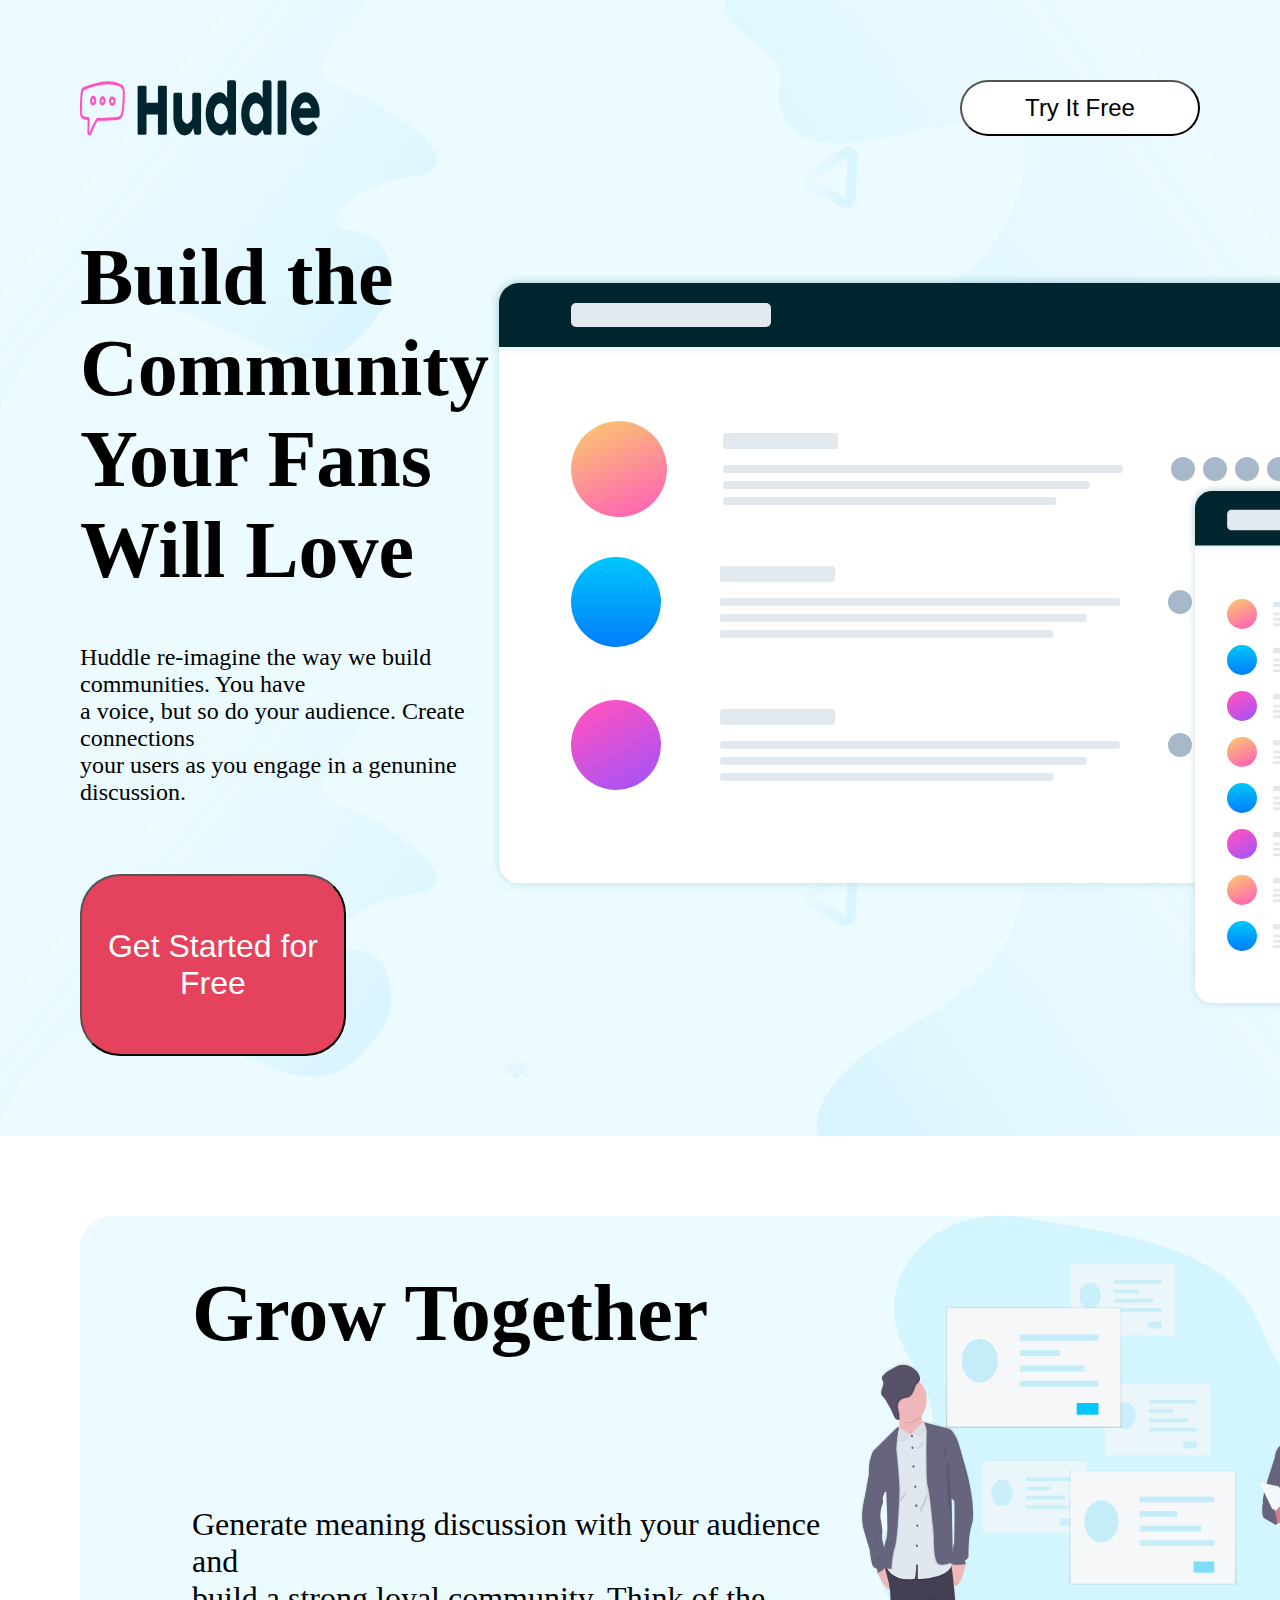
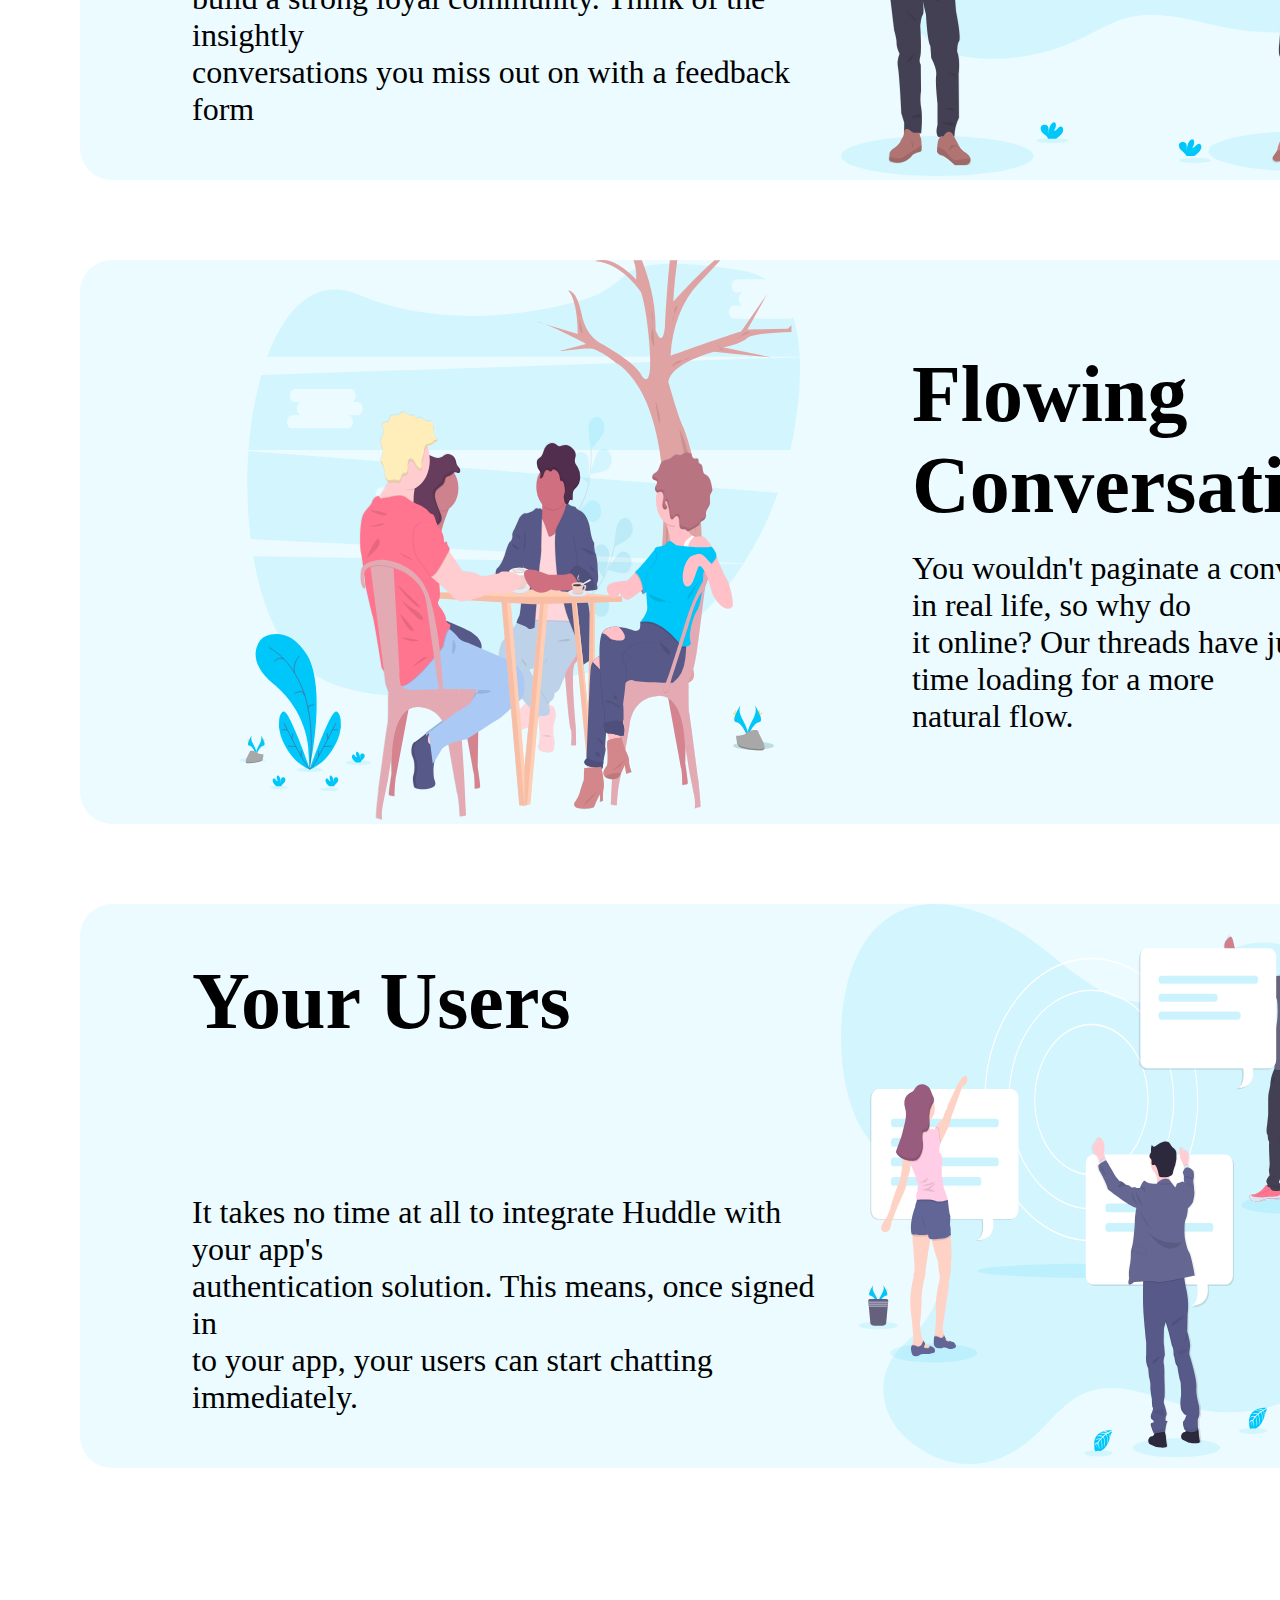
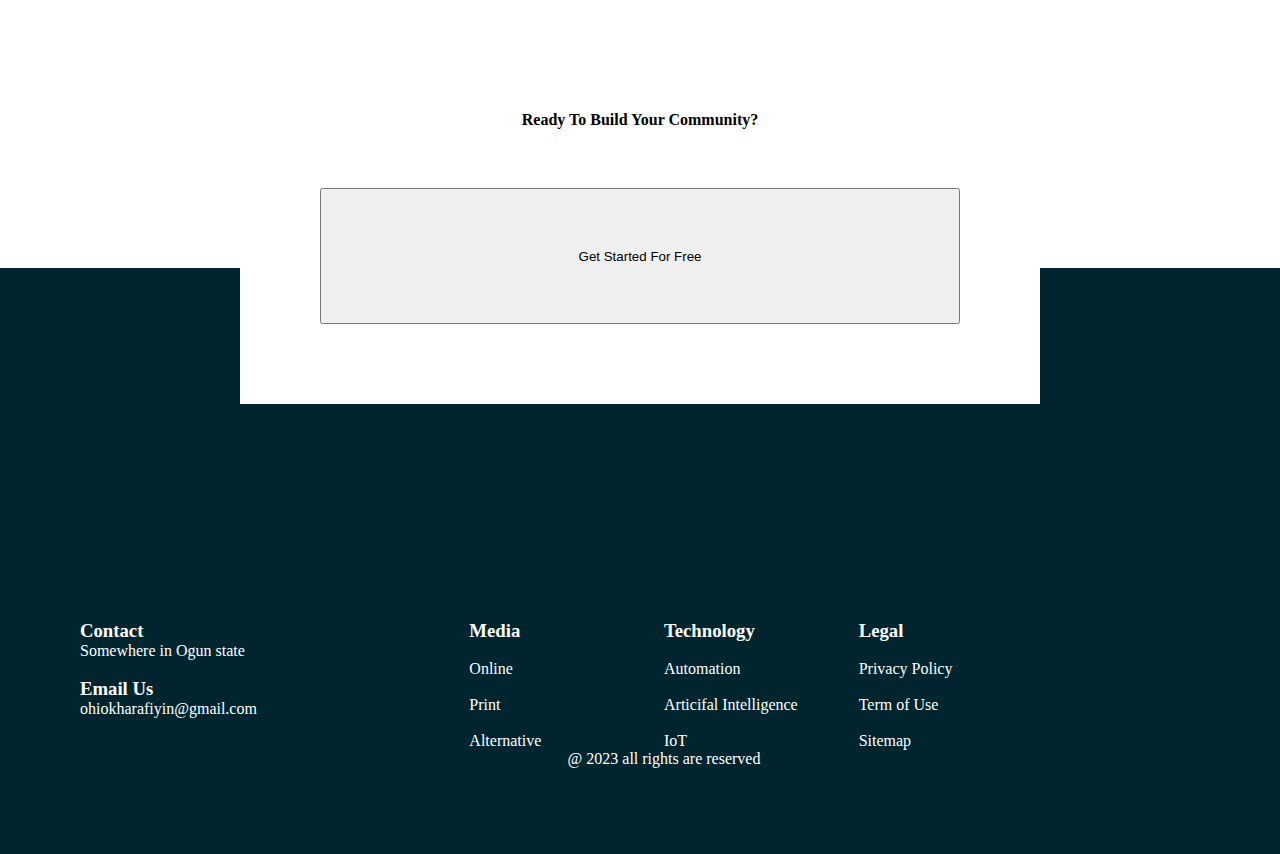
<file: index.html>
<!DOCTYPE html>
<html lang="en">
<head>
    <meta charset="UTF-8">
    <meta http-equiv="X-UA-Compatible" content="IE=edge">
    <meta name="viewport" content="width=device-width, initial-scale=1.0">
    <link rel="stylesheet" href="./style.css">
    <title>HLP</title>
</head>
<body>
    <div class="main">
        <div class="parent">
            <div class="header">
                <img src="./assets/images/logo.svg" alt="" class="logo">
                <button class="trial">Try It Free</button>
            </div>
            <div class="section">
                <div class="section1">
                    <h2 class="info1">
                        Build the Community <br> Your Fans Will Love
                    </h2>
                    <p class="info2">
                        Huddle re-imagine the way we build communities. You have<br> a voice, but so do your audience. Create connections <br> your users as you engage in a genunine discussion.
                    </p>
                    <button class="trial2">Get Started for Free</button>
                </div>
                <div class="section2">
                    <img src="./assets/images/illustration-mockups.svg" alt="" class="mockup">
                </div>
            </div>
        </div>
        <div class="content">
            <div class="cont1">
                <div class="cont1_caption">
                    <h3 class="headercont1">
                        Grow Together
                    </h3>
                    <p class="cont1p">
                        Generate meaning discussion with your audience and <br> build a strong loyal community. Think of the insightly <br> conversations you miss out on with a feedback form 
                    </p>
                </div>
                <div class="cont1_image">
                    <img src="./assets/images/illustration-grow-together.svg" alt="" class="g_image">
                </div>
            </div>
            <div class="cont2">
                <div class="cont2_image">
                    <img src="./assets/images/illustration-flowing-conversation.svg" alt="" class="f_image">
                </div>
                <div class="cont2_caption">
                    <h3 class="headercont2">
                        Flowing Conversations
                    </h3>
                    <p class="cont2p">
                        You wouldn't paginate a conversation in real life, so why do <br>it online? Our threads have just-in-time loading for a more <br> natural flow. 
                    </p>
                </div>
            </div>
            <div class="cont3">
                <div class="cont3_caption">
                    <h3 class="headercont3">
                        Your Users
                    </h3>
                    <p class="cont3p">
                        It takes no time at all to integrate Huddle with your app's <br> authentication solution. This means, once signed in <br> to your app, your users can start chatting immediately. 
                    </p>
                </div>
                <div class="cont3_image">
                    <img src="assets/images/illustration-your-users.svg" alt="" class="y_image">
                </div>
            </div>
        </div>
        <div class="footer">
            <div class="footer1">
                <div class="card">
                    <div class="card_header">
                        <h4 class="card_caption">Ready To Build Your Community?</h4>
                    </div>
                    <button class="trial3">Get Started For Free</button>
                </div>
            </div>
            <div class="footer2">
                <div class="footup">
                    <div class="red">
                        <h3 class="foot-address">Contact</h3>
                        <p class="foot-address-caption">Somewhere in Ogun state</p><br>
                        <h3 class="foot-mail">Email Us</h3>
                        <p class="foot-mail-captiom">ohiokharafiyin@gmail.com</p>
                    </div>
                    <div class="blue">
                        <h3 class="foot-title"> Media</h3><br>
                        <ul>
                            <li>Online</li> <br>
                            <li>Print</li><br>
                            <li>Alternative</li>
                        </ul>
                    </div>
                    <div class="yellow">
                        <h3 class="foot-title"> Technology</h3><br>
                        <ul>
                            <li>Automation</li> <br>
                            <li>Articifal Intelligence</li><br>
                            <li>IoT</li>
                        </ul>
                    </div>
                    <div class="green">
                        <h3 class="foot-title"> Legal</h3><br>
                        <ul>
                            <li>Privacy Policy</li> <br>
                            <li> Term of Use</li><br>
                            <li> Sitemap</li>
                        </ul>
                    </div>
                </div>
                <div class="footdown">@ 2023 all rights are reserved</div>
            </div>
        </div>
    </div>
</body>
</html>
</file>
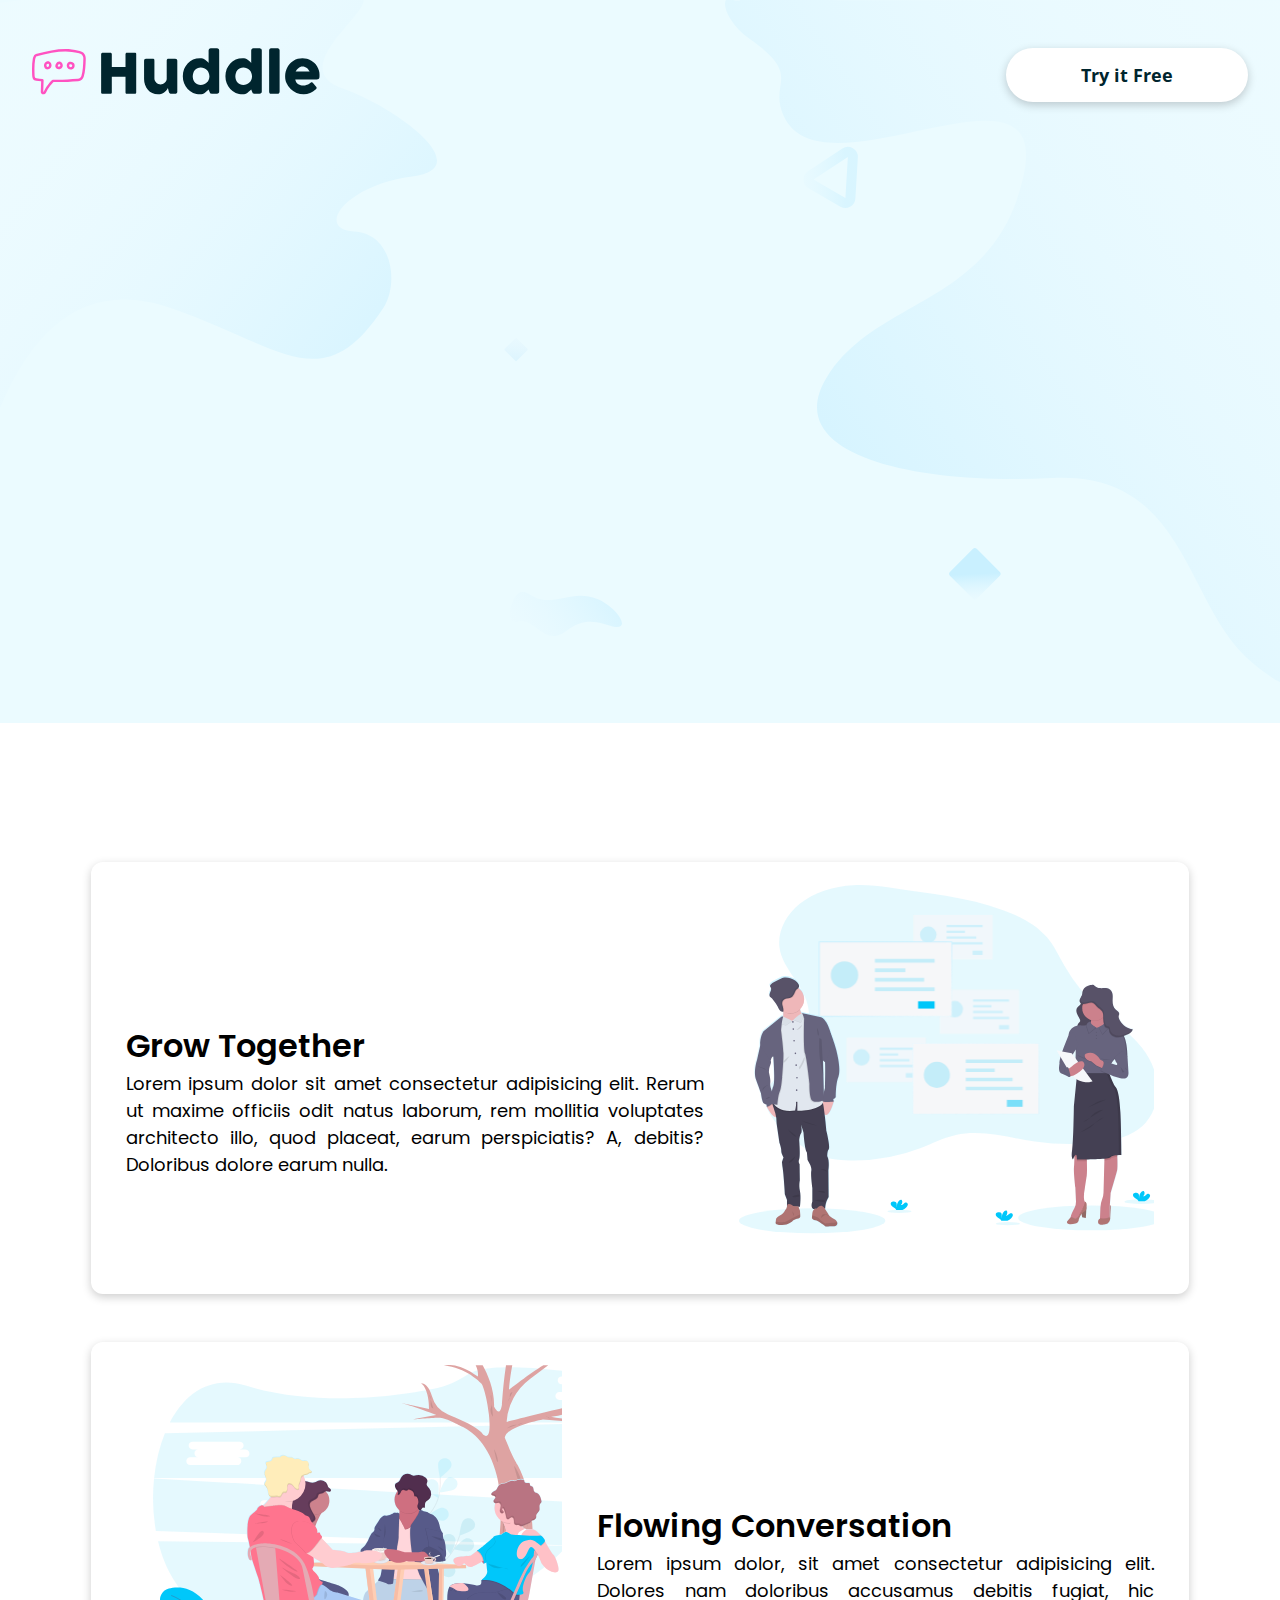
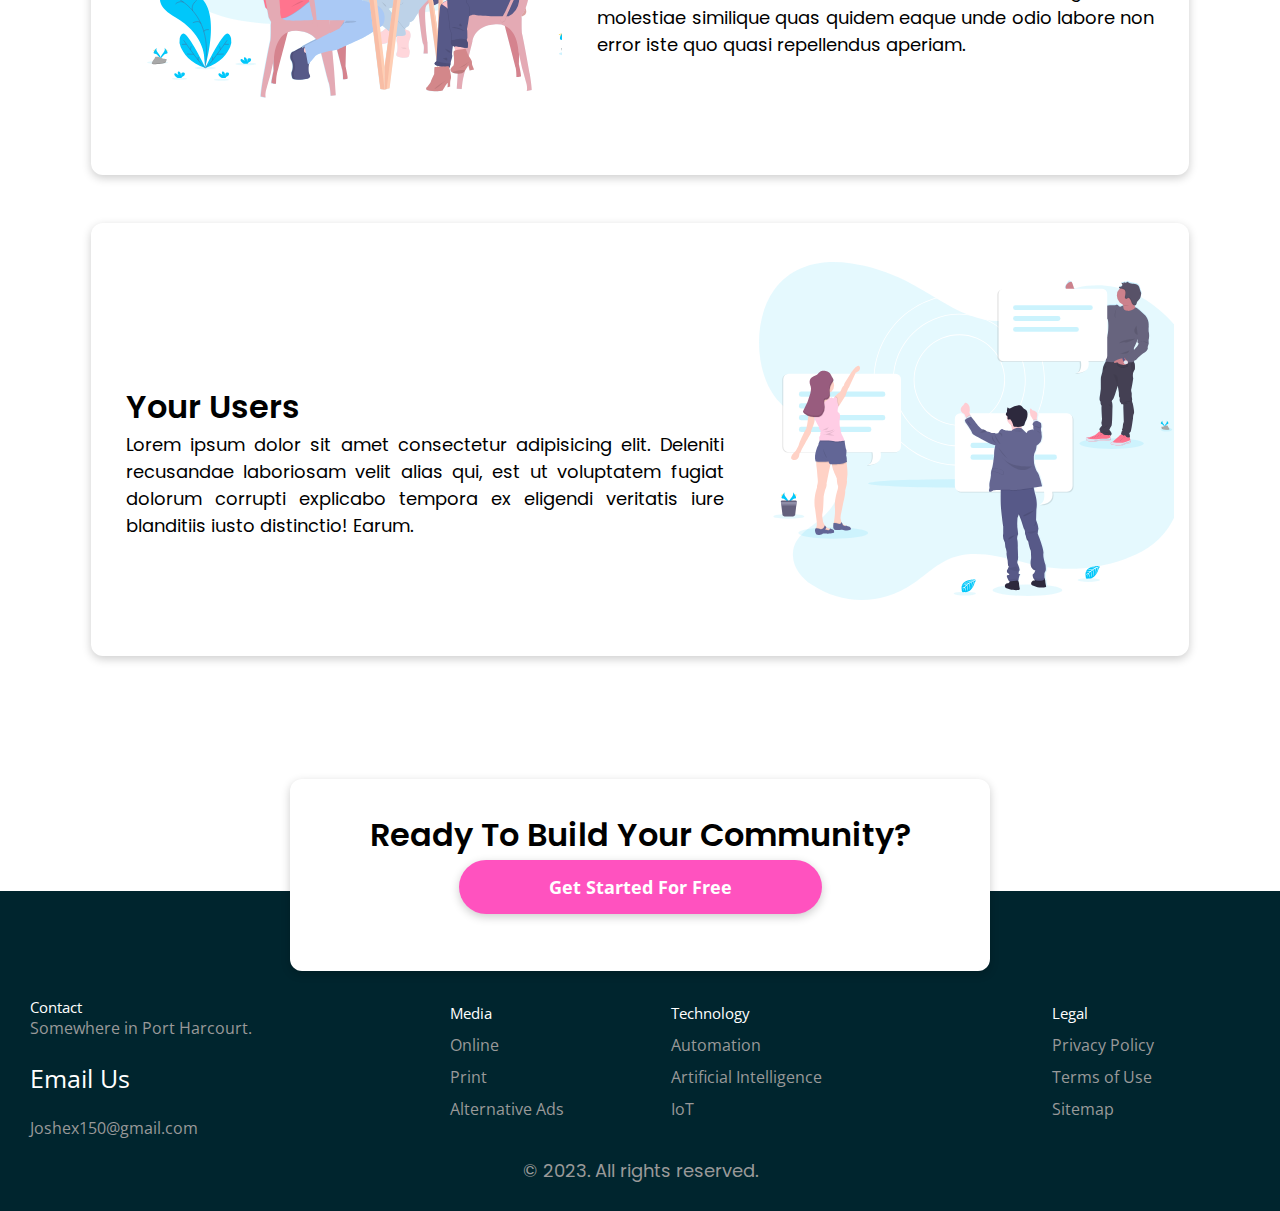
<file: test.html>
<!DOCTYPE html>
<html lang="en">

<head>
  <meta charset="UTF-8" />
  <meta name="viewport" content="width=device-width, initial-scale=1.0" />
  <!-- displays site properly based on user's device -->

  <link rel="icon" type="image/png" sizes="32x32" href="./images/favicon-32x32.png" />
  <link href='https://fonts.googleapis.com/css?family=Poppins' rel='stylesheet'>
  <link href='https://fonts.googleapis.com/css?family=Open+Sans' rel='stylesheet'>
  <title>
    Frontend Mentor | Huddle landing page with alternating feature blocks
  </title>

  <!-- Feel free to remove these styles or customise in your own stylesheet 👍 -->
  <style>
    :root {
      --primary: hsl(322, 100%, 66%);
      --Pale-Cyan: hsl(193, 100%, 96%);
      --Dark: hsl(192, 100%, 9%);
      --Blue: hsl(208, 11%, 55%);
    }

    * {
      padding: 0px;
      margin: 0 auto;
      font-family: 'Open Sans';
    }

    .header {
      font-family: 'Poppins';
    }

    p {
      font-size: 18px;
      font-weight: 400;
      font-family: 'Poppins';
    }

    h1 {
      text-align: none;
      font-weight: 600;
      font-family: 'Poppins';
    }


    .header-button {
      width: 242px;
      height: 54px;
      position: absolute;
      top: 3rem;
      right: 2rem;
      border-radius: 35px;
      border: 0px;
      color: var(--Dark);
      background: white;
      box-shadow: 0 3px 10px rgb(0 0 0 / 0.2);
      font-size: 18px;
      font-weight: 700;
    }

    .button-sec {
      width: 363px;
      height: 54px;
      border-radius: 35px;
      border: 0px;
      color: white;
      background: var(--primary);
      box-shadow: 0 3px 10px rgb(0 0 0 / 0.2);
      font-size: 18px;
      font-weight: 700;
    }

    .header-icon {
      position: absolute;
      top: 3rem;
      left: 2rem;
    }

    span {
      font-size: 25px;
    }

    .container {
      min-height: 19.4rem;
      background-color: var(--Pale-Cyan);
      width: 100%;
    }

    .card-container {
      padding: 5.67rem;
      min-height: fit-content;
      width: 100%;
    }

    .card {
      margin-top: 3rem;
      height: 432.73px;
      box-shadow: 0 3px 10px rgb(0 0 0 / 0.2);
      border-radius: 12px;
      z-index: 100;
      display: flex;
    }

    .card-content {
      width: 50%;
      min-height: 100%;
    }

    .first {
      flex: 88%;
      padding: 35px;
      /* position: relative; */
      top: 160px;
      text-align: center;
      text-align: justify;
      padding-top: 10rem;
      padding-bottom: 10rem;
    }

    .solo-card {
      position: relative;
      bottom: -5rem;
      height: 12rem;
      box-shadow: 0 3px 10px rgb(0 0 0 / 0.2);
      /* width: 466px; */
      margin-left: 290px;
      margin-right: 290px;
      border-radius: 12px;
      margin-top: -3rem;
      background: white;
      z-index: 10000;
      text-align: center;
      padding: 2rem;
    }

    .footer {
      position: relative;
      bottom: 0;
      min-height: 20rem;
      background-color: var(--Dark);
      display: flex;
      flex-flow: row wrap;
      padding: 106px 30px 20px 30px;
      color: #fff;
      width: 100%;
    }

    *,
    *:before,
    *:after {
      box-sizing: border-box;
    }

    html {
      font-size: 100%;
    }


    .footer>* {
      flex: 1 100%;
    }

    .footer__addr {
      margin-right: 1.25em;
      margin-bottom: 0em;
    }

    .footer__logo {
      font-family: 'Pacifico', cursive;
      font-weight: 400;
      text-transform: lowercase;
      font-size: 1.5rem;
    }

    .footer__addr h2 {
      /* margin-top: 1.3em; */
      font-size: 15px;
      font-weight: 400;
    }

    .nav__title {
      font-weight: 400;
      font-size: 15px;
    }

    .footer address {
      font-style: normal;
      color: #999;
    }

    .footer__btn {
      display: flex;
      align-items: center;
      justify-content: center;
      height: 36px;
      max-width: max-content;
      background-color: rgb(33, 33, 33, 0.07);
      border-radius: 100px;
      color: #2f2f2f;
      line-height: 0;
      margin: 0.6em 0;
      font-size: 1rem;
      padding: 0 1.3em;
    }

    .footer ul {
      list-style: none;
      padding-left: 0;
    }

    .footer li {
      line-height: 2em;
    }

    .footer a {
      text-decoration: none;
    }

    .footer__nav {
      display: flex;
      flex-flow: row wrap;
    }

    .footer__nav>* {
      flex: 1 50%;
      margin-right: 1em;
    }

    .nav__ul a {
      color: #999;
    }

    .nav__ul--extra {
      column-count: 2;
      column-gap: 1.25em;
    }

    .legal {
      display: flex;
      flex-wrap: wrap;
      color: #999;
    }

    .legal__links {
      display: flex;
      align-items: center;
    }

    .heart {
      color: #2f2f2f;
    }

    @media screen and (min-width: 24.375em) {
      .legal .legal__links {
        margin-left: auto;
      }
    }

    @media screen and (min-width: 40.375em) {
      .footer__nav>* {
        flex: 1;
      }

      .nav__item--extra {
        flex-grow: 2;
        padding-left: 22px;
      }

      .footer__addr {
        flex: 1 0px;
      }

      .footer__nav {
        flex: 2 0px;
      }
    }

    @media only screen and (max-width: 1051px) {
      h1 {
        font-size: larger;
      }
      svg {
        padding: 0px !important;
      }

      .first {
        text-align: center;
        padding: 10px;
      }

      .card {
        margin-top: 3rem;
        box-shadow: 0 3px 10px rgb(0 0 0 / 0.2);
        border-radius: 12px;
        z-index: 100;
        display: inline-table;
        padding: 20px 30px 20px 30px;
      }


      .solo-card {
        position: relative;
        bottom: -5rem;
        height: 12rem;
        box-shadow: 0 3px 10px rgb(0 0 0 / 0.2);
        width: 309px;
        margin-left: auto;
        margin-right: auto;
        border-radius: 12px;
        margin-top: -3rem;
        background: white;
        z-index: 10000;
        text-align: center;
        padding: 2rem;
      }

      .button-sec {
        width: auto;
        font-size: unset;
        padding: 10px;
      }

      .card-content {
        width: auto;
      }

      .card-container {
        padding: 2.67rem;
        height: 100%;
      }

      .header-button {
        width: auto;
        height: auto;
        position: absolute;
        top: 2.2rem;
        right: 2rem;
        border-radius: 35px;
        border: 0px;
        color: var(--Dark);
        background: white;
        box-shadow: 0 3px 10px rgb(0 0 0 / 0.2);
        font-size: large;
        font-weight: 700;
        padding: 10px;
      }
      .header-icon svg{
        width: 50%;
      }
    }
  </style>
</head>

<body style="width: 100%;">
  <div class="container">
    <svg width="auto" height="718" xmlns="http://www.w3.org/2000/svg">
      <defs>
        <linearGradient x1="137.029%" y1="129.104%" x2="50%" y2="50%" id="a">
          <stop stop-color="#FFF" stop-opacity="0" offset="0%" />
          <stop stop-color="#C9F0FF" offset="100%" />
        </linearGradient>
        <linearGradient x1="-160.796%" y1="-224.453%" x2="107.047%" y2="70.702%" id="b">
          <stop stop-color="#FFF" stop-opacity="0" offset="0%" />
          <stop stop-color="#DEF5FE" offset="100%" />
        </linearGradient>
        <linearGradient x1="-347.113%" y1="338.405%" x2="65.921%" y2="50%" id="c">
          <stop stop-color="#FFF" stop-opacity="0" offset="0%" />
          <stop stop-color="#C9F0FF" offset="100%" />
        </linearGradient>
        <linearGradient x1="-97.01%" y1="148.218%" x2="65.921%" y2="50%" id="d">
          <stop stop-color="#FFF" stop-opacity="0" offset="0%" />
          <stop stop-color="#C9F0FF" offset="100%" />
        </linearGradient>
        <linearGradient x1="-19.87%" y1="-6.768%" x2="117.594%" y2="100%" id="e">
          <stop stop-color="#FFF" stop-opacity="0" offset="0%" />
          <stop stop-color="#C9F0FF" offset="100%" />
        </linearGradient>
        <linearGradient x1="119.936%" y1="0%" x2="0%" y2="84.589%" id="f">
          <stop stop-color="#FFF" stop-opacity="0" offset="0%" />
          <stop stop-color="#C9F0FF" offset="100%" />
        </linearGradient>
        <linearGradient x1="-89.026%" y1="77.649%" x2="137.149%" y2="17.758%" id="g">
          <stop stop-color="#FFF" stop-opacity="0" offset="0%" />
          <stop stop-color="#C9F0FF" offset="100%" />
        </linearGradient>
      </defs>
      <g transform="translate(0 -20)" fill="none" fill-rule="evenodd">
        <rect fill="url(#a)" transform="rotate(45 974.87 593.87)" x="955.87" y="574.87" width="38" height="38" rx="3" />
        <rect fill="url(#b)" transform="rotate(45 516.02 369.542)" x="507.521" y="361.042" width="17" height="17"
          rx="1" />
        <path
          d="M1331.962 291.251l12.264 24.528a2 2 0 0 1-1.789 2.894h-24.528a2 2 0 0 1-1.788-2.894l12.264-24.528a2 2 0 0 1 3.577 0z"
          stroke="url(#c)" stroke-width="10" opacity=".543" transform="rotate(30 1330.173 303.173)" />
        <path
          d="M844.672 172.644l18.41 36.82a5 5 0 0 1-4.472 7.236h-36.82a5 5 0 0 1-4.472-7.236l18.41-36.82a5 5 0 0 1 8.944 0z"
          stroke="url(#d)" stroke-width="10" opacity=".543" transform="rotate(30 840.2 190.2)" />
        <path
          d="M0 428c38.952-92.623 95.85-125.954 170.692-99.992 112.265 38.943 152.14 91.606 212.59 0 15.672-23.751 9.865-74.51-29.279-76.526-39.144-2.016-9.251-46.316 58.144-55.007 67.395-8.691-18.096-70.062-69.395-87.898-53.275-18.522 15.159-67.282 20.444-85.903 8.58-30.232-112.485-30.232-363.196 0V428z"
          fill="url(#e)" />
        <path
          d="M1440 738c-87.498-1.025-152.016-21.183-193.555-60.474-62.308-58.935-61.792-186.387-194.636-179.419-132.843 6.968-274.802-21.538-224.4-101.821 50.402-80.284 168.127-70.332 196.264-201.192 28.136-130.86-202.236 27.165-240.286-59.848-14.858-33.98 20.409-38.561-34.273-76.79-18.153-12.69-26.931-31.08-23.312-38.228 1.744-3.445 7.924 1.578 14.37 0 20.466-5.013 63.76 0 107.641 0H1440V738z"
          fill="url(#f)" />
        <path
          d="M520.396 612.23c8.7-1.82 11.409 7.778 27.275 7.778 15.866 0 29.975-9.065 49.61-1.072 19.636 7.994 35.523 32.21 15.406 27.541-11.882-2.758-26.578-11.167-46.816 4.842-20.239 16.008-32.349-14.56-47.511-9.869-15.163 4.692-6.735-27.386 2.036-29.22z"
          fill="url(#g)" />
      </g>
    </svg>
    <header class="header">
      <div class="header-icon">
        <svg width="100%" height="100%" viewBox="0 0 250 250" xmlns="http://www.w3.org/2000/svg">
          <g fill-rule="nonzero" fill="none">
            <path
              d="M27.967.879C20.242.875 12.182 2.615 4.047 4.872c-1.033.208-2.041.884-2.574 1.72C.983 7.38.805 8.171.652 9c-.79 4.428-.694 8.776-.53 13.594.036 1.103.2 2.41.715 3.205.538.803 1.46 1.313 2.561 1.48a95.99 95.99 0 0 0 4.232.525l-.312 8.698c-.048.692.29 1.267.71 1.598.376.286.795.413 1.225.445.86.065 1.869-.303 2.37-1.257 2.195-4.224 3.572-6.089 6.317-8.895 7.158.176 13.407-.222 20.482-.745 2.501-.065 4.218-2.11 4.672-3.743 1.357-4.232 1.568-9.456 1.712-14.737.061-2.093-.665-4.148-1.95-5.234-1.222-.991-2.702-1.35-4.058-1.718C35.031 1.363 31.263.905 27.967.879zm10.29 3.31c1.358.369 2.555.724 3.31 1.337 1.26 1.339 1.218 2.23 1.2 3.675-.142 5.122-.388 10.093-1.544 13.86-.498 1.405-1.366 2.405-3.006 2.556-7.208.533-13.462.945-20.707.739a1.032 1.032 0 0 0-.763.302c-3.044 3.074-4.601 5.21-6.921 9.676-.054.102-.171.164-.315.175-.097-.005-.136-.08-.142-.148l.314-9.432c.019-.509-.401-.995-.907-1.05a95.48 95.48 0 0 1-5.06-.62c-.726-.111-.994-.31-1.193-.606-.346-.825-.338-1.335-.365-2.128-.162-4.775-.242-8.948.491-13.1.068-.614.298-1.242.542-1.767.404-.632 1.023-.725 1.644-.897 7.956-2.197 15.74-3.84 23.068-3.845 3.592.13 7.364.49 10.354 1.273zm-27.479 8.09c-1.096 1.313-.987 3.096-.14 4.29.442.625 1.132 1.128 1.972 1.242 1.091.09 1.783-.352 2.53-.86 1.353-1.176 1.49-3.228.461-4.71-.524-.755-1.362-1.208-2.218-1.24-1.172.012-1.968.535-2.605 1.277zm11.856-1.072c-1.092.035-1.975.791-2.514 1.607-.617.933-.977 2.101-.478 3.246.96 2.203 4.277 2.176 5.6-.063.61-1.032.454-2.205 0-3.056-.452-.85-1.136-1.543-2.131-1.702a2.494 2.494 0 0 0-.477-.032zm9.625.207c-.34-.008-.69.024-1.018.111-1.312.35-2.429 1.704-2.26 3.437.086.872.487 1.722 1.21 2.308.723.585 1.773.847 2.88.62 1.272-.26 2.06-1.285 2.323-2.275.263-.99.197-1.999-.414-2.817a3.47 3.47 0 0 0-2.72-1.384zm-18.965 1.623c.245.002.438.08.637.366.445.642.321 1.615-.128 2.005-.447.39-.726.424-.922.398-.196-.027-.395-.162-.573-.414-.34-.48-.44-1.256.007-1.81.238-.316.675-.513.98-.545zm9.483.223c.038.006.464.253.668.636.204.383.242.739.048 1.066-.577.976-1.804.712-1.99.287-.07-.162-.017-.813.32-1.32.335-.509.757-.7.954-.67zm10.564.748c.062.083.213.64.096 1.082-.118.442-.31.715-.78.811-.602.124-.94 0-1.193-.207-.254-.205-.425-.552-.462-.923-.09-.92.24-1.133.764-1.273.61-.15 1.3.112 1.575.51z"
              fill="#FF52C1" />
            <path
              d="M57.61 4.996c.016-.26.111-.494.287-.701a.875.875 0 0 1 .701-.31h6.826c.23 0 .467.096.712.287a.883.883 0 0 1 .368.724v10.893h11.421V4.996c0-.276.096-.513.287-.712.192-.2.44-.3.747-.3h6.734c.306 0 .574.077.804.23.23.154.345.399.345.736V37.1c0 .337-.1.59-.3.758-.198.169-.459.253-.78.253h-6.803c-.306 0-.555-.084-.747-.253-.191-.168-.287-.42-.287-.758V24.047H66.504V37.1c0 .322-.104.57-.31.747-.207.176-.487.264-.84.264h-6.756c-.643 0-.972-.299-.988-.896V4.996zm62.875 32.725c-.199.168-.41.275-.632.321a3.123 3.123 0 0 1-.631.07h-3.47c-.276 0-.514-.05-.713-.15-.2-.1-.368-.234-.506-.402a2.384 2.384 0 0 1-.344-.575 4.884 4.884 0 0 1-.23-.666l-.712-2.942c-.23.475-.563 1.015-1 1.62a8.495 8.495 0 0 1-1.666 1.7c-.674.53-1.479.974-2.413 1.334-.935.36-2.007.54-3.218.54-1.746 0-3.332-.337-4.757-1.011a10.904 10.904 0 0 1-3.642-2.758c-1.003-1.164-1.781-2.524-2.332-4.08-.552-1.554-.828-3.213-.828-4.974V10.695c0-.582.127-1.022.38-1.321.252-.299.654-.448 1.206-.448h5.308c.66 0 1.111.11 1.356.333.245.222.368.655.368 1.298v14.96c0 .66.15 1.284.448 1.874.299.59.693 1.11 1.184 1.562.49.452 1.045.809 1.666 1.069.62.26 1.252.39 1.896.39.551 0 1.122-.13 1.712-.39a6.361 6.361 0 0 0 1.631-1.046c.498-.436.908-.95 1.23-1.54.322-.59.482-1.214.482-1.872V10.626c0-.26.05-.52.15-.781.1-.26.249-.46.448-.598.199-.122.387-.206.563-.252.176-.046.38-.07.609-.07h5.194c.658 0 1.133.162 1.424.483.291.322.437.751.437 1.287v25.716c0 .29-.065.559-.195.804s-.31.437-.54.574l.137-.068zm26.681-3.172c-.414.414-.87.858-1.367 1.333-.498.475-1.046.92-1.643 1.333a9.3 9.3 0 0 1-1.93 1.023 6.097 6.097 0 0 1-2.23.402c-2.083 0-4.002-.39-5.757-1.172a13.777 13.777 0 0 1-4.527-3.206c-1.264-1.356-2.252-2.953-2.964-4.792-.713-1.838-1.069-3.814-1.069-5.929 0-2.13.356-4.11 1.069-5.94.712-1.83 1.7-3.424 2.964-4.78a13.635 13.635 0 0 1 4.527-3.194c1.755-.774 3.674-1.161 5.757-1.161.843 0 1.613.123 2.31.368a8.51 8.51 0 0 1 1.907.942c.575.383 1.103.816 1.586 1.298.482.483.938.954 1.367 1.414V1.985c0-.49.15-.903.448-1.24.299-.338.747-.506 1.345-.506h5.17c.2 0 .41.042.632.126.222.085.425.203.61.357.183.153.332.337.447.551.115.215.173.452.173.712v34.357c0 1.18-.62 1.77-1.862 1.77h-4.504c-.306 0-.544-.04-.712-.116a1.13 1.13 0 0 1-.426-.333 2.319 2.319 0 0 1-.31-.551 17.13 17.13 0 0 0-.344-.77l-.667-1.793zm-13.214-11.008a8.39 8.39 0 0 0 .471 2.839c.314.88.762 1.643 1.345 2.286a6.384 6.384 0 0 0 2.102 1.528c.82.376 1.728.563 2.724.563.98 0 1.903-.176 2.769-.528a7.058 7.058 0 0 0 2.263-1.46 7.256 7.256 0 0 0 1.552-2.194c.39-.843.609-1.747.655-2.712v-.322a7.26 7.26 0 0 0-.552-2.803 7.427 7.427 0 0 0-1.528-2.344 7.242 7.242 0 0 0-2.298-1.597 6.977 6.977 0 0 0-2.861-.586c-.996 0-1.904.195-2.724.586-.82.39-1.52.923-2.102 1.597a7.236 7.236 0 0 0-1.345 2.344 8.35 8.35 0 0 0-.47 2.803zm48.72 11.008c-.414.414-.87.858-1.368 1.333-.498.475-1.046.92-1.643 1.333a9.3 9.3 0 0 1-1.93 1.023 6.097 6.097 0 0 1-2.23.402c-2.083 0-4.002-.39-5.756-1.172a13.777 13.777 0 0 1-4.528-3.206c-1.263-1.356-2.252-2.953-2.964-4.792-.712-1.838-1.069-3.814-1.069-5.929 0-2.13.357-4.11 1.069-5.94s1.7-3.424 2.964-4.78a13.635 13.635 0 0 1 4.528-3.194c1.754-.774 3.673-1.161 5.756-1.161.843 0 1.613.123 2.31.368a8.51 8.51 0 0 1 1.907.942c.575.383 1.103.816 1.586 1.298.483.483.938.954 1.367 1.414V1.985c0-.49.15-.903.448-1.24.3-.338.747-.506 1.345-.506h5.17c.2 0 .41.042.632.126.223.085.426.203.61.357.183.153.333.337.448.551.114.215.172.452.172.712v34.357c0 1.18-.62 1.77-1.862 1.77h-4.504c-.306 0-.544-.04-.712-.116a1.13 1.13 0 0 1-.425-.333 2.319 2.319 0 0 1-.31-.551 17.13 17.13 0 0 0-.345-.77l-.667-1.793zm-13.215-11.008a8.39 8.39 0 0 0 .471 2.839c.315.88.763 1.643 1.345 2.286a6.384 6.384 0 0 0 2.103 1.528c.82.376 1.727.563 2.723.563.98 0 1.903-.176 2.769-.528a7.058 7.058 0 0 0 2.264-1.46 7.256 7.256 0 0 0 1.55-2.194c.391-.843.61-1.747.656-2.712v-.322a7.26 7.26 0 0 0-.552-2.803 7.427 7.427 0 0 0-1.528-2.344 7.242 7.242 0 0 0-2.298-1.597 6.977 6.977 0 0 0-2.861-.586c-.996 0-1.904.195-2.723.586-.82.39-1.521.923-2.103 1.597a7.236 7.236 0 0 0-1.345 2.344 8.35 8.35 0 0 0-.47 2.803zM197.61 2.008c0-.49.122-.903.367-1.24.246-.338.667-.506 1.264-.506h5.63c.154 0 .315.042.483.126a1.7 1.7 0 0 1 .471.357c.146.153.268.337.368.551.1.215.15.452.15.712v34.334c0 .582-.165 1.022-.495 1.321-.329.299-.754.448-1.275.448h-5.332c-.597 0-1.018-.15-1.264-.448-.245-.299-.367-.74-.367-1.321V2.008zm38.7 32.61a15.31 15.31 0 0 1-4.55 2.907 13.87 13.87 0 0 1-5.355 1.046c-2.1 0-4.083-.383-5.952-1.15a15.494 15.494 0 0 1-4.918-3.182 15.273 15.273 0 0 1-3.355-4.792c-.828-1.838-1.241-3.837-1.241-5.998 0-1.348.164-2.654.494-3.918a15.45 15.45 0 0 1 1.402-3.55 15.055 15.055 0 0 1 2.206-3.045 13.957 13.957 0 0 1 2.907-2.379 14.327 14.327 0 0 1 3.493-1.54 14.084 14.084 0 0 1 3.975-.551c1.272 0 2.505.169 3.7.506 1.195.337 2.318.812 3.367 1.424 1.05.613 2.01 1.349 2.884 2.207a14.896 14.896 0 0 1 2.252 2.815 13.58 13.58 0 0 1 1.46 3.263c.344 1.157.517 2.348.517 3.573 0 .797-.012 1.448-.035 1.954-.023.505-.142.908-.356 1.206-.215.3-.57.506-1.069.62-.498.116-1.23.173-2.194.173h-16.546c.153.98.463 1.8.93 2.46a5.842 5.842 0 0 0 1.62 1.573c.613.391 1.264.67 1.954.84a8.24 8.24 0 0 0 1.953.252c.552 0 1.118-.058 1.7-.172a12.179 12.179 0 0 0 1.69-.46 9.557 9.557 0 0 0 1.493-.667c.452-.252.816-.517 1.092-.792.245-.2.456-.349.632-.449.176-.1.364-.149.563-.149.2 0 .402.07.61.207a4.8 4.8 0 0 1 .7.597l2.436 2.758c.168.2.276.38.322.54.046.161.069.326.069.494 0 .307-.085.571-.253.793a2.89 2.89 0 0 1-.598.586zm-11.054-19.143c-.598 0-1.176.119-1.735.356a6.547 6.547 0 0 0-1.575.954c-.49.398-.93.85-1.321 1.356a8.315 8.315 0 0 0-.954 1.54h11.743a13.536 13.536 0 0 0-1.045-1.655 7.081 7.081 0 0 0-1.287-1.333 5.558 5.558 0 0 0-1.655-.896c-.62-.215-1.344-.322-2.171-.322z"
              fill="#00252E" />
          </g>
        </svg></div>
      <div><button class="header-button">Try it Free</button></div>
    </header>
  </div>
  <div class="card-container">
    <div class="card" style="flex-direction: row-reverse;">
      <div class="card-content" >
        <svg xmlns="http://www.w3.org/2000/svg" xmlns:xlink="http://www.w3.org/1999/xlink" version="1.1"
          viewBox="0 0 1000 1000" xml:space="preserve" style="
            margin-top: 6px;
            padding-top: 17px;
            padding-right: 35px;
            height: 100%;
        ">
          <defs>
            <linearGradient id="a" x1="352.43" y1="317.15" x2="352.43" y2="135.71" gradientUnits="userSpaceOnUse">
              <stop offset="0" stop-color="gray" stop-opacity=".25" />
              <stop offset=".54" stop-color="gray" stop-opacity=".12" />
              <stop offset="1" stop-color="gray" stop-opacity=".1" />
            </linearGradient>
            <linearGradient id="b" x1="569.83" y1="551.49" x2="569.83" y2="380.82" xlink:href="#a" />
            <linearGradient id="c" x1="171.5" y1="319.2" x2="171.5" y2="319.02" xlink:href="#a" />
            <linearGradient id="d" x1="228.01" y1="853.75" x2="228.01" y2="250.26" xlink:href="#a" />
            <linearGradient id="e" x1="944.05" y1="849.94" x2="944.05" y2="268.42" xlink:href="#a" />
          </defs>
          <ellipse cx="176" cy="807.85" rx="176" ry="29.99" fill="#00c7fa" opacity=".1" />
          <ellipse cx="847.47" cy="800.75" rx="176" ry="29.99" fill="#00c7fa" opacity=".1" />
          <path
            d="M274.41.46c-46 2.46-92.48 15.9-128.37 44.79-31.49 25.36-54.2 65.23-48.66 105.29 6.54 47.29 48.73 81.69 64.38 126.8 10.07 29 8.5 61 1.91 91-4.24 19.33-10.76 38.68-23.29 54-22.57 27.56-63.3 40.86-74.39 74.71-12.06 36.81 18.33 72.91 46.88 99.09 22.79 20.89 46.66 41.68 75.38 53.13 21 8.38 43.79 11.39 66.38 12.59a442.71 442.71 0 0 0 183-29.24c27.91-10.83 54.91-24.56 84.12-31.09 62.25-13.92 126.3 6.15 189.39 15.55a566.44 566.44 0 0 0 163.17.48c34.06-4.86 69.25-13.63 94.9-36.55 26-23.27 39-59.29 37.56-94.19s-16.16-68.5-37.84-95.9c-28-35.39-66.62-60.57-100.22-90.73a433.34 433.34 0 0 1-86.22-106.58c-13.2-23-24.43-47.41-41.53-67.66-26.67-31.56-65.35-50.33-104-64.83-89.16-33.4-181.64-40.2-274.6-54.96-29.05-4.63-58.52-7.24-87.95-5.7z"
            fill="#00c7fa" opacity=".1" />
          <g opacity=".7">
            <path fill="#f6f7f9" d="M258.54 367.11H449.5v106.71H258.54z" />
            <circle cx="294.49" cy="414.48" r="19.88" fill="#00c7fa" opacity=".2" />
            <path fill="#00c7fa"
              d="M338.61 390.92h86.62v5.45h-86.62zM338.61 404.81h44.13v5.45h-44.13zM338.61 418.7h71.37v5.45h-71.37zM338.61 432.59h86.62v5.45h-86.62zM401.27 452.64h23.97v10.53h-23.97z"
              opacity=".2" />
            <path fill="#f6f7f9" d="M419.31 72.2h190.96v106.71H419.31z" />
            <circle cx="455.27" cy="119.57" r="19.88" fill="#00c7fa" opacity=".2" />
            <path fill="#00c7fa"
              d="M499.39 96.01h86.62v5.45h-86.62zM499.39 109.9h44.13v5.45h-44.13zM499.39 123.79h71.37v5.45h-71.37zM499.39 137.69h86.62v5.45h-86.62zM562.04 157.73h23.97v10.53h-23.97z"
              opacity=".2" />
            <path fill="#f6f7f9" d="M482.87 251.36h190.96v106.71H482.87z" />
            <circle cx="518.82" cy="298.74" r="19.88" fill="#00c7fa" opacity=".2" />
            <path fill="#00c7fa"
              d="M562.95 275.18h86.62v5.45h-86.62zM562.95 289.07h44.13v5.45h-44.13zM562.95 302.96h71.37v5.45h-71.37zM562.95 316.85h86.62v5.45h-86.62zM625.6 336.9h23.97v10.53H625.6z"
              opacity=".2" />
          </g>
          <path fill="url(#a)" d="M191.88 135.71h321.11v181.44H191.88z" />
          <path fill="#f6f7f9" d="M194.15 137.96h316.6v176.93h-316.6z" />
          <circle cx="253.75" cy="216.51" r="32.96" fill="#00c7fa" opacity=".2" />
          <path fill="#00c7fa"
            d="M326.92 177.44h143.62v9.03H326.92zM326.92 200.48h73.16v9.03h-73.16zM326.92 223.51h118.33v9.03H326.92zM326.92 246.54h143.62v9.03H326.92z"
            opacity=".2" />
          <path fill="#00c7fa" d="M430.79 279.78h39.74v17.46h-39.74z" />
          <path fill="url(#b)" d="M417.12 380.82h305.42v170.67H417.12z" />
          <path fill="#f6f7f9" d="M419.23 381.99h301.2v168.32h-301.2z" />
          <circle cx="475.94" cy="456.72" r="31.36" fill="#00c7fa" opacity=".2" />
          <path fill="#00c7fa"
            d="M545.54 419.55h136.63v8.59H545.54zM545.54 441.47h69.6v8.59h-69.6zM545.54 463.38h112.57v8.59H545.54zM545.54 485.29h136.63v8.59H545.54z"
            opacity=".2" />
          <path fill="#00c7fa" d="M644.36 516.91h37.81v16.61h-37.81z" opacity=".5" />
          <path d="M171.13 319l.74.16a1 1 0 0 0-.74-.16z" transform="translate(-88.27 -31.08)" fill="url(#c)"
            opacity=".1" />
          <path
            d="M325.85 435.17c-2.21-14.84-15.69-49.46-15.69-49.46-.24-1-.5-2.06-.8-3.08-9.57-32.89-22.81-35.8-22.81-35.8l-47.43-10.11a3.54 3.54 0 0 1 1 .94l-.75.12a18.57 18.57 0 0 1-4.16-9c-.09-.49-.17-1-.23-1.52a33.35 33.35 0 0 0-2.72-50.16c-.49-.39-1-.76-1.52-1.13 2.24-2.37 2.31-5.68.64-9-3.74-7.77-11.86-12.68-20.22-15.07-6.38-1.83-13.3-2.42-19.62-.42-3.61 1.14-6.89 3.07-10.27 4.76-6.3 3.15-13.24 5.64-18 10.81-1.11 1.21-2.12 2.75-1.8 4.34.25 1.19 1.18 2.1 1.79 3.16 1.35 2.36 1 5.33.09 7.9s-2.29 5-2.94 7.6-.39 5.74 1.59 7.62a34.37 34.37 0 0 0 3 2.1 15.27 15.27 0 0 1 2.83 3.17l5.62 7.59a77.57 77.57 0 0 1 7 10.69c1.39 2.75 2.48 5.7 4.35 8.16a12.82 12.82 0 0 0 1.87 2c-.18-.07-.37-.13-.55-.21a8.51 8.51 0 0 0 6.28 2.41h.28a1.71 1.71 0 0 0 1.15-.47v1c.1 3.65.09 7.53-.17 11.17l-.44-.22a3.81 3.81 0 0 0-4.09.43l-43.69 35s-9.49 13-8.17 35.4l-7.65 33.62s-9.57 28.53-2.21 48.9 11.63 32 11.63 32 2.94 23.14 7.36 25 6.33 2.92 6.33 2.92l.88 5.53s.29.53.81 1.45c3.22 5.59 15.13 25.33 22.06 23.23a89.83 89.83 0 0 1 1.13 16.21l6.84 46s4.78 12.51 4.49 19.06 5.59 15.87 5.59 15.87a30.34 30.34 0 0 0-2.94 21.39c2.8 12.23 6.33 68.69 6.33 68.69l5.15 13.68-.15 16a15.34 15.34 0 0 1-3.16 7.1c-3.32 3.6-3.1 7.76-11 12.67s-13 6.76-13 13.31a17.27 17.27 0 0 1-.24 2.7c-.74 4.79-2.17 7.37 12.5 8.77 17.22 1.63 28.7-9.61 28.7-9.61s2.53-4.59 14.46-6.44c0 0 4.07-.22 4.3-3.83.08-1.24.06-3.62-.05-6.24-.19-5-.67-10.82-1.3-11.11-.79-.35-2.19-5.38-2.67-7.2h3.32s3.09-23.14 0-38.14-.29-25.61-.29-25.61l-.59-39.58s-4.17-4.23-.9-11.93 0-45.84 0-45.84 1.19-13.68 4.57-16.88.17-20.05 0-20.93l6 20.2s2.65 40.17 8.25 47.45l1.62 18.18s11.48 16.74 9.27 25.77 2.36 41.62 2.36 41.62v33.33s-5.16 13.39 2.06 18.19l3.11-.12c-1.06 1-1.82 2.39-3 3.62-1.38 1.42-2.16 6.82-2.6 11.46-.37 3.93-.49 7.31-.49 7.31s3.09 4.91 8.83 5.24 24.73 14.85 24.73 14.85 18.78 0 23.63-1l.29-.07a6.41 6.41 0 0 0 3.66-3 7.64 7.64 0 0 0 .89-5.5c-.61-2.87-2.88-6-7.93-8.69-12.59-6.65-14.46-12.87-14.46-12.87l-8.25-12.36h1.18s-.73-13.1 8.24-27.8l-.58-64.76s3.67-22.27-2.65-34.35c0 0-.52-12.81 3.71-16.74s-5.63-43.66-5.63-43.66-2-21.32-4.44-40.78c9.93 9.42 20.24-24.51 22-30.54h.26s-.05-.16-.12-.44.12-.43.12-.43c0-.05-2.2-7.85-.59-6.26s5.6-4.36 5.6-4.36-.59-32.46 6.33-48.82-3.12-56.15-3.12-56.15zm-29.59 20.65l.05-.09c1 19.82-.2 62.11-.2 62.11s-1.36 5.42-2.82 11.8l-1.05-40.18-1-37.84zm-126.73-13.66s5 62.58 0 71.6c-1.43 2.57-2.62 7.14-3.61 12.37-1.65-4.34-5.15-14.53-3.9-19.93 1.62-7-3.24-25.33-3.24-25.76s-.44-10.19 3.09-17.69 1.18-10.7 1.18-10.7 2.95-12.22 6.48-9.89z"
            transform="translate(-88.27 -31.08)" fill="url(#d)" />
          <path
            d="M93.44 552.02c-4.35 19.16-21.69-9.82-25.64-16.77l-.8-1.44 1.88-8.81 9.94-4.05a27.45 27.45 0 0 1 4.44 2.9c5.47 4.24 13.54 13.33 10.18 28.17zM227.94 520.66l-.11.43c0 .13-.09.28-.14.47-1.7 6-11.81 39.66-21.57 30.31-10.68-10.26-5.49-33.82-5.49-33.82h.1l22.47-2.3 4.45 4.58z"
            fill="#efb7b9" />
          <path
            d="M214.94 686.37l.57 64.28c-8.8 14.6-8.09 27.6-8.09 27.6l-29 1.15c-7.08-4.76-2-18.05-2-18.05v-33.09s-4.53-32.34-2.37-41.34-9.1-25.57-9.1-25.57l-1.58-18.05c-5.5-7.22-8.1-47.1-8.1-47.1l-5.91-20c.15.87 3.22 17.68 0 20.77s-4.48 16.76-4.48 16.76 3.18 37.85 0 45.5.86 12 .86 12l.59 39.29s-2.75 10.55.28 25.43 0 37.85 0 37.85h-31.2l.14-16-5.05-13.58s-3.47-56.05-6.21-68.18a30.44 30.44 0 0 1 2.88-21.24s-5.77-9.25-5.48-15.75-4.41-18.92-4.41-18.92l-6.72-45.65a88.55 88.55 0 0 0-3.32-26c-3.91-13-9.68-30.05-9.68-30.05l6.52.58 32.92 2.93s80-5.38 83.61-.91a14.93 14.93 0 0 1 1.52 4.66c3.59 16.15 8.34 66.71 8.34 66.71s9.68 39.44 5.52 43.34-3.64 16.61-3.64 16.61c6.2 11.92 2.59 34.02 2.59 34.02z"
            fill="#444053" />
          <path
            d="M147.29 798.14c-.23 3.58-4.23 3.8-4.23 3.8-11.7 1.84-14.18 6.4-14.18 6.4s-11.27 11.15-28.15 9.58c-14.39-1.38-13-4-12.26-8.7a17 17 0 0 0 .23-2.68c0-6.5 5-8.35 12.79-13.22s7.58-9 10.83-12.57 3.58-10.5 3.58-10.5c3.68-6.4 13 1 13 1 .43 2.27 14.3 2 14.3 2s1.84 7.37 2.78 7.8c.62.29 1.09 6.07 1.28 11 .09 2.5.1 4.87.03 6.09z"
            fill="#b07473" />
          <path
            d="M147.29 798.14c-.23 3.58-4.23 3.8-4.23 3.8-11.7 1.84-14.18 6.4-14.18 6.4s-11.27 11.15-28.15 9.58c-14.39-1.38-13-4-12.26-8.7 6.43 1.6 18.73 3.82 25.91-.08 10-5.42 17.13-9.21 17.13-9.21l15.73-8.01c.11 2.63.12 5 .05 6.22z"
            opacity=".1" />
          <path
            d="M235.47 817.43a6.28 6.28 0 0 1-3.6 3 1.43 1.43 0 0 1-.28.07c-4.77 1-23.19 1-23.19 1s-18.67-14.46-24.27-14.79-8.67-5.2-8.67-5.2.11-3.36.47-7.26c.44-4.61 1.21-10 2.56-11.38 2.5-2.6 3-6.17 8.67-3.9 0 0 8-14.11 17.44-3.21l9.76 14.81s1.84 6.17 14.2 12.78c4.95 2.65 7.18 5.77 7.77 8.62a7.63 7.63 0 0 1-.86 5.46z"
            fill="#b07473" />
          <path
            d="M235.47 817.43c-1.1.93-2.33 1.93-3.6 3a1.43 1.43 0 0 1-.28.07c-4.77 1-23.19 1-23.19 1s-18.67-14.46-24.27-14.79-8.67-5.2-8.67-5.2.11-3.36.47-7.26c5.73 1.72 14.43 4.75 16.76 8 3.57 5 14.42 11.91 14.42 11.91s20.23-1.94 29.22-2.21a7.63 7.63 0 0 1-.86 5.48z"
            opacity=".1" />
          <path
            d="M156.73 313.28l-26.66 28.17s-32.29-2.38-26.65-11.92c2.87-4.85 3.32-15 3.07-23.86-.24-8.53-1.12-15.79-1.12-15.79s45.29-22.54 41.82-1.52a34.87 34.87 0 0 0-.13 12c1.97 10.62 9.67 12.92 9.67 12.92z"
            fill="#efb7b9" />
          <path
            d="M147.18 288.36a34.87 34.87 0 0 0-.13 12 33.24 33.24 0 0 1-23.7 9.89c-6.16 0-12.75-5-17.7-7.95-.24-8.53-.29-12.42-.29-12.42s45.29-22.54 41.82-1.52z"
            opacity=".1" />
          <path d="M156.73 275.14a33.38 33.38 0 1 1-12.56-26.08 33.38 33.38 0 0 1 12.56 26.08z" fill="#efb7b9" />
          <path
            d="M202.12 525.61c-8.31 19.78-61.77 20.19-61.77 20.19v-21.56l-3.24-.21c1.4 6.17-2 21.23-2 21.23-42.25 6-52.54-18.09-52.54-18.09l1.46-8.24 32.92 2.93s80-5.38 83.61-.91a14.93 14.93 0 0 1 1.56 4.66z"
            opacity=".1" />
          <path
            d="M140.35 543.2v-21.57l-3.24-.2c1.4 6.17-2 21.23-2 21.23-31.79 4.48-45.5-8-50.33-14.5a19.65 19.65 0 0 1-2.21-3.6l12.89-72.59 3-106.83 4.65-18.74 1.08-9v-.1l.11.05 3.28 1.41 19.68 8.5 22.47-16.87.33-.25 1.11-.84 1.85 1.49 4.59 3.68 14.74 95.14s25.56 73.26 30.3 102.83c.19 1.18.35 2.28.47 3.31 3.11 26.95-62.77 27.45-62.77 27.45z"
            fill="#e1e7ef" />
          <circle cx="129.73" cy="329.32" r="1.9" fill="#67647e" />
          <circle cx="130.61" cy="346.65" r="1.9" fill="#67647e" />
          <circle cx="132.5" cy="374.72" r="1.9" fill="#67647e" />
          <circle cx="135.65" cy="404.94" r="1.9" fill="#67647e" />
          <circle cx="137.54" cy="433.33" r="1.9" fill="#67647e" />
          <circle cx="139.44" cy="463.56" r="1.9" fill="#67647e" />
          <circle cx="138.68" cy="493.47" r="1.9" fill="#67647e" />
          <path
            d="M105.53 462.53s-2.12 27.8-6 35.88-5.64 30.77-5.64 30.77l-9-1a19.65 19.65 0 0 1-2.21-3.6l12.89-72.59 3-106.83 4.65-18.74 1.08-9a.26.26 0 0 1 .12-.05 3.65 3.65 0 0 1 3.22.05l.44.22c-.13.37-.26.75-.38 1.14-3.52 11.05-4.84 31.43-4.84 31.43s5.06 37.27 5.63 54.61-2.96 57.71-2.96 57.71z"
            opacity=".1" />
          <path
            d="M83.26 523.85a6 6 0 0 1-.34.67c-3.51 5.93-12.41 9.7-15.12 10.73l-.8-1.44 1.88-8.81 9.94-4.05a27.45 27.45 0 0 1 4.44 2.9z"
            opacity=".1" />
          <path
            d="M59.2 381.98l-8.23 4.94-7.52 33.37s-9.39 28.32-2.16 48.54 11.44 31.75 11.44 31.75 2.89 23 7.22 24.85 6.22 2.89 6.22 2.89l.86 5.49s11.76-4 15.92-11-3.06-24.51-3.06-24.51-6.21-14.88-4.62-21.81-3.18-25.14-3.18-25.57-.43-10.12 3-17.56 1.16-10.61 1.16-10.61l-2.17-21.24z"
            fill="#67647e" />
          <path
            d="M202.8 519.36s-21.81 8.24-28.75 1-6.21-41-6.21-41-6.64-62.41-10.84-72.66-2-84.23-2-84.23-2.84-9.55-5.27-12.08a2.47 2.47 0 0 0-.52-.43l.85.18 3 .65 4.59 3.68 14.74 95.14s25.56 73.26 30.3 102.83z"
            opacity=".1" />
          <path
            d="M227.94 521.53h-.25c-2.74.35-27 3.28-27.09-1.76a15.56 15.56 0 0 1 .1-1.75l22.47-2.3 4.45 4.58c.08.3.15.56.21.76z"
            opacity=".1" />
          <path
            d="M204.73 348.55l15.95 8.31s13.23 34.36 15.4 49.1c0 0 9.82 39.47 3 55.7s-6.21 48.46-6.21 48.46-3.9 5.92-5.49 4.33.58 6.21.58 6.21-27.23 3.62-27.36-1.74 6.25-30.92 6.25-30.92 1.73-60.82-.73-70.35-1.39-69.1-1.39-69.1z"
            fill="#67647e" />
          <path
            d="M157.15 413.33s-9 21.95-11.85 23.4.58 7.22.58 7.22 16.33-22.82 11.27-30.62zM151.81 336.32c.1-.42-10.7 10.59-13.58 12.23s10.5-.09 13.58-12.23zM121.73 411.59s-16.47 10.66-14.31 14.86 14.31-14.86 14.31-14.86zM151.66 567.04s14 9 35.83 11.27zM118 588.71s13 16.32 18.93 16.76S118 588.71 118 588.71zM136.2 652.71c-.58.29-7.37 14.73-14.3 15.17s14.3-15.17 14.3-15.17zM196.45 684.34s12.88-2.88 15.74 6.36c0 0-.86-2.89-15.74-6.36zM187.78 737.22s15.6-3.18 18.92 1.16-18.92-1.16-18.92-1.16zM143.62 744.59c0 .14-15.89 3.18-15.26 5.2s16.94 1.73 17.52-1.45a3 3 0 0 0-2.26-3.75zM182.58 758.31s26.1-3.18 24.46 2.31-24.46-2.31-24.46-2.31zM45.91 436.73c.15.43 17.19 2.74 19.5 8.23 0 0-16.75-7.8-19.35-7.8M69.89 481.37s-14.16 4.48-13.16 11.27-1.43-3.17 13.16-11.27zM63.29 515.75s5.16-7.08 10.07-5.78-10.07 5.78-10.07 5.78zM144.16 249.06a8.26 8.26 0 0 1-1.66 1.24c-4.11 2.38-5.21 6-7.18 10.27-1.8 3.87-3.79 8-7.44 10.16-4.7 2.83-10.9 1.79-15.79 4.27a12.31 12.31 0 0 0-6.54 12.08 35.56 35.56 0 0 0 1.4 5.53 39.91 39.91 0 0 1 1.49 12 1.55 1.55 0 0 1 0 .37 33.38 33.38 0 1 1 35.76-55.93z"
            opacity=".1" />
          <path
            d="M143.29 239.02c-3.67-7.71-11.64-12.58-19.84-15-6.26-1.81-13.05-2.4-19.26-.41-3.54 1.13-6.77 3-10.08 4.72-6.19 3.13-13 5.6-17.65 10.74-1.08 1.19-2.08 2.73-1.76 4.31.24 1.18 1.16 2.08 1.75 3.13 1.33 2.34 1 5.29.09 7.84s-2.24 4.93-2.88 7.55-.39 5.69 1.55 7.56a35.12 35.12 0 0 0 2.92 2.08 15.73 15.73 0 0 1 2.77 3.15l5.51 7.53a76 76 0 0 1 6.9 10.62c1.38 2.73 2.44 5.65 4.27 8.09s4.7 4.4 7.74 4.13a1.47 1.47 0 0 0 1.22-.58 1.53 1.53 0 0 0 .16-.77 39.36 39.36 0 0 0-1.49-12 35.56 35.56 0 0 1-1.4-5.53 12.32 12.32 0 0 1 6.54-12.08c4.9-2.47 11.1-1.43 15.8-4.26 3.65-2.21 5.64-6.3 7.44-10.17 2-4.23 3.07-7.89 7.18-10.27s4.55-6.33 2.52-10.38z"
            fill="#585268" />
          <path
            d="M128.34 784.5s5.08 6.5 3.78 10.18-3.78-10.18-3.78-10.18zM197.41 800.75s1.13-8.72 5.68-8.8 4.77-.47 8.24.86 6.72 3.41 5.69 3.73-6-5-11-2.29a36.44 36.44 0 0 0-8.61 6.5zM113.11 338.15l14.24-10s-20.91-12.36-23.4-10.62-4.2 17.34-4.2 17.34z"
            opacity=".1" />
          <path d="M113.05 337.5l14.3-10.24s-20.91-12.35-23.4-10.62-4.2 18.21-4.2 18.21z" fill="#e1e7ef" />
          <path d="M113.05 337.5l14.3-10.24s-20.91-12.35-23.4-10.62-4.2 18.21-4.2 18.21z" opacity=".03" />
          <path
            d="M106.31 316.76l-.43-.22a3.69 3.69 0 0 0-4 .42L59 351.75s-9.32 12.89-8 35.14l25.28 35.83s2.89-12.14 6.36-9.83c0 0 4.91 62.12 0 71.08s-7.08 42.47-7.08 42.47l16.61 1.88s1.73-22.68 5.63-30.77 6-35.89 6-35.89 3.51-40.39 2.93-57.74-5.63-54.6-5.63-54.6 1.41-21.84 5.21-32.56z"
            fill="#67647e" />
          <path d="M149.02 331.81l-17.81-6.6s22.69-24.84 25.51-11.06z" opacity=".1" />
          <path d="M149.02 330.92l-17.81-6.59s22.69-24.85 25.51-11.07z" fill="#e1e7ef" />
          <path d="M149.02 330.92l-17.81-6.59s22.69-24.85 25.51-11.07z" opacity=".03" />
          <path d="M148.45 309.81a1 1 0 0 1 .73.15z" opacity=".1" />
          <path
            d="M150.18 308.07l47.28 10.2s13 2.89 22.39 35.53-12.86 72.65-12.86 72.65l-4.91-4.17 2.46 95.35s-21.82 8.23-28.75 1-6.22-41-6.22-41-6.64-62.43-10.84-72.71-2-84.23-2-84.23-3.91-13.19-6.55-12.62z"
            fill="#67647e" />
          <path
            d="M193.41 368.83c-.67.62-1.44 29.47 1.45 51.43a280.14 280.14 0 0 0 8.19 39.58l-4.29-88s-3.33-4.92-5.35-3.01zM187.63 343.98c1.16.72 6.22 12.71 3.9 17.63s-3.9-17.63-3.9-17.63zM143.01 239.02a26 26 0 0 0-10.39-10.88 24.67 24.67 0 0 1 7.79 9.15c2 4.05 1.44 8.11-2.53 10.41s-5.21 6-7.17 10.27c-1.8 3.87-3.8 8-7.45 10.16-4.7 2.84-10.89 1.8-15.79 4.26a12.33 12.33 0 0 0-6.54 12.09 34.47 34.47 0 0 0 1.4 5.53 39.27 39.27 0 0 1 1.48 12 1.54 1.54 0 0 1-.15.77 1.47 1.47 0 0 1-1.22.58 7 7 0 0 1-3.56-.66 8.29 8.29 0 0 0 6.16 2.39 1.47 1.47 0 0 0 1.22-.58 1.64 1.64 0 0 0 .16-.77 39.67 39.67 0 0 0-1.49-12 34.47 34.47 0 0 1-1.4-5.53 12.32 12.32 0 0 1 6.54-12.08c4.9-2.47 11.09-1.43 15.79-4.26 3.65-2.21 5.65-6.3 7.45-10.17 2-4.23 3.06-7.89 7.17-10.27s4.55-6.36 2.53-10.41z"
            opacity=".1" />
          <ellipse cx="968.23" cy="761.73" rx="41" ry="5.63" fill="#00c7fa" opacity=".1" />
          <ellipse cx="646.82" cy="814.56" rx="29.14" ry="4" fill="#00c7fa" opacity=".1" />
          <ellipse cx="386.08" cy="784.91" rx="29.14" ry="4" fill="#00c7fa" opacity=".1" />
          <path
            d="M402.13 775.81a11.64 11.64 0 0 0 3.83-5.79c.5-2.29-.48-5.05-2.68-5.89-2.46-.94-5.09.77-7.08 2.49s-4.28 3.69-6.88 3.32a10.5 10.5 0 0 0 3.24-9.81 4.21 4.21 0 0 0-.9-2c-1.37-1.46-3.85-.83-5.48.32-5.2 3.65-6.65 10.72-6.68 17.07-.52-2.29-.08-4.68-.1-7s-.65-5-2.64-6.22a8 8 0 0 0-4-1c-2.33-.09-4.94.15-6.53 1.86-2 2.12-1.47 5.68.25 8s4.35 3.81 6.77 5.42a15 15 0 0 1 4.83 4.61 4.16 4.16 0 0 1 .36.83h14.66a41.24 41.24 0 0 0 9.03-6.21zM984.86 754.71a11.71 11.71 0 0 0 3.87-5.79c.5-2.29-.48-5-2.68-5.89-2.46-.94-5.09.77-7.08 2.49s-4.28 3.69-6.89 3.32a10.45 10.45 0 0 0 3.24-9.81 4 4 0 0 0-.9-2c-1.36-1.46-3.84-.83-5.47.32-5.2 3.65-6.65 10.72-6.68 17.07-.53-2.29-.08-4.68-.1-7s-.66-5-2.64-6.22a8 8 0 0 0-4-1c-2.34-.09-4.94.15-6.54 1.86-2 2.12-1.47 5.68.26 8s4.35 3.81 6.77 5.42a15 15 0 0 1 4.83 4.61 4.83 4.83 0 0 1 .36.83h14.65a41.06 41.06 0 0 0 9-6.21zM654.73 801.46a11.73 11.73 0 0 0 3.84-5.79c.49-2.3-.49-5-2.68-5.89-2.46-.94-5.09.76-7.08 2.49s-4.28 3.68-6.89 3.32a10.47 10.47 0 0 0 3.24-9.81 4.11 4.11 0 0 0-.9-2c-1.37-1.46-3.84-.83-5.48.32-5.2 3.66-6.65 10.72-6.68 17.08-.52-2.29-.08-4.68-.09-7s-.66-5-2.64-6.22a8.07 8.07 0 0 0-4-1c-2.34-.08-4.94.15-6.54 1.86-2 2.13-1.47 5.69.26 8s4.35 3.8 6.76 5.42a15 15 0 0 1 4.88 4.68 5.08 5.08 0 0 1 .36.82h14.64a40.73 40.73 0 0 0 9-6.28z"
            fill="#00c7fa" />
          <path
            d="M1036.86 376.24c-13.12-.26-24.7-9.56-31.26-20.84a21 21 0 0 1-3.16-8.92 10.52 10.52 0 0 1 .36-2.14 21 21 0 0 0 1-3.26 5.46 5.46 0 0 0 0-1.34v-.06c.32-2.42-1.1-4.75-2.88-6.42s-3.95-2.88-5.78-4.49c-5.64-4.95-7.35-12.89-7.46-20.45v-.4c.06-3.23.32-6.48.29-9.72a40.57 40.57 0 0 0-.24-5.51c-.54-4.58-2.28-9.24-5.88-12.16-9.39-7.61-25.18.31-34.89-6.89-2.37-1.75-4.28-4.36-7.14-5-2.17-.52-4.42.18-6.53.88-7.16 2.36-15.14 5.47-17.94 12.43-1.6 4-1.15 8.49-2.62 12.51-1 2.69-2.77 5-4.09 7.56a11.83 11.83 0 0 0-1.53 6.31 7.26 7.26 0 0 0 .47 3.36 8.46 8.46 0 0 0 2.32 3.31 11 11 0 0 1-1.4 2.22c-1.83 2.24-4.64 3.84-6.54 6-3.52 4.08-3.39 9.63-1.65 14.43s4.86 9.17 7 13.84c.93 2 1.68 4.3.71 6.32-.67 1.4-2.07 2.46-3.16 3.67a11.56 11.56 0 0 0-2.86 6.42c-21.43 4.89-21.44 22.1-21.44 22.1L869 419.14s-1.85 4.9-4 11.37l-13.7-2.45 9.46 15.94c-1.81 6.49-3.08 12.51-2.66 15.53 0 0-4.25 20 3.31 23.49l16.7 7.51a9.21 9.21 0 0 0 2.31 1l.68.3a1.77 1.77 0 0 0 1.56 0h.27a2.12 2.12 0 0 0 1-.14 1.8 1.8 0 0 0 .83-.91.36.36 0 0 0 0-.09l5-1.45 4.24 5c1.91 1.34 3.78 2.51 5.61 3.56l-6.52 65.2s-1.06 86.66-4.25 106.39c-1.19 7.31-1.2 12.29-.75 15.68l-.12.22c.79 5.57 2.84 6.67 2.84 6.67v-.08l.12.08a56.55 56.55 0 0 1 3.43-7.35v1.42c-.06 7.36-.29 17.65-1 24.34-1.3 11.38 3.31 49.08 3.31 49.08l1.59 34.3a31.72 31.72 0 0 1-3.9 16.7c-3.77 6.85-8.68 16.48-9 20.75a5.57 5.57 0 0 0 0 .7l-8.36 9.73s-3.2 4.93 4 6.92c3.87 1.08 10.56 0 15.92-1.27a10.64 10.64 0 0 0 8.26-10.35A36.61 36.61 0 0 1 912 824l1.35 7.89 9 2.23 1.15-21.63a9.47 9.47 0 0 0 .62-3.82c1.77-15.38-4.17-14-4.17-14a1 1 0 0 1 .29.54c-.1-.17-.2-.35-.29-.53-3.65-7.2-1.86-19-1.86-19s4.73-34.28 6.39-43.33c1.17-6.39.69-27.33.3-39.06 0-.49 0-1-.05-1.41 13.93-.18 31-.66 43-1.82v1.42l-2.22 81a44.53 44.53 0 0 1-3.09 15.06c0 .09-.08.18-.11.27a65.71 65.71 0 0 0-4.48 21.19l-1 25.74v.71c-1.79.69-4.61 2.68-4.69 8.45-.12 8.45 14.77 5.63 14.77 5.63 14.89 0 15-15.5 15-15.5s.48-14.21 1.18-23.72-2.24-7.41-2.24-7.41l-.22 27v.21-23.71l.23-3.44v-.1l.05-.73 1.85-27.9s13.71-46.5 15.84-55.42c1.51-6.33.88-25.43.38-36 0-.49 0-.95-.06-1.4 4.24-.38 8-.42 9.51-.42h.69s-.71-74.68-2.48-102.86-4.61-53.9-11.71-61.65c-4.28-4.68-10.25-19.14-14.31-29.85a150.17 150.17 0 0 0 26.25 8.6c22.46 4.7 19.39-14.8 19.39-14.8l-2.28-36.87h.15a187.27 187.27 0 0 0-2.48-28.83c-1.18-7.31-3-14.87-5.78-21 2.44-.93 4.84-2 7.2-3 6.1-2.69 13-6.51 13.86-13.09h-.3a9.16 9.16 0 0 0 .23-1.4zm-139.22 53.34c.06 3.81-.09 10.41-.31 17.72l-7.13-9.52 7.15-11.6zm95.56 19.31zm3 14.4l-11.88-3.82a53.63 53.63 0 0 1 7.34-9.08l1-1-.37.08.58-.52.34-.08-.55.52.65-.13a20.31 20.31 0 0 0 4.05 8.14c4.24 4.72-1.2 5.89-1.2 5.89z"
            transform="translate(-88.27 -31.08)" fill="url(#e)" />
          <path fill="#a27772" d="M835.72 774.95l-1.4 26.34-8.86-2.21-1.87-10.96 12.13-13.17z" />
          <path opacity=".1" d="M835.72 774.95l-1.4 26.34-8.86-2.21-1.87-10.96 12.13-13.17z" />
          <path
            d="M868.24 804.79l13.52 2.8 10-8.86v-24.95l.22-3.41v-.1l.05-.72 1.82-27.7s13.52-46.17 15.62-55c1.49-6.29.87-25.26.38-35.74-.2-4.3-.38-7.17-.38-7.17l-29.84-7.23-.63 23-2.18 80.4a44.36 44.36 0 0 1-3.06 14.95l-.1.27a65.28 65.28 0 0 0-4.33 21.07l-1 25.55v.71z"
            fill="#cc818c" />
          <path
            d="M892.02 769.56v.71l.05-.72zM868.24 804.79l13.52 2.8 10-8.86v-2.12a2.84 2.84 0 0 1-1.44 2.29l-.14.08a26.89 26.89 0 0 1-15.18 3l-5.28-.45a5.53 5.53 0 0 0-1.39.34v.71z"
            opacity=".1" />
          <path
            d="M890.21 799.68l.14-.08a2.83 2.83 0 0 0 1.45-2.48l.22-26.86s2.92-2.07 2.22 7.37-1.17 23.55-1.17 23.55-.11 15.39-14.8 15.39c0 0-14.69 2.79-14.58-5.6s6.07-8.74 6.07-8.74l5.27.46a27 27 0 0 0 15.18-3.01z"
            fill="#b07473" />
          <path
            d="M797.83 799.08c.35 6.06 18.18 2.56 18.18 2.56l12-23.31s10-7.7 5-14.46a10.28 10.28 0 0 1-.74-1.15v-.06c-.11-.18-.2-.36-.3-.55-3.6-7.14-1.83-18.85-1.83-18.85s4.66-34 6.3-43c1.15-6.35.68-27.14.29-38.78-.15-4.83-.29-8.09-.29-8.09l-29.62-7.92v8.83c-.06 7.3-.28 17.52-1 24.16-1.28 11.31 3.27 48.73 3.27 48.73l1.57 34.06a31.6 31.6 0 0 1-3.93 16.53c-3.72 6.8-8.56 16.37-8.9 20.61a4 4 0 0 0 0 .69z"
            fill="#cc818c" />
          <path
            d="M797.83 799.08c.35 6.06 18.18 2.56 18.18 2.56l12-23.31s10-7.7 5-14.46a10.28 10.28 0 0 1-.74-1.15c-.16 3.53-4 12.34-4 12.34s-9.91 19.83-13 24.37-16.85-.84-17.36-1a4 4 0 0 0-.08.65z"
            opacity=".1" />
          <path
            d="M831.95 762.09s5.86-1.36 4.12 13.91a9.85 9.85 0 0 1-4.65 8.73c-4.19 2.64-10.67 8.31-13.94 19.34a10.56 10.56 0 0 1-8.14 10.29c-5.29 1.23-11.89 2.32-15.71 1.25-7.11-2-4-6.87-4-6.87l8.16-9.68s14.22 5.6 17.37 1.05 13-24.37 13-24.37 5.57-12.37 3.79-13.65z"
            fill="#b07473" />
          <path
            d="M879.67 639.48l-.63 23c8-.77 13.64-1.85 14.62-3.36 2.09-3.25 9.73-4.63 16.23-5.19-.2-4.3-.38-7.17-.38-7.17zM806.79 657.06a11.07 11.07 0 0 1 3.27-3.94c3.15-1.75 2.81 11.19 2.81 11.19s10.45.1 23.84-.07c-.15-4.84-.29-8.09-.29-8.09l-29.62-7.92s.04 3.69-.01 8.83z"
            opacity=".1" />
          <path
            d="M803.42 660.14s3.5-9.47 6.64-11.21 2.81 11.19 2.81 11.19 76.94.7 80.79-5.25 26.23-5.59 26.23-5.59-.7-74.15-2.45-102.13-4.55-53.51-11.54-61.2c-4.53-5-11-21.09-14.94-31.83-2.17-5.87-3.6-10.14-3.6-10.14l-73.44 4.2-.6 5.94-7.8 78s-1 86-4.2 105.62 2.1 22.4 2.1 22.4z"
            fill="#444053" />
          <g opacity=".1">
            <path
              d="M887.73 654.92c3.84-5.94 26.23-5.59 26.23-5.59s-.7-74.15-2.45-102.13-4.55-53.51-11.54-61.2c-4.53-5-11-21.09-14.94-31.83-1.82-4.93-3.12-8.73-3.49-9.82l5.7-.32s1.43 4.27 3.6 10.14c4 10.74 10.41 26.85 14.94 31.83 7 7.69 9.79 33.22 11.54 61.2s2.41 102.08 2.41 102.08-22.38-.36-26.22 5.64c-3.29 5.08-59.91 5.31-76.35 5.27 21.08-.1 67.57-.73 70.57-5.27zM804.1 648.92c1.42-.79 2.13 1.4 2.48 4a56.63 56.63 0 0 0-3.31 7.16s-2-1.09-2.8-6.62c1.11-1.97 2.4-3.85 3.63-4.54z" />
          </g>
          <path
            d="M826.11 264.58c-5.08 6.94.06 16.79-5.39 23.53-1.8 2.23-4.57 3.82-6.45 6-3.48 4.06-3.34 9.56-1.63 14.33s4.8 9.1 6.92 13.74c.92 2 1.66 4.27.71 6.27-.66 1.39-2 2.44-3.12 3.65-3.5 3.91-3.6 9.35-1.72 13.95s5.49 8.59 9 12.47c1.4 1.54 3.17 3.23 5.5 3.19a7.75 7.75 0 0 0 3.46-1.14 36.44 36.44 0 0 0 17.57-20.65 36.83 36.83 0 0 0-1.5-25.35c-3-7.07-7.88-13.85-7.92-21.33 0-5.93 3.05-11.59 3.59-17.5.66-7.17-3.59-18.57-12.25-21.7.57 4.63-4.15 7.02-6.77 10.54z"
            fill="#585268" />
          <path
            d="M826.11 264.58c-5.08 6.94.06 16.79-5.39 23.53-1.8 2.23-4.57 3.82-6.45 6-3.48 4.06-3.34 9.56-1.63 14.33s4.8 9.1 6.92 13.74c.92 2 1.66 4.27.71 6.27-.66 1.39-2 2.44-3.12 3.65-3.5 3.91-3.6 9.35-1.72 13.95s5.49 8.59 9 12.47c1.4 1.54 3.17 3.23 5.5 3.19a7.75 7.75 0 0 0 3.46-1.14 36.44 36.44 0 0 0 17.57-20.65 36.83 36.83 0 0 0-1.5-25.35c-3-7.07-7.88-13.85-7.92-21.33 0-5.93 3.05-11.59 3.59-17.5.66-7.17-3.59-18.57-12.25-21.7.57 4.63-4.15 7.02-6.77 10.54zM882.5 516.7c-10.18.54-19.76 4.91-28.67 9.86s-17.53 10.6-27.12 14.08M876.17 540.68a42.09 42.09 0 0 0-26.44 12.85c-2.47 2.62-4.6 5.56-7.18 8.07a32 32 0 0 1-14.17 8M878.26 558.92a46.21 46.21 0 0 0-21.25 12.81c-1.56 1.68-3 3.49-4.54 5.16-8.43 9-20.33 13.85-31.82 18.39"
            opacity=".1" />
          <path
            d="M877.39 305.83a209.63 209.63 0 0 0 2.1 24.3c.94 5.74 2.28 10.85 4.2 13.12 5.59 6.65-27.28 15.57-27.28 15.57l-19.41-15s15.39-14.17 8.22-28 32.17-9.99 32.17-9.99z"
            fill="#cc818c" />
          <path d="M813.32 454.12h77.64c-2.17-5.87-3.6-10.14-3.6-10.14l-73.44 4.2z" opacity=".1" />
          <path
            d="M808.32 452.72h83c-2.33-8.34 0-16.07 3.33-22a48.59 48.59 0 0 1 8.69-11.28l.57-.51 29-6.43 1.56-.34s.23-52.69-18.42-59.92-29.85-17-29.85-17l-25.64 7.92-18.89-9.55c-6.06 6.53-22.15 4-22.15 4-26.35 3-26.35 22.85-26.35 22.85s15.39 35.91 16.56 35.91-1.41 56.35-1.41 56.35z"
            fill="#67647e" />
          <path
            d="M836.98 419.22s-16.93-3.75-22.69-10.31M922.33 399.56l-19.6 16.09a32.59 32.59 0 0 0 .65 3.78l.57-.51 29-6.43zM869.17 447.13s4.3 2.42 10.88 5.59h11.28c-2.33-8.34 0-16.07 3.33-22l-19.93-6.45c6.8 6.3-5.56 22.86-5.56 22.86z"
            opacity=".1" />
          <path
            d="M804.82 354.1l-11.66 6.29-11.43 28.91s-11.89 31.71-10.73 40.11c0 0-4.19 19.81 3.27 23.31l19.46 8.8a1.8 1.8 0 0 0 2.33-2.49c-2.77-5.25-5.81-13.45-1-18l-5.6-11.65 20.27-33.08 6.75-11.38z"
            fill="#67647e" />
          <path
            d="M830.73 412.6c1 4.12 4.42 10.45 15.7 12.84l12.42 10.14 13.17 6 5.36 2.43 2.28-16.44-5.17-2.83-6-3.29s-13.59-24.64-35.12-14.23a4.77 4.77 0 0 0-2.64 5.38z"
            opacity=".1" />
          <path
            d="M831.44 411.2c1 4.12 4.42 10.45 15.7 12.84l12.42 10.15 13.17 6 5.36 2.43 2.28-16.44-5.17-2.82-6-3.3s-13.59-24.63-35.12-14.23a4.77 4.77 0 0 0-2.64 5.37z"
            fill="#cc818c" />
          <circle cx="855.7" cy="297.09" r="30.08" opacity=".1" />
          <circle cx="855.7" cy="296.39" r="30.08" fill="#cc818c" />
          <path d="M874.33 360.65l-9-17.58s13.24-5.34 14.2-11.54 12.68 7.26 10.14 11.72-15.34 17.4-15.34 17.4z"
            opacity=".1" />
          <path d="M874.33 359.25l-9-17.58s13.24-5.34 14.2-11.54 12.68 7.27 10.14 11.72-15.34 17.4-15.34 17.4z"
            fill="#67647e" />
          <path d="M800.32 404.65l50 67.19s-18.42 10-43.84-7.93l-11-13.05-31.25-52.7z" fill="#f6f8fb" />
          <path d="M790.48 441.18l4.55-.12s27.8-27 34.62-13.34-17.31 26.4-17.31 26.4l-7.34 4-9.62 2.8-6.12-8.22z"
            fill="#cc818c" />
          <path
            d="M797.19 455.76c.42 1.55.82 3.26.12 4.7a1.78 1.78 0 0 1-.83.9 2 2 0 0 1-1 .14 9.55 9.55 0 0 1-6.27-3.11 28.28 28.28 0 0 1-4.07-5.88c-1.24-2.15-2.53-4.55-2.08-7 .49-2.68 2.88-4.54 5.16-6 4.61-3.05 4.72.5 5.77 4.42z"
            opacity=".1" />
          <path
            d="M796.49 455.76c.42 1.55.82 3.26.12 4.7a1.78 1.78 0 0 1-.83.9 2 2 0 0 1-1 .14 9.55 9.55 0 0 1-6.27-3.11 28.28 28.28 0 0 1-4.07-5.88c-1.24-2.15-2.53-4.55-2.08-7 .49-2.68 2.88-4.54 5.16-6 4.61-3.05 4.72.5 5.77 4.42z"
            fill="#67647e" />
          <path opacity=".1"
            d="M809.72 396.3l2.33-3.93-2.04 7.3-.29-3.37zM872.73 440.15l5.36 2.43 2.28-16.44-5.17-2.82c3.53 4.06.44 11.6-2.47 16.83zM894.24 421.07s-17.31 1.05-24.65-3.67" />
          <g opacity=".1">
            <path
              d="M892.09 432.11a48.83 48.83 0 0 1 8.7-11.28 24 24 0 0 1 2.56-1.4l27-5.54 1.56-.34s.24-52.69-18.42-59.92a112.66 112.66 0 0 1-29.09-16.39l2.05-.63s11.19 9.79 29.84 17 18.44 59.94 18.44 59.94h-2.8l-27.64 5.29-1.56 1.49A53.33 53.33 0 0 0 893.9 432a29.29 29.29 0 0 0-2.31 22.12h-2.86c-2.3-8.34.07-16.07 3.36-22.01zM818.4 339.12c.45-.06.88-.13 1.34-.18a49.24 49.24 0 0 0 5.71.47 51.47 51.47 0 0 1-7.05-.29zM857.98 344.53l-17.08-8.61a9.55 9.55 0 0 0 1-.91l17.82 9z" />
          </g>
          <path
            d="M923.03 398.16l11.43 14 2.33 38s3 19.35-19.12 14.69-47.8-19.12-47.8-19.12 12.36-16.56 5.6-22.85l31.71 10.26s5.36-1.17 1.16-5.83-4.94-13.06-4.94-13.06z"
            fill="#67647e" />
          <path
            d="M928.16 438.27l6.3 7.22a9.07 9.07 0 0 1-6.3-7.22zM917.44 437.1l9.79 12.59-4.89 1.17-4.9-13.76zM819.79 282.58c-1.08-2.63-.26-5.67 1-8.2s3.07-4.83 4-7.51c1.45-4 1-8.48 2.58-12.42 2.77-6.9 10.64-10 17.7-12.33 2.08-.69 4.3-1.39 6.44-.88 2.82.68 4.71 3.27 7 5 9.58 7.14 25.15-.72 34.41 6.84 3.55 2.89 5.27 7.53 5.8 12.07s0 9.15-.05 13.73c-.15 8 1.34 16.78 7.35 22.09 1.81 1.6 3.94 2.81 5.7 4.46s3.15 4 2.84 6.37a21.7 21.7 0 0 1-1 3.23c-1.2 4.18.58 8.61 2.75 12.38 6.48 11.2 17.89 20.43 30.84 20.69-.87 6.53-7.65 10.32-13.67 13-7.67 3.41-15.73 6.76-24.11 6.33s-17.12-5.79-18.61-14c-.51-2.83-.44-6.3-2.9-7.79-1.48-.9-3.4-.67-5-1.35-2.31-1-3.46-3.54-4.22-5.94a53.59 53.59 0 0 1-2.49-15.24c-.1-6.13.72-12.82-2.76-17.87-3.22-4.67-8.94-7-12.65-11.34-3.42-4-7.15-8.78-12.76-9.54-7.54-1.09-23.6 9.46-28.19-1.78z"
            opacity=".1" />
          <path
            d="M819.79 281.18c-1.08-2.63-.26-5.67 1-8.2s3.07-4.83 4-7.51c1.45-4 1-8.48 2.58-12.42 2.77-6.9 10.64-10 17.7-12.33 2.08-.69 4.3-1.39 6.44-.88 2.82.68 4.71 3.27 7 5 9.58 7.15 25.15-.72 34.41 6.84 3.55 2.9 5.27 7.53 5.8 12.07s0 9.15-.05 13.73c-.15 8 1.34 16.78 7.35 22.09 1.81 1.6 3.94 2.81 5.7 4.46s3.15 4 2.84 6.37a22.18 22.18 0 0 1-1 3.24c-1.2 4.17.58 8.61 2.75 12.37 6.48 11.2 17.89 20.43 30.84 20.69-.87 6.53-7.65 10.32-13.67 13-7.67 3.42-15.73 6.76-24.11 6.33s-17.12-5.79-18.61-14.05c-.51-2.83-.44-6.3-2.9-7.79-1.48-.9-3.4-.67-5-1.35-2.31-1-3.46-3.54-4.22-5.94a53.59 53.59 0 0 1-2.49-15.24c-.1-6.13.72-12.82-2.76-17.87-3.22-4.67-8.94-7-12.65-11.34-3.42-4-7.15-8.78-12.76-9.54-7.54-.99-23.6 9.51-28.19-1.73z"
            fill="#585268" />
          <path d="M841.11 358.47l17.24-14s-11.8-6.4-13.21-11.86-10.85 2.59-9.89 7.49 5.86 18.37 5.86 18.37z"
            opacity=".1" />
          <path d="M841.81 356.37l17.24-14s-11.8-6.4-13.21-11.86-10.85 2.59-9.89 7.49 5.86 18.37 5.86 18.37z"
            fill="#67647e" />
          <circle cx="859.72" cy="354.09" r="1.37" opacity=".1" />
          <circle cx="859.72" cy="361.71" r="1.37" opacity=".1" />
          <circle cx="859.72" cy="369.32" r="1.37" opacity=".1" />
          <g opacity=".1">
            <path
              d="M826.73 261.75c1.36-3.75 1.07-7.95 2.34-11.72a13.56 13.56 0 0 0-1.45 2.68c-1.58 3.94-1.14 8.44-2.58 12.43 0 .07-.07.15-.1.23a22.14 22.14 0 0 0 1.79-3.62zM935.52 355.98c-7.67 3.42-15.73 6.76-24.12 6.33s-17.11-5.79-18.6-14.05c-.51-2.83-.44-6.3-2.9-7.79-1.48-.9-3.4-.67-5-1.35-2.32-1-3.46-3.54-4.22-5.94a53.59 53.59 0 0 1-2.49-15.26c-.1-6.13.71-12.82-2.76-17.87-3.22-4.67-8.94-7-12.65-11.34-3.43-4-7.15-8.78-12.77-9.54-7.7-1-23.77 9.5-28.35-1.74a8.83 8.83 0 0 1 .29-6.5c-.33.56-.65 1.12-.94 1.69-1.3 2.53-2.12 5.57-1 8.2 4.59 11.24 20.65.69 28.36 1.74 5.61.76 9.34 5.57 12.77 9.54 3.71 4.3 9.42 6.67 12.64 11.35 3.48 5 2.67 11.74 2.77 17.86a53.35 53.35 0 0 0 2.48 15.25c.76 2.39 1.91 5 4.22 5.94 1.6.67 3.52.45 5 1.35 2.45 1.48 2.39 5 2.89 7.78 1.49 8.26 10.23 13.63 18.61 14.06s16.45-2.92 24.11-6.34c5.52-2.45 11.67-5.86 13.32-11.44-2.68 3.67-7.36 6.16-11.66 8.07z" />
          </g>
        </svg>
      </div>
      <div class="card-content first">
        <h1>Grow Together</h1>
        <p>Lorem ipsum dolor sit amet consectetur adipisicing elit. Rerum ut maxime officiis odit natus laborum, rem
          mollitia voluptates architecto illo, quod placeat, earum perspiciatis? A, debitis? Doloribus dolore earum
          nulla.</p>
      </div>
      
    </div>
    <div class="card">
      <div class="card-content">
        <svg xmlns="http://www.w3.org/2000/svg" xmlns:xlink="http://www.w3.org/1999/xlink" version="1.1"
          viewBox="0 0 1000 1000" xml:space="preserve" style="
            margin-top: 6px;
            padding-top: 17px;
            padding-left: 56px;
            height: 100%;
        ">
          <defs>
            <linearGradient id="a" x1="652.58" y1="850.47" x2="652.58" y2="265.49" gradientUnits="userSpaceOnUse">
              <stop offset="0" stop-color="gray" stop-opacity=".25" />
              <stop offset=".54" stop-color="gray" stop-opacity=".12" />
              <stop offset="1" stop-color="gray" stop-opacity=".1" />
            </linearGradient>
            <linearGradient id="b" x1="1069.38" y1="751.23" x2="1069.38" y2="686.58" xlink:href="#a" />
          </defs>
          <path
            d="M26.46 423.83c17.58 72.21 54.78 134.64 113.58 164.88 122.19 62.88 397.76 30.45 603.43-6.77 106.36-19.26 199.88-72.36 267.81-147.17zM1104.98 83.95H992.14a9.38 9.38 0 1 1 0-18.75h19.5a9.38 9.38 0 1 1 0-18.75h-13.93a9.38 9.38 0 1 1 0-18.75h58.9c-13.08-5.84-28.3-10-46-12.17-160.6-19.83-217.94-6.71-238.17 6.78-24.95 16.64-52.8 28.88-82.54 34.78-99.04 19.65-284.34 43.29-452.34-7.57-83.45-25.27-145.5 17.44-182.69 88.83h1069.69c-1.4-20.75-5.58-39.91-13.26-56.68a9.87 9.87 0 0 1-6.32 2.28zM702.75 311.73l-1.47-.08-15.36-.87-147.16-8.31-15.9-.9-234.3-13.16-65.67-3.7-10.4-.58-9.23-.52-186.37-10.49a458.93 458.93 0 0 0 4.38 126l156.79 5.5 12.43.45 2.2.07 74.38 2.62 4 .14 8.58.3 75 2.64 10.28.36 35.86 1.27h.67l5.27.19 17.95.63 15.75.55 30 1.06h.63l2.68.09 2.83.11h.62l47.82 1.67 13.4.48h.56l6.45.23h1.68l5.67.21 17.31.61 6.5.23 8.35.29h.31l11.46.4 33.21 1.25 9.12.31h1l44.18 1.56 25.65.9 31.98 1.23 5.12.17 8.27.29 30.06 1.06 226.75 8a446.33 446.33 0 0 0 68.83-100.92zm-426.34 70a9.94 9.94 0 0 1-6.5-2.4 9.89 9.89 0 0 1-2.06-2.5 9.1 9.1 0 0 1-1.19-4.47 9 9 0 0 1 1.61-5.13 10.49 10.49 0 0 1 1.08-1.3 9.91 9.91 0 0 1 7.06-2.92h19.5a9.38 9.38 0 1 1 0-18.75h-13.93a9.1 9.1 0 0 1-.91 0 9.37 9.37 0 0 1 .91-18.71h112.84a9.38 9.38 0 1 1 0 18.75h13.93a9.38 9.38 0 1 1 0 18.75h-19.5a9.38 9.38 0 1 1 0 18.75zM1124.62 139.01l-778.36 18.2-85.55 2-217.77 5.1c-13.17 32.51-21.89 69.26-25.9 107.36h1088.63a430.57 430.57 0 0 0 15.71-68.44c3.24-22.39 4.55-44.05 3.24-64.22zm-888 82.87h-19.5a9.59 9.59 0 0 1 9.75 9.37v.57a9.32 9.32 0 0 1-4.32 7.23 10 10 0 0 1-5.41 1.58H104.3a9.38 9.38 0 1 1 0-18.75h19.51a9.38 9.38 0 1 1 0-18.75h-13.93a9.38 9.38 0 1 1 0-18.75h112.84a9.38 9.38 0 1 1 0 18.75h13.93a10 10 0 0 1 4.63 1.14 9.36 9.36 0 0 1 5.13 8.24 9.61 9.61 0 0 1-9.76 9.37z"
            fill="#00c7fa" opacity=".1" />
          <g opacity=".1">
            <path
              d="M604.98 583.09s28.58-67.62 81.87-92.73c22.37-10.53 40.87-27.4 52.21-48.73a181.94 181.94 0 0 0 13.09-31.6"
              fill="none" stroke="#535461" stroke-miterlimit="10" stroke-width="2" />
            <path
              d="M785.64 394.02c-5.55 6.72-34.32 16.52-34.32 16.52s3.47-29.14 9-35.86a16.62 16.62 0 0 1 22.72-2.49 15.13 15.13 0 0 1 2.6 21.83zM775.77 447.21c-8.46 2.74-38.14-4.06-38.14-4.06s19.38-22.66 27.84-25.39 17.63 1.64 20.48 9.77a15.41 15.41 0 0 1-10.18 19.68zM722.26 510.09c-8.74-1.75-30.8-22-30.8-22s28.64-10.15 37.38-8.4 14.35 10 12.54 18.37-10.38 13.77-19.12 12.03zM670.63 548.89c-8.92-.3-34.23-16.7-34.23-16.7s26.44-14.66 35.36-14.35 15.9 7.49 15.59 16.07-7.79 15.28-16.72 14.98zM709.99 424.14c1.14 8.51 20.47 31.21 20.47 31.21s12.73-26.66 11.59-35.18-9.24-14.52-18.09-13.42-15.11 8.88-13.97 17.39zM650.2 470.26c3.74 7.79 29.25 23.89 29.25 23.89s3.85-29.1.11-36.9a16.43 16.43 0 0 0-21.44-7.6 15.29 15.29 0 0 0-7.92 20.61zM598.49 522.75c2.31 8.29 24.63 28.3 24.63 28.3s8.91-28.06 6.59-36.35-11.17-13.2-19.79-11a15.48 15.48 0 0 0-11.43 19.05z"
              fill="#00c7fa" />
            <path
              d="M785.64 394.02c-5.55 6.72-34.32 16.52-34.32 16.52s3.47-29.14 9-35.86a16.62 16.62 0 0 1 22.72-2.49 15.13 15.13 0 0 1 2.6 21.83zM775.77 447.21c-8.46 2.74-38.14-4.06-38.14-4.06s19.38-22.66 27.84-25.39 17.63 1.64 20.48 9.77a15.41 15.41 0 0 1-10.18 19.68zM722.26 510.09c-8.74-1.75-30.8-22-30.8-22s28.64-10.15 37.38-8.4 14.35 10 12.54 18.37-10.38 13.77-19.12 12.03zM670.63 548.89c-8.92-.3-34.23-16.7-34.23-16.7s26.44-14.66 35.36-14.35 15.9 7.49 15.59 16.07-7.79 15.28-16.72 14.98zM709.99 424.14c1.14 8.51 20.47 31.21 20.47 31.21s12.73-26.66 11.59-35.18-9.24-14.52-18.09-13.42-15.11 8.88-13.97 17.39zM650.2 470.26c3.74 7.79 29.25 23.89 29.25 23.89s3.85-29.1.11-36.9a16.43 16.43 0 0 0-21.44-7.6 15.29 15.29 0 0 0-7.92 20.61zM598.49 522.75c2.31 8.29 24.63 28.3 24.63 28.3s8.91-28.06 6.59-36.35-11.17-13.2-19.79-11a15.48 15.48 0 0 0-11.43 19.05z"
              opacity=".25" />
          </g>
          <g opacity=".1">
            <path
              d="M626.35 480.69s3.6-72.91 45.24-113.58c17.48-17.06 29.11-38.88 32.45-62.62a179.34 179.34 0 0 0 1.44-34"
              fill="none" stroke="#535461" stroke-miterlimit="10" stroke-width="2" />
            <path
              d="M731.56 244.73c-2.93 8.11-26.68 26.53-26.68 26.53s-6.79-28.61-3.87-36.71 12.14-12.4 20.57-9.59a15.4 15.4 0 0 1 9.98 19.77zM740.56 298.06c-7 5.27-37.39 8.32-37.39 8.32s10.47-27.55 17.51-32.83a16.6 16.6 0 0 1 22.69 2.7 15.14 15.14 0 0 1-2.81 21.81zM711.81 374.47c-8.85 1.14-36.65-11-36.65-11s23.51-18.7 32.36-19.84 17 4.83 18.16 13.34-5.03 16.32-13.87 17.5zM676.48 427.47c-8.52 2.56-38-4.85-38-4.85s19.89-22.25 28.41-24.81 17.59 2 20.25 10.19a15.44 15.44 0 0 1-10.66 19.47zM670.56 297.26c4 7.67 30.08 22.92 30.08 22.92s2.81-29.21-1.2-36.88a16.47 16.47 0 0 0-21.7-6.9 15.26 15.26 0 0 0-7.18 20.86zM630.09 359.83c6.21 6.16 35.83 13.21 35.83 13.21s-6.41-28.68-12.62-34.84a16.64 16.64 0 0 0-22.86-.34 15.11 15.11 0 0 0-.35 21.97zM599.41 425.84c5 7.08 33 18.84 33 18.84s-1.28-29.31-6.32-36.39a16.58 16.58 0 0 0-22.47-4.05 15.17 15.17 0 0 0-4.21 21.6z"
              fill="#00c7fa" />
          </g>
          <path
            d="M668.86 125.13l-28.76 5.55s50.18-4.73 65.2-3.94 48.88 19.73 48.88 19.73 16 5.08 34.91 22.89a146.66 146.66 0 0 1 12.92 13.82c15.1 18.3 30.26 45.13 39.64 83.93 1 4 1.87 8.06 2.7 12.27 1.68 8.53 3.09 17.58 4.17 27.19.5 4.45.94 9 1.29 13.72q.53 6.72.82 13.78.28 6.72.37 13.74c.07 6.28 0 12.73-.15 19.39q-.18 6.65-.55 13.55v.55c-1.69 31.32-5.6 57.87-11 80.36-.56 2.33-1.14 4.63-1.73 6.87a271.16 271.16 0 0 1-10.01 30.51q-1 2.63-2.09 5.13-2.48 5.87-5.09 11.19-2.16 4.38-4.39 8.41c-.29.55-.6 1.09-.9 1.62-.73 1.29-1.47 2.55-2.21 3.78-25.89 43.3-57.66 53.85-70.32 56.41-1.75.35-3.14.56-4.1.67h-.07c-.94.11-1.45.13-1.45.13-3 11.4 2.72 16 9.6 17.65a29.11 29.11 0 0 0 3.38.59 49.56 49.56 0 0 0 13.49-.54s30.88 1.37 63.3 2.14l7.35.17 2.72.05c16.77.33 33.13.45 45.06.09 5.66-.17 10.32-.45 13.54-.86 24.51-3.17 17.39-19 9.88-31.23-6.46-10.54-3.26-29.28 7.33-60.24q2.57-7.53 5.71-16c11.61-31.47 10.94-78.51 8.21-118.33-.36-5.25-.75-10.38-1.16-15.32-.5-6.07-1-11.87-1.51-17.31-2.2-24.25-9.34-50.38-16.94-71.4-1.09-3-2.19-6-3.29-8.76a212.48 212.48 0 0 0-10.88-23.92c-.88-1.59-1.71-3-2.48-4.19l-.7-1.11c-1.33-2.14-2.72-4.6-4.15-7.29-2.09-3.92-4.26-8.34-6.4-12.91-5.45-11.65-10.75-24.39-14.25-33-2.55-6.31-4.14-10.45-4.14-10.45a15.83 15.83 0 0 1 1.74-4.84c13.29-24.29 90.33-38.24 90.33-38.24l38.62 2.78 76.77 5.52-83.83-12.66-13-2s3.77-.4 9.35-1.3c11.07-1.8 29.27-5.57 39.25-12.14 8-5.24 50.2-7.48 88.08-8.43v-9.64l-7.07 5-81.39 1.21 39.52-50.58-52.17 53.34c-8.2 1.64-24 5.36-42.13 9.78-12.5 3.05-26.12 6.46-39.12 9.68-32 8-60.56 15.32-60.56 15.32a140.77 140.77 0 0 1 55.47-102.72L965.14.47h-11.58c-33 19.69-82.71 59.05-82.71 59.05s.83-21.77 7.83-59H863.5q-.27 2.87-.69 5.7c-6 40.63-8.93 88.51-8.93 88.51-5.14 34.78-19 5.14-19 5.14 1.24-39.52-14.69-76.4-27.43-99.4h-16.84c7.78 15.86 5.18 27.44 5.18 27.44C769.99 8.69 749.47 2.2 735.44.47a59.65 59.65 0 0 0-15.63 0A27.73 27.73 0 0 0 714 1.82c52.16 2.37 89.3 41.88 89.3 41.88 4.14 1 14.58 33.32 19 74.32.65 6 1.18 12.23 1.53 18.56 1.19 21.15-1.47 29.76-4.9 32.7-2.51 2.16-5.44 1.25-7.57 0a15.29 15.29 0 0 1-2.94-2.28c-8.12-13.6-39-29.07-67-40.9-5.93-2.5-11.74-4.84-17.18-7a64.18 64.18 0 0 1-38.42-43.12c-9.17-33.51-26.36-32.23-26.36-32.23 20.16 15.41 19 62 19 62l-66.76-14.1c31.73 8.52 83.75 28.33 83.75 28.33l-26.55 5.11zM594.26 88.01l17.41 3.68a122.12 122.12 0 0 0-17.41-3.68z"
            fill="#dea3a2" />
          <path
            d="M794.35 564.82s14.69-8.7 34.82-4.35 50.95 2 53.76 1.57zM858.73 328.2s4.9 77.24-3.81 92.47zM876.8 420.67s-6.27 72.35-10.62 86.49 10.62-86.49 10.62-86.49zM882.93 242.79c4.44 1.68 23.48 40.26 19.63 51.68s-19.63-51.68-19.63-51.68zM834.65 202.7c2.07.94 10.92 23.18 9.15 29.76s-9.15-29.76-9.15-29.76zM917.09 332.47c-2.2 22.43-3.39 37.12-2 55.07a211.23 211.23 0 0 1-.6 41.88zM678.69 71.24c2.68 3.06 3.58 7.3 3.71 11.37s-.4 8.14-.13 12.19c.29 4.27 2.31 9.28 6.55 9.85z"
            opacity=".1" />
          <path
            d="M891.2 49.72a46.59 46.59 0 0 0-8.87 6.11 15.87 15.87 0 0 0-5.16 9.24c-.19 1.52-.09 3.08-.43 4.58a14.45 14.45 0 0 1-3 5.55 75.44 75.44 0 0 1-7.49 8.29"
            fill="none" />
          <path
            d="M865.39 152.9a55 55 0 0 1 7.15-5 30.1 30.1 0 0 1 7.35-3.23c3.94-1 8.09-.89 12.14-1.31s8.3-1.55 11.07-4.55zM1026.07 102.98c-4.81.13-9.8.3-14.08 2.5-2.18 1.13-4.08 2.73-6.22 3.93a18.92 18.92 0 0 1-9.07 2.36zM959.4 122.81c1-.8 2.6-.18 3.45.81s1.34 2.26 2.22 3.22c1.75 1.9 4.62 2.11 7.2 2.21zM931.9 20.68l-4.62 2.42c-4.72 2.47-9.47 5-13.62 8.31zM879.11 65.86c-3-.72-5.66 2.52-6.2 5.59s.09 6.32-.78 9.31c-.77 2.66-2.64 4.84-4.55 6.83zM827.7 71.47c-2.76 8.25 3.1 17.26 1.39 25.79-.52 2.6-1.73 5-2.34 7.6-1.61 6.78 1.15 14 5.59 19.39z"
            opacity=".1" />
          <ellipse cx="237.65" cy="719.04" rx="25.44" ry="3.49" fill="#00c7fa" opacity=".1" />
          <ellipse cx="140.21" cy="728.92" rx="25.44" ry="3.49" fill="#00c7fa" opacity=".1" />
          <ellipse cx="25.44" cy="715.54" rx="25.44" ry="3.49" fill="#00c7fa" opacity=".1" />
          <ellipse cx="179.21" cy="757.05" rx="18.08" ry="2.48" fill="#00c7fa" opacity=".1" />
          <ellipse cx="78.08" cy="754.57" rx="18.08" ry="2.48" fill="#00c7fa" opacity=".1" />
          <path
            d="M139.66 728.13s35.68-116.95-5.58-163.79c-30.87-35-65.9-30.85-81.59-26.52a29 29 0 0 0-18.72 15.55c-5.48 11.84-4.49 31.05 34.23 53.47 64.84 37.53 68.87 89 68.87 89z"
            fill="#00c7fa" />
          <path
            d="M58.07 554.41s105.17 32.88 81.59 173.72M119.5 566.2s-14.48 9.76-9.88 24.42M68.62 574.88s8.85-9 19.63-4M110.19 620.18s15.55-7.89 19.57 2M148.66 636.62s-11.67-.93-11.89 4.65"
            fill="none" stroke="#565987" stroke-miterlimit="10" />
          <path
            d="M141.11 729.07s-41.79-85-53.27-83.14c-5.45.88-8 6.24-9.1 11.63a34.22 34.22 0 0 0 2.28 20.69c5.93 13.6 21.85 39.43 60.09 50.82z"
            fill="#00c7fa" />
          <path
            d="M88.15 662.06s43.86 63.59 52.34 66.38M84.12 671.98h10.24M96.38 695.25l16.05.69M106.15 676.64l-1.74 8.35M123.21 702.07l-.31 7.6"
            fill="none" stroke="#565987" stroke-miterlimit="10" />
          <path
            d="M139.86 729.07s41.79-85 53.27-83.14c5.45.88 8 6.24 9.1 11.63a34.22 34.22 0 0 1-2.28 20.69c-5.93 13.6-21.85 39.43-60.09 50.82z"
            fill="#00c7fa" />
          <path
            d="M192.82 662.06s-43.86 63.59-52.33 66.41M196.85 671.98h-10.24M184.59 695.25l-16.05.69M174.83 676.64l1.74 8.35M157.76 702.07l.31 7.6"
            fill="none" stroke="#565987" stroke-miterlimit="10" />
          <path
            d="M68.12 748.92a7.31 7.31 0 0 1-2.38-3.59 3.19 3.19 0 0 1 1.66-3.66c1.53-.58 3.16.48 4.4 1.54s2.65 2.29 4.27 2.07a6.51 6.51 0 0 1-2-6.09 2.56 2.56 0 0 1 .56-1.24c.85-.9 2.38-.51 3.4.2 3.22 2.27 4.12 6.65 4.14 10.6a19.93 19.93 0 0 0 .06-4.37 4.48 4.48 0 0 1 1.64-3.86 4.86 4.86 0 0 1 2.5-.59c1.45-.05 3.06.09 4 1.15 1.24 1.32.92 3.53-.15 5a15.86 15.86 0 0 1-4.2 3.37 9.12 9.12 0 0 0-3 2.86 3.42 3.42 0 0 0-.23.51H73.7a25.59 25.59 0 0 1-5.58-3.9zM227.34 714.68a7.22 7.22 0 0 1-2.38-3.59 3.19 3.19 0 0 1 1.66-3.65c1.53-.59 3.16.47 4.39 1.54s2.66 2.29 4.28 2.06a6.5 6.5 0 0 1-2-6.09 2.62 2.62 0 0 1 .56-1.23c.85-.91 2.39-.52 3.4.2 3.23 2.26 4.13 6.65 4.15 10.59a19.84 19.84 0 0 0 .05-4.36 4.48 4.48 0 0 1 1.64-3.86 4.91 4.91 0 0 1 2.5-.59c1.45-.06 3.07.09 4.06 1.15 1.23 1.32.91 3.53-.16 5a15.67 15.67 0 0 1-4.2 3.36 9.53 9.53 0 0 0-3 2.86 2.71 2.71 0 0 0-.22.52h-9.11a25.16 25.16 0 0 1-5.62-3.91zM174.27 748.92a7.31 7.31 0 0 1-2.38-3.59 3.2 3.2 0 0 1 1.67-3.66c1.52-.58 3.15.48 4.39 1.54s2.65 2.29 4.27 2.07a6.53 6.53 0 0 1-2-6.09 2.65 2.65 0 0 1 .56-1.24c.85-.9 2.38-.51 3.4.2 3.22 2.27 4.12 6.65 4.14 10.6a19.93 19.93 0 0 0 .06-4.37 4.48 4.48 0 0 1 1.64-3.86 4.86 4.86 0 0 1 2.5-.59c1.45-.05 3.07.09 4.06 1.15 1.23 1.32.91 3.53-.16 5a15.7 15.7 0 0 1-4.2 3.37 9.22 9.22 0 0 0-3 2.86 2.61 2.61 0 0 0-.22.51h-9.09a25.41 25.41 0 0 1-5.64-3.9zM23.78 679.72s-3.4 4.45 1.58 11.18 9.09 12.41 7.43 16.61c0 0-7.52-12.5-13.64-12.68s-2.1-7.6 4.63-15.11z"
            fill="#00c7fa" />
          <path
            d="M23.78 679.72a5.62 5.62 0 0 0-.69 1.39c-6 7-9.15 13.56-3.41 13.72 5.34.16 11.75 9.71 13.29 12.13 0 .18-.11.37-.18.55 0 0-7.52-12.5-13.64-12.68s-2.1-7.6 4.63-15.11z"
            opacity=".1" />
          <path d="M17.45 685.4c0 1.56.17 2.84.39 2.84s.39-1.28.39-2.84-.22-.83-.43-.83-.35-.74-.35.83z"
            fill="#ffd037" />
          <path d="M15.27 687.27c1.38.75 2.58 1.2 2.69 1s-.93-.95-2.31-1.7-.83-.21-.94 0-.81-.05.56.7z"
            fill="#ffd037" />
          <path
            d="M41.79 679.72s3.41 4.45-1.58 11.18-9.08 12.41-7.42 16.57c0 0 7.51-12.5 13.63-12.68s2.14-7.56-4.63-15.07z"
            fill="#00c7fa" />
          <path
            d="M41.79 679.72a5.62 5.62 0 0 1 .69 1.39c6 7 9.15 13.56 3.41 13.72-5.34.16-11.75 9.71-13.29 12.13a4 4 0 0 0 .19.55s7.51-12.5 13.63-12.68 2.14-7.6-4.63-15.11z"
            opacity=".1" />
          <path d="M48.12 685.4c0 1.56-.17 2.84-.39 2.84s-.39-1.28-.39-2.84.22-.83.43-.83.35-.74.35.83z"
            fill="#ffd037" />
          <path d="M50.3 687.27c-1.38.75-2.58 1.2-2.68 1s.92-.95 2.3-1.7.84-.21.94 0 .82-.05-.56.7z" fill="#ffd037" />
          <path
            d="M47.04 706.92s-9.53-.29-12.4-2.33-14.66-4.49-15.37-1.21-14.33 16.31-3.57 16.4 25-1.68 27.87-3.42 3.47-9.44 3.47-9.44z"
            fill="#a8a8a8" />
          <path
            d="M15.56 718.64c10.76.08 25-1.68 27.87-3.43 2.18-1.33 3.05-6.1 3.34-8.3h.32s-.61 7.69-3.47 9.44-17.11 3.5-27.87 3.42c-3.1 0-4.18-1.13-4.12-2.77.38 1 1.57 1.62 3.93 1.64z"
            opacity=".2" />
          <path
            d="M1015.3 505.17c-4.08-3.46-16.24-24.72-19.68-30.8l-.9-1.62c1.26-4.73-6.64-11.61-8.94-13.5-4.85-5.7-11.8-12.8-17.53-14.5-7.34-2.17-12.47.27-18-.68a14.06 14.06 0 0 1-3.89-1.25 19.42 19.42 0 0 1-2.33-1.38 28.48 28.48 0 0 1-5.28-5.05 11.48 11.48 0 0 0 3-.79q8.55-3.19 16.8-7.1c1.19-.57 2.48-1.25 2.95-2.48.2-.52.23-1.1.47-1.6.52-1.12 1.86-1.55 3-1.91 4.22-1.28 8.8-3.8 9.5-8.15a11 11 0 0 0 .1-1.72 7.32 7.32 0 0 1-.8 1.27c.15-1.47-.08-3 .14-4.43a8.88 8.88 0 0 1 1.46-3.52 11.75 11.75 0 0 0-.08 1.45c1.64-3.55 5.59-6.12 6.89-9.95a11.11 11.11 0 0 0 .52-3.15 11 11 0 0 1-.9 1.69c.73-4.33-1.17-9.23 1.06-13 .15-.25.32-.5.49-.73a12 12 0 0 0-.13 1.48c.11-.25.23-.5.37-.75 1.05-1.78 2.91-3.09 3.45-5.09a5.82 5.82 0 0 0 .08-2.24 10 10 0 0 1-.68.93 12.53 12.53 0 0 0-.41-2.77c-1.59-6.86-3.91-14.65-10.34-17.5-1.95-.87-4.2-1.23-5.76-2.69-3.57-3.32-1.64-10.42-5.75-13-1.81-1.15-4.59-1.27-5.28-3.3-.39-1.15.14-2.47-.29-3.62-.91-2.45-4.48-1.57-7.09-1.48-3.62.14-7.36-3.05-6.83-6.63a19 19 0 0 0-15.76-.74c-2.64 1.07-5.23 2.78-8.06 2.52-1.37-.13-2.64-.71-4-.95-5.6-1-10.39 3.81-15.72 5.8-5.55 2.07-12.37 1.25-16.79 5.21-3.88 3.49-4.59 9.67-8.7 12.88-2.19 1.7-5 2.31-7.33 3.87s-3.89 4.92-2.13 7.07c2.22 2.72 7.92 1.26 9 4.6.87 2.69-2.47 4.69-3.75 7.2a5.59 5.59 0 0 0 3.85 7.7v.08a36.22 36.22 0 0 0 17.26 43.56c.5.9 1 1.91 1.56 3 3.11 6.18 6.72 14.84 7.79 23.28-3.74-1.23-11.61 5.93-11.61 5.93a85.92 85.92 0 0 1-12.13 2.21c-8.41 1.1-7.73 4.39-7.72 4.42l-.53.48C865.57 467.54 836 494 831.26 495l.25 1-1.22.9-14.65 10.85s-11.22.74-22.25 2-26.66 4.61-15.26 17.87c.32.38.64.72 1 1L734.91 526a1.94 1.94 0 0 0 .49-1.17c0-1-1.14-2-3.1-2.75l-.07-.31c5.57-.16 12.49-.41 17.11-.83 1.2-.12 2.23-.24 3-.37 6.9-1.11-.55-6.36 2.76-10.5s0-19.63.27-22.94-2.2-16.58-4.41-19.35-2.48-14.65-2.48-14.65-5.24-4.7-8.27-20.73-15.17-24.32-19-25.15-9.65-4.14-9.65-5-6.62-1.11-9.38-2.21-4.14-2.49-6.34-2.77a12.31 12.31 0 0 0 1.95-2.92 6.73 6.73 0 0 1 2.39-2.67 3.56 3.56 0 0 1 .61-.25 2.37 2.37 0 0 1 .65-.09 1.88 1.88 0 0 1 .66.09c.82.23 1.66.92 2.39.51a.87.87 0 0 0 .27-.23 2.23 2.23 0 0 0 .43-1c.09-.41.16-.83.21-1.25v-.09c.05-.43.08-.86.1-1.29.15-3.12-.29-6.35 1.16-9.06l.09-.13c1.46-2.6 4.33-4 6.66-5.91q.72-.58 1.38-1.23c.17-.16.32-.34.49-.52s.51-.53.75-.81.38-.49.57-.73.36-.47.52-.71.4-.59.59-.9.25-.4.36-.6.39-.7.57-1.07c.08-.16.16-.33.23-.49.19-.4.36-.81.52-1.22.05-.13.09-.26.13-.38.17-.46.32-.91.45-1.38v-.23a18.59 18.59 0 0 0 .57-3A19.68 19.68 0 0 0 716 345.3c-2.55-3-6.21-5.62-6.41-9.53a14.94 14.94 0 0 1 1.2-5.36 13.36 13.36 0 0 0 .58-2.3 6.35 6.35 0 0 0 .09-1.07c0-2.91-1.84-5.5-4-7.49a25.68 25.68 0 0 0-23.11-6.1c-2.13.52-4.28 1.32-6.46 1.05-2.54-.32-4.64-2-6.92-3.17-7.46-3.78-17.57-1-22.09 6-2.61 4.08-3.63 9.39-7.53 12.25-2.3 1.69-5.48 2.43-7.13 4.62a4.86 4.86 0 0 0-.52.81 6.12 6.12 0 0 0-.59 2.74 18.65 18.65 0 0 0 .24 2.88 13.21 13.21 0 0 0 4.19 8.05l.57.6.13.14c.4.44.78.88 1.12 1.33l.06.09.31.44c-.14.17-.29.33-.42.5a33.2 33.2 0 0 0 4.9 46.38v1.06c-.09 1.85-.22 3.81-.38 5.81a4.75 4.75 0 0 0-3.77-1.31 4 4 0 0 0-1.88.18 4.82 4.82 0 0 1-1.08.22c-1.42-.12-2.74-.63-4.13-.48a4.63 4.63 0 0 0-3.89 1.36c-2.74 2.52-12.27 5.79-16.89 6.06a2.88 2.88 0 0 1-1-.25 2.45 2.45 0 0 0-1.52-.14c-2.91-.65-11 5-12.82 8.43-1.93 3.59-8.27 13.26-8.27 13.26s-5.52 6.64-4.69 10.23-1.93 7.74-5.24 9.4-9.93 18.24-9.93 18.24-7.17 15.2-14.62 19.07c-2.92 1.52-3.84 5-3.89 8.75-1.72.09-3 .09-3 .09s-23.17 5.9-30.52 1.47-33.1-5.52-33.1-5.52L457.31 466l-1.06-1.14c4.64-3.95-3.18-6.85-3.18-9.75s-2.94-4.06-2.94-4.06-.13.17-.34.4a5.13 5.13 0 0 0-.76-.4 7.27 7.27 0 0 1-2.17 1.85c-.54-.35-.89-1.39-.77-3.69.22-4.49-2.69-9.24-5-12.27 3.31-10.76 9.5-22.86 14.24-31.3.27-.5.55-1 .82-1.45a32.35 32.35 0 0 0 11-50.91c-.34-.39-.69-.76-1.05-1.13a6.89 6.89 0 0 1 .81-.23 6 6 0 0 1 1.05-.1c2.37.06 5.1 1.15 7.31 1.05a4.33 4.33 0 0 0 2.05-.4c2.42-1.2 1.85-4.42.43-6.05-1.75-2-4.5-3.33-5.77-5.57a17.81 17.81 0 0 1-1.31-4.28 15.28 15.28 0 0 0-9.32-9.64 19.66 19.66 0 0 0-14.66.32c-2.17 1-4.08 2.31-6.33 3.12-4.65 1.68-10 .76-14.81-.58-2.81-.78-5.61-1.7-8.46-2.33a42.35 42.35 0 0 0-3.89-12.31c-.15-.31-.33-.6-.49-.91 4.8-1.66 11.06-1.36 13.56-5.71a9.56 9.56 0 0 0 4.55-.59c1.38-.69 2.42-2.35 1.86-3.8a3 3 0 0 0-.61-.92 11.47 11.47 0 0 0-2-1.51 11.82 11.82 0 0 1-5.08-9.1c0 .08 0 .16.07.25a10.77 10.77 0 0 1 0-1.27c.08-1.91.63-3.79.51-5.7a7.28 7.28 0 0 0-.54-2.31v.15a8.42 8.42 0 0 0-7.91-5.39c-1.25.06-2.48.4-3.73.44-6 .17-10.95-6.56-16.76-5.2-1.24.29-2.42 1-3.69.95-2.93 0-4.74-3.36-7.54-4.24-2.22-.71-4.64.27-7 0s-4.12-1.58-6.08-2.65c-4.19-2.29-9.8-3.3-13.47-.24a12.21 12.21 0 0 1-2.62 2.1 7.6 7.6 0 0 1-3.8.22 35.23 35.23 0 0 0-11.35.77 4.28 4.28 0 0 0-2.6 1.35 7.6 7.6 0 0 0-.82 2.65c-1.12 4.35-6.48 5.82-10.95 6.19a6.3 6.3 0 0 0-3.3.89c-1.61 1.23-1.56 3.7-.85 5.6s1.92 3.63 2.18 5.64c.65 5-4.78 8.87-5.68 13.88-1.26 6.92 6.41 13.72 3.8 20.26-1.15 2.9-4.23 5.14-4.09 8.26s3.16 4.92 5 7.3 2.51 5.17 3.21 8c1.08 4.33 1.28 12.5 5.92 14.58a4.69 4.69 0 0 0 .6.24 6.82 6.82 0 0 0 .78.19c-.22.32-.43.64-.65.95-5.42 7.74-11.49 15.27-17.17 19.91-.2.17-.41.33-.62.49a4.46 4.46 0 0 0-2.45-1.08c-3.31-.37-11.77 5.53-11.77 8.47S293.86 402 285 410.47s-8.82 49-5.88 56.75c1.16 3.07 2.79 11.06 4.33 19.58a10.84 10.84 0 0 0-4 5.85c-3.31 14 1.47 25.05 5.51 26.16S288 514 288 514c-3.23-7-3.84-12.41-2.63-16.52C286.85 506.55 288 514 288 514s10.67 33.9 14.71 44.22 18.39 74.81 18.39 74.81 1.57 2 4.38 4.85l3.34 18.36 5.51 11.06h.41l-.83 7.88s.73 33.17-1.11 38.14-18.2 95.08-18.2 95.08-5.15 31.69-4.78 39.43l11.95 2.58s-2.39-6.82 1.11-19.53 10.29-36.48 10.29-36.48l7-31.69.53 22.66s-6.25 28.19-5 29.66 10.84 2 10.84 2 0-15.11 2-23.4c1.76-7.23 21.28-82.13 26.24-101.18a47.05 47.05 0 0 1 21.56-3.48c24.77 1.38 38.63 10.44 46.37 19.73-17.75 9.38-32.7 17.12-32.7 17.12l.18 1-.16.09-.38.23-.19.11-.36.22-.27.15-.41.25-.26.15-.5.29-.23.13-1.64 1-.18.1-.71.41-.21.12-.75.43-.2.12-.85.49-.11.06-1 .56-1 .58-.1.06-.91.51-.25.14-.74.42-.35.2-.68.37-.34.19-.75.41-.26.15-1 .55-.94.51-.26.13-.71.38-.3.16-.62.32-.33.17-.61.32-.27.14-.72.36-.12.06-.8.4-.18.08-.56.27-.24.11-.45.2-.24.11-.39.16-.22.09-.36.14-.17.07-.45.15c-4.73 1.43-8.11 13.42-3 21.13s4.05 21.13 1.35 26.27.67 14.28 1.35 16.57c.51 1.74 6.71 3.63 16.49 3.19a69.52 69.52 0 0 0 15.72-1.19c15.55-2.86 9.8-9.14 8.11-13.71s-2-17.71.34-23.7q.24-.63.42-1.29c3.66-4.07 9.5-10.74 14.17-16.82 2.15-2.8 7.58-5.29 14.18-7.41 5.28 21.65 15.8 64.51 18.12 71.35 3.12 9.21 4.78 31.88 4.78 31.88l12.13-1.11-4-60.25-4.35-48c5.74-1 10.18-1.63 11.62-1.83 5.92 22.78 11.55 44.48 12.46 48.21 2 8.29 2 23.4 2 23.4s9.56-.55 10.85-2-5-29.67-5-29.67l1.17-49.86c13.73-6.43 30.43-14.19 37.81-17.4 6.94-3 18.47-10.13 28.11-16.4l17 138.75 9.93.83 5.31-1.21 6.82-1.55 15.6-125.07c.62.49 1.19.95 1.69 1.37-.34 3.13-.65 8.45.64 12.32 1.93 5.8 1.65 18.51.27 22.94s-6.06 10.5 6.62 13.26 21.24.28 21.79-1.93 3.31-11.06 1.1-16-3-18 1.1-25.43 1.38-19.07-2.48-20.45c-2.56-.92-6.32-2.56-8.58-3.57l-.72-.91a18.73 18.73 0 0 1 6-5.2c6.62-3.31 5.24-10.77 5.24-10.77s6.9 0 11.86-8.3c3.48-5.81 7.49-11.61 9.59-15.81.42 2.67.9 6 1.17 8.81.55 5.9 7.35 63.2 10.48 68s.55 22.85.55 22.85h10.11l-.73-27.64s-11.4-81.25-1.84-89.55c1.67-1.45 3.3-2.94 4.85-4.4l18.86 137.91c-.05 1-.09 1.72-.12 2.26s-.06 1-.06 1-8.09 4.06-2.2 8.1a15.06 15.06 0 0 0 4.16 1.74l.41 3a42.91 42.91 0 0 1-6.41 0c-1.29-.55-1.29 17.13-1.29 17.13s-7.17 14.38-8.09 17.88-8.09 12.16-8.09 12.16-10.3 7.55 4.78 10.5 31.62-.92 31.62-.92 11-19.16 12-18.06 0 10.14 0 10.14l6.44-1.66s-1.11-12 1.47-18.43c2-5.12-2.41-21.29-4.33-27.72l1.2.09s1.1-2.21 2.21-8.85q0-.31.09-.6a85.57 85.57 0 0 1 3.59-14.14c1.83-5.9 0-5.16 0-8.85a134.22 134.22 0 0 1 2-18.93c0-.19.07-.37.11-.56a8.82 8.82 0 0 0 2.68 1.19c1.1 3.06 2.26 6.57 3 9.5-2 .62-3.35 1.34-3.57 2.17-1.11 4.06.36 12.71.36 12.71s1.65 19.54-1.47 22.49-9.56 8.29-5.33 13.82a7 7 0 0 0 1.47 1.37c3 2.18 8.76 3.75 14.56 4l-2.42 36.1 12.02 1.12s1.65-22.67 4.78-31.88c.69-2 2.12-7.32 3.92-14.28 4.55-6.83 7.11-11.7 7.11-11.7l3.13 12.9 10.84-2.77s-5.88-11.42-5.15-15.47-3.12-9.76-6.24-14.37c-.39-.57-.81-1.3-1.26-2.13 4.65-18.87 8.79-36 8.79-36s2.94-38.3 56.08-41.3a47 47 0 0 1 21.55 3.48c5 19 24.49 94 26.25 101.18 2 8.29 2 23.4 2 23.4s9.56-.55 10.85-2-5-29.66-5-29.66l.53-22.66 7 31.69s6.8 23.76 10.29 36.48 1.1 19.53 1.1 19.53l11.95-2.58c.37-7.74-4.78-39.43-4.78-39.43s-16.36-90.1-18.2-95.08-1.1-38.14-1.1-38.14l-.81-7.72c13-9.15 20.3-58.06 20.3-58.06l13.56-75.82a91.85 91.85 0 0 0 5.4-12.16v-.07l1.62 1.82 7.88 19.35c15.62 21.93 31.25 21.19 31.25 21.19a1.11 1.11 0 0 0 .07-.16 10.35 10.35 0 0 0 8-2.1l.16-.13c5.67-4.43-6.09-36.12-10.88-40.18zM739.39 551c-.9-3.62-1.88-7.58-2.91-11.74l3.13-.06zm-47.08-153a9.08 9.08 0 0 0-.94.66c-.29-.74-.56-1.5-.83-2.26a5.25 5.25 0 0 0 1.77 1.6zm-94.63 160.42c-4.69 6.09-5.24 10-5.24 10l1.18.27-8.51 7.61-4.29-36.87 20.75.9c-1.17 9.11-2.5 16.28-3.89 18.09zm20.13 76.84s4.28-1 9.86-2.62l-1.77 13.3c-5-6.49-8.09-10.68-8.09-10.68zm-11.91-146l.15-.34v.35zm-106.13 91.46c-4.64-2.1-37.42-12.17-49.35-15.82a2.42 2.42 0 0 1-.29-1.87c1.11-3.68-7.35-13.63-10.66-16.21s-7.72-7.37-4.05-10.32a6.24 6.24 0 0 0 1.79-3.35l34.18 1.49a83.78 83.78 0 0 0 10 3s5.81-.76 13.45-2l67.64 2.93 6.42 52.31c-4.21 3.86-7.07 6.56-7.07 6.78 0 .48-4.53 8.2-5.08 18.37l-35.29-11a5.1 5.1 0 0 0 .19-.55c3.35-12.15-16.18-21.18-21.88-23.76zm-61.87-56.11c-.06-2.47-.27-4.33-.27-4.33l-.76-8.24c6.66 4.07 13.86 8.59 19 12.12zm159.32 155.74l.73-.5a10.09 10.09 0 0 0 5-3.46c2.95 2.57 5.7 4.94 8.11 7-2.82 2.6-7.78 6.83-12.45 9.06zm140.88-57.61l-1.3 71.64-9.91-66.38c2.8-1.39 7.18-3.42 11.21-5.26zm61.9-97.48s10.66 13.27 18.94 8.84c1.86.24 15.41-7.08 24.1-11.9a39.44 39.44 0 0 0 4.21 5.08l5.26-2.72 1.05-.54c.52 5.71 1.42 15.22 2.15 21.32 1.1 9.17-14.2 21.63-14.34 21.74s.06.46.1 1.18c-.75.67-1.2 1-1.2 1l1.23-.22c.11 2.89-.1 8-2.71 9.07-3.67 1.48-5.88 2.58-13.24.37a137.55 137.55 0 0 0-27.28-4.48c-12.77-.74-26.44.64-33 8.16-.23.27-.45.56-.66.86s-.22.33-.33.49a3.24 3.24 0 0 0-.66.31s0 .24.1.62c-3.56 6.42-4.55 18.29-4.33 31.07l-1.1.47-.54.25-.41.2c-.38.17-.76.36-1.14.55l-.68.34-.88.47-1 .55-.57.34c-.42.24-.84.5-1.26.77l-.3.19c-.48.32-1 .64-1.43 1l-.12.1c-.18.12-.35.25-.52.38l1.24-82.12 54.39-1-.83-7.74-8.4-.51a23.12 23.12 0 0 0 4.16-4.49zM409.81 729.89l.3-.75c0-.06.05-.12.08-.19l.29-.66.29 1.57c-.4.23-.8.47-1.22.7.09-.22.17-.44.25-.65zM602 721.4a81.33 81.33 0 0 0 14.37-4l-7.93 59.36zm135.47 52.53c.72.17 1.47.33 2.24.49v1.73l-2.34.12z"
            transform="translate(-37.44 -49.53)" fill="url(#a)" />
          <path
            d="M1110.55 744.39c0-2.14-8.71-4-21.52-5-3.48-5.8-8.94-12.1-9.5-14.67-.76-3.48-9.23-3-16.25-1.27 4.42-5.68 10.79-12.35 16.43-12.52 5.9-.16 5.94-4.53 2.7-10.61a20.52 20.52 0 0 0 3.55-1.59c2.21-1.22 1.07-.83.9-1.14s.71-1.19-1.51 0a20.75 20.75 0 0 0-3.22 2.09 19.68 19.68 0 0 0 .32-4c0-2.53-.21-1.34-.56-1.34s-.7-1.19-.7 1.34a26.43 26.43 0 0 0 .12 2.69 84.27 84.27 0 0 0-9.06-11.85v.07c.06.09.15.22.25.4v.05c0 .07.09.16.13.25v.06a7.31 7.31 0 0 1 .36.78.42.42 0 0 1 0 .1l.15.38c1.05 2.91 1.77 8.56-3.63 15.87s-10.32 14.07-12 19.69c-1.65-5.62-6.47-12.26-12-19.69s-4.68-13-3.63-15.87l.15-.38v-.1q.2-.45.36-.78v-.06c0-.09.09-.18.13-.25v-.05a3.26 3.26 0 0 1 .25-.4v-.07a84.27 84.27 0 0 0-9.06 11.85c.07-.76.12-1.68.12-2.69 0-2.53-.35-1.34-.7-1.34s-.57-1.19-.57 1.34a19.52 19.52 0 0 0 .33 4 20.75 20.75 0 0 0-3.22-2.09c-2.22-1.21-1.34-.33-1.51 0s-1.32-.08.9 1.14a20.52 20.52 0 0 0 3.55 1.59c-3.24 6.08-3.2 10.45 2.7 10.61 6.78.2 14.64 9.83 18.87 15.8-4.22 2.89-16.69 3.58-19.36 3.69h-.51a47.8 47.8 0 0 0 1.06 6.55 28.88 28.88 0 0 0 1.21 3.94c-5.29.95-8.45 2.13-8.45 3.42 0 2.7 13.83 5 32.27 5.51a220.06 220.06 0 0 0 24.36 1.32c.5 0 1 0 1.38-.06h.2c.4 0 .77-.1 1.12-.16l.21-.05a7.37 7.37 0 0 0 .93-.25l.14-.06a6.17 6.17 0 0 0 .73-.33h.09a4.55 4.55 0 0 0 .6-.42l.12-.11a2.74 2.74 0 0 0 .43-.48l.06-.07c12.08-.99 19.78-2.76 19.78-4.78z"
            transform="translate(-37.44 -49.53)" fill="url(#b)" />
          <path
            d="M385.26 702.94s2 9.38-.34 15.35-2 19-.34 23.6 7.42 10.8-8.09 13.65-26 .28-26.63-2-4.05-11.37-1.35-16.49 3.71-18.48-1.35-26.16-1.69-19.61 3-21 25.09-13.53 25.09-13.53-7.55 13.11.55 16a14.69 14.69 0 0 1 9.46 10.58z"
            fill="#575a88" />
          <path
            d="M555.76 630.2s-31.2 21.65-44.76 27.51-58.7 27.15-58.7 27.15-45.48 5.87-52.82 15.41-17.61 20.55-17.61 20.55l-8.07-44.76s89.51-46.23 90.24-49.53 26.42-13.21-48.42-12.84c-65.58.33-89.75 4.59-95.23-4.48a10 10 0 0 1-1.26-4.69c-.74-15 88.05-81.45 88.05-81.45s4.34 2.26 9.52 5.3c5.68 3.32 12.36 7.59 15.43 10.85 5.87 6.23 20.17 8.07 20.17 8.07l87.32 27.18s25.68 8.07 26.41 30.82-10.27 24.91-10.27 24.91z"
            fill="#aac9f5" />
          <path
            d="M566.03 605.26c-.73-22.79-26.41-30.79-26.41-30.79l-87.32-27.15s-14.3-1.84-20.17-8.07c-3.07-3.26-9.75-7.53-15.43-10.85-5.18-3-9.52-5.3-9.52-5.3s-88.79 66.4-88.05 81.45a10 10 0 0 0 1.26 4.69c5.48 9.07 29.65 4.81 95.23 4.48 74.84-.37 49.15 9.54 48.42 12.84s-90.24 49.53-90.24 49.53l.18 1c-4.54 2.68-19.78 11.57-23.79 12.77-4.72 1.43-8.09 13.37-3 21s4 21 1.35 26.16.67 14.21 1.35 16.49 11.12 4.83 26.63 2 9.78-9.1 8.09-13.65-2-17.63.34-23.6a12.78 12.78 0 0 0 .42-1.28c3.65-4 9.48-10.69 14.14-16.74 7.34-9.54 52.82-15.41 52.82-15.41s45.13-21.27 58.7-27.15 44.76-27.51 44.76-27.51 10.98-2.18 10.24-24.91zm-190.2 87c-6.07-2.14-3.35-10.05-1.61-13.87l2.57 14.26c-.31-.1-.62-.24-.96-.36z"
            opacity=".1" />
          <path
            d="M442.4 627.82s25.31 96.85 27.33 105.1 2 23.3 2 23.3 9.54-.55 10.82-2-5-29.53-5-29.53l1.83-78.51-26.78-22.56z"
            fill="#d5838e" />
          <path fill="#ffccd0" d="M376.42 679.95h19.81v17.06h-19.81z" />
          <path
            d="M390.76 702.94s2 9.38-.34 15.35-2 19-.33 23.6 7.41 10.8-8.1 13.65-26 .28-26.63-2-4.05-11.37-1.35-16.49 3.71-18.48-1.35-26.16-1.68-19.61 3-21 25.08-13.53 25.08-13.53-7.54 13.11.55 16a14.69 14.69 0 0 1 9.47 10.58zM409.75 514.47s47.87 14.49 53.56 17.06 25.13 11.56 21.83 23.66-30.27 13.4-30.27 13.4l-41.09-15.23-16.14-32.65z"
            fill="#575a88" />
          <path
            d="M425.34 346.47s-2.36 3.67-5.56 9.29c-.26.46-.54.94-.81 1.44-8.75 15.57-22.49 43.59-13.72 52.55 12.39 12.66-28.34-7.15-28.34-7.15l-1-1.79-16.63-30.13s13.07-13.2 20.94-24.78c.13-.18.26-.37.38-.56 3.51-5.25 5.88-10.11 5.37-13.18s3.36-2.84 8.87-.9c11.65 4.03 30.5 15.21 30.5 15.21z"
            fill="#cd828d" />
          <path
            d="M425.34 346.47s-2.36 3.67-5.56 9.29c-.26.46-.54.94-.81 1.44a32 32 0 0 1-18.19 1.93 32.07 32.07 0 0 1-20.16-12.69c-.13-.17-.25-.35-.38-.54.13-.18.26-.37.38-.56 3.51-5.25 5.88-10.11 5.37-13.18s3.36-2.84 8.87-.9c11.63 4.03 30.48 15.21 30.48 15.21z"
            opacity=".1" />
          <path d="M438.82 326.34a32.19 32.19 0 0 1-32.19 32.19 31.44 31.44 0 0 1-5.85-.54 32.18 32.18 0 1 1 38-31.65z"
            fill="#cd828d" />
          <path
            d="M430.74 305.03c-1.94.65-3.22 2-5 3-3.11 1.76-7.24 1.71-10.2 3.43-2.45 1.42-2.45 4.4-3.5 6.76-2.75 6.17-12.69 7.75-17.18 13a10.47 10.47 0 0 0-1 1.39c-2.44 4.12-1 9.08.9 13.42a108.86 108.86 0 0 0 6 12c.4.69.81 1.37 1.23 2.05 2.44 4 5.26 8.41 3.76 12.72-2.44 7-14.38 8.63-17.86 15.33-1 2-1.19 4.23-2.28 6.19-1.83 3.32-5.6 5-9.7 6.49l-16.63-30.13s13.5-13.63 21.32-25.34a32.18 32.18 0 0 1 50.12-40.27z"
            opacity=".1" />
          <path
            d="M441.31 298.21c-1.74-2-4.48-3.32-5.75-5.55a17.8 17.8 0 0 1-1.31-4.26 15.19 15.19 0 0 0-9.3-9.6 19.66 19.66 0 0 0-14.62.32c-2.16 1-4.07 2.3-6.31 3.11-4.65 1.66-10 .75-14.78-.58s-9.57-3.09-14.62-3.06-10.53 2.52-11.52 6.72a30 30 0 0 0-.32 3.42c-.6 5.08-5.25 9.18-10.29 12s-10.74 4.75-15.41 8-8.32 8.28-7.06 13.28c.78 3.11 3.29 5.65 5.3 8.34 5.07 6.79 7.1 14.85 9 22.73.68 2.74 1.36 5.58.7 8.33-1.18 4.95-6.29 8.39-9.63 12.57-4.14 5.2-5.55 11.7-5.25 18s2.17 12.41 4.1 18.48a23 23 0 0 0 2.82 6.41c2.43 3.47 6.61 5.75 10.64 7.89a12.48 12.48 0 0 0 5.88 1.94c4.43-.06 7-4.26 7.95-7.93a31.13 31.13 0 0 0 .91-9.31 6.78 6.78 0 0 1 .31-3.32 6.29 6.29 0 0 1 2.56-2.44c6.33-3.8 15.9-4.47 19.18-10.43 1.08-2 1.25-4.2 2.28-6.18 3.47-6.71 15.41-8.31 17.86-15.34 1.5-4.31-1.32-8.74-3.76-12.73a105.57 105.57 0 0 1-7.25-14c-1.85-4.34-3.35-9.3-.91-13.42 3.78-6.39 15.21-7.68 18.19-14.37 1.05-2.35 1.05-5.34 3.5-6.76 3-1.71 7.09-1.68 10.2-3.43 2-1.15 3.4-2.75 5.86-3.27 3.21-.67 7.66 1.91 10.39.55 2.45-1.29 1.88-4.49.46-6.11z"
            fill="#663d5c" />
          <path
            d="M440.95 298.21c-1.74-2-4.49-3.32-5.76-5.55a18.75 18.75 0 0 1-1.31-4.26 15 15 0 0 0-8.41-9.2 14 14 0 0 1 4.38 6.63 18.09 18.09 0 0 0 1.3 4.26c1.27 2.23 4 3.56 5.76 5.55 1.42 1.62 2 4.83-.43 6-2.72 1.36-7.17-1.21-10.38-.54-2.46.51-3.83 2.11-5.86 3.26-3.11 1.76-7.24 1.72-10.2 3.44-2.45 1.41-2.45 4.4-3.5 6.75-3 6.69-14.41 8-18.2 14.37-2.44 4.12-.93 9.09.92 13.42a107.46 107.46 0 0 0 7.24 14c2.45 4 5.26 8.41 3.77 12.72-2.45 7-14.39 8.63-17.87 15.34-1 2-1.19 4.22-2.27 6.18-3.29 6-12.86 6.64-19.18 10.43a6.29 6.29 0 0 0-2.56 2.44 6.67 6.67 0 0 0-.31 3.32 31.13 31.13 0 0 1-.91 9.31c-.93 3.68-3.53 7.87-7.95 7.93a12.52 12.52 0 0 1-5.89-1.94c-.88-.47-1.78-.95-2.66-1.45a54.5 54.5 0 0 0 6.7 4 12.48 12.48 0 0 0 5.89 1.94c4.42-.06 7-4.26 7.95-7.93a31.12 31.12 0 0 0 .9-9.31 6.78 6.78 0 0 1 .32-3.32 6.27 6.27 0 0 1 2.55-2.44c6.33-3.8 15.9-4.47 19.19-10.43 1.08-2 1.24-4.2 2.27-6.18 3.48-6.71 15.42-8.31 17.86-15.34 1.5-4.31-1.31-8.74-3.76-12.73a106.78 106.78 0 0 1-7.25-14c-1.85-4.34-3.35-9.3-.91-13.42 3.79-6.39 15.21-7.68 18.19-14.37 1.05-2.35 1.06-5.34 3.5-6.76 3-1.71 7.09-1.68 10.2-3.43 2-1.15 3.4-2.75 5.86-3.27 3.21-.67 7.66 1.91 10.39.55 2.41-1.15 1.84-4.35.43-5.97z"
            opacity=".1" />
          <path d="M794.04 446.22s5 21 16 32.09l4.41-9.58-5.51-17.47z" fill="#f26383" />
          <path d="M808.9 451.26l-14.86-5s5 21 16 32.09" opacity=".1" />
          <path
            d="M988.66 496.3l-.16.13a10.49 10.49 0 0 1-14.31-1.31l-42-47.13-1.09-1.22 22-25.32 4 2.57.9 1.62c3.44 6.05 15.57 27.21 19.64 30.66 4.8 4.04 16.53 35.59 11.02 40z"
            fill="#ffc1c7" />
          <path d="M576.67 631.47s-11.28 11.56-19 12.66-14 25.87-3.3 27.79 31.36-5.78 34.39-9.08 14-22.84 14-22.84z"
            fill="#ffd6db" />
          <path
            d="M813.12 469.14l-5.48 3.1c-8.46 4.7-23.91 13.13-25.89 12.86-2.75-.36-3.3-26.22-3.3-26.22l14.63-10.81 1.51-1.13 4.41-1.65z"
            fill="#ffc1c7" />
          <path d="M813.12 469.14l-5.48 3.1a33.59 33.59 0 0 0-14.56-24.17l1.51-1.13 4.41-1.65z" opacity=".1" />
          <path
            d="M844.12 439.06l-17.06 30.41-11.81 6.09-5.25 2.71c1.47-22.92-16-32.09-16-32.09 4.77-1 34.23-27.39 38.55-31.27l.53-.47 4-.55z"
            fill="#00c7fa" />
          <path d="M897.87 603.23l-14.49-11 47.32-157 16.7 6.24-12.66 24.94-13.94 77.76s-8.24 55.4-22.93 59.06z"
            fill="#e4aab4" />
          <path
            d="M954.18 418.15l-49.89-.37s-43.66 12.11-40-5.5c2.29-11-3.15-24.74-7.57-33.49-.53-1.06-1-2.06-1.55-3-1.91-3.54-3.35-5.73-3.35-5.73s5.19-.86 11.74-1.78c3-.44 6.38-.88 9.62-1.27 1.7-.21 3.36-.38 4.93-.55 6.42-.63 11.47-.78 11.47.3s1 3.67 2.62 7c.25.53.54 1.08.82 1.63a71.67 71.67 0 0 0 7.9 12.11 29 29 0 0 0 5.54 5.34 18.06 18.06 0 0 0 2.33 1.37 14 14 0 0 0 3.88 1.25c5.57.94 10.69-1.49 18 .68 9.94 2.93 23.51 22.01 23.51 22.01z"
            fill="#ffc1c7" />
          <path
            d="M690.56 541.05s-42 23.11-44.58 32.28 6.24 16.51 6.24 16.51 1.47 7.89 2 13.76 7.33 62.92 10.45 67.69.55 22.75.55 22.75h10.14l-.73-27.52s-11.38-80.89-1.84-89.15 17.43-17.61 20.18-16.88-2.41-19.44-2.41-19.44z"
            fill="#e4aab4" />
          <path
            d="M638.86 508.22s-27.52 52.55-28.07 59.7-23.94 37.42-23.94 37.42l29.17 36.87s3.85-9.35 10.46-12.65 5.22-10.73 5.22-10.73 6.88 0 11.84-8.26 11-16.51 11-20.08 36.32-41 36.32-41l-2.75-39.9-7.43-12.66z"
            fill="#bdd2e8" />
          <path
            d="M567.32 511.24l-.24.21c-3.34 3-40.76 36.15-40.76 36.94s-13.48 23.11 3.3 42.37 55.31 50.9 55.31 50.9 16.78 12.11 19 14.59 35.5 0 15.69-22.56-38.52-47.88-38.52-47.88 33-8 35.22-13.48-43.48-74.3-43.48-74.3z"
            opacity=".1" />
          <path
            d="M566.22 511.24l-.24.21c-3.34 3-40.76 36.15-40.76 36.94s-13.48 23.08 3.34 42.37 55.31 50.9 55.31 50.9 16.78 12.11 19 14.59 35.5 0 15.69-22.56-38.52-47.88-38.52-47.88 33-8 35.21-13.48 45.68-72.92 45.68-72.92l-89.15-1.38z"
            fill="#bdd2e8" />
          <path
            d="M661.42 363.21l-3.3 30s-33.85 13.48-34.67 13.21-22.56-19.81-19-32.74c1.8-6.49 2.62-15.48 3-22.82s.31-12.95.31-12.95 49.25-17.61 44.85-5.51c-1.6 4.39-.88 9.67.69 14.59a67.88 67.88 0 0 0 8.12 16.22z"
            fill="#cf6f80" />
          <path
            d="M360.4 300.75l-.07.18a156.68 156.68 0 0 0-9.3 25.59l-.3 1.17a62.7 62.7 0 0 0-2.06 18c.67 13.12 7.33 16.15 7.33 16.15s-100.7-16.5-84.2-19.26c2.66-.44 5.56-2.09 8.58-4.54 5.67-4.62 11.72-12.12 17.12-19.82 2-2.84 3.93-5.72 5.69-8.47.12-.18.25-.37.36-.55 6.58-10.26 11.18-18.9 11.18-18.9s69.34-41.83 45.67 10.45z"
            fill="#ffccd0" />
          <path
            d="M859.35 622.47s25.31 96.85 27.33 105.1 2 23.3 2 23.3 9.53-.55 10.82-2-5-29.53-5-29.53l1.83-78.51-26.78-22.56z"
            fill="#d5838e" />
          <path
            d="M874.2 591.68c.56 0 25.32.55 25.32.55l1.83 17.43s-.73 33 1.1 38 18.16 94.65 18.16 94.65 5.14 31.55 4.77 39.25l-11.92 2.57s2.38-6.79-1.1-19.44-10.27-36.32-10.27-36.32l-8.62-38.9s-1.47-69-54.48-66-55.95 41-55.95 41-18 74.29-21.1 83.47-4.77 31.73-4.77 31.73l-12.1-1.1 4-60 11.19-123.46 34.49-2.38z"
            fill="#e4aab4" />
          <path
            d="M339.8 638.47s-25.31 96.86-27.33 105.11-2 23.3-2 23.3-9.54-.55-10.82-2 4.91-29.57 4.91-29.57l-1.83-78.51 26.83-22.56z"
            fill="#d5838e" />
          <path
            d="M324.94 607.64c-.55 0-25.31.55-25.31.55l-1.84 17.42s.74 33-1.1 38-18.13 94.63-18.13 94.63-5.13 31.55-4.77 39.25l11.93 2.57s-2.39-6.79 1.1-19.44 10.27-36.32 10.27-36.32l8.62-38.89s1.47-69 54.48-66 55.92 41.06 55.92 41.06 18 74.29 21.09 83.46 4.77 31.74 4.77 31.74l12.11-1.1-4-60-11.23-123.45-34.48-2.38z"
            fill="#e4aab4" />
          <path
            d="M653.31 346.98c-.3.35-.61.68-.91 1a33 33 0 0 1-44.94 2.86c.37-7.29.31-12.95.31-12.95s49.25-17.61 44.85-5.51c-1.6 4.4-.88 9.68.69 14.6z"
            opacity=".1" />
          <path d="M661.42 324.23a33 33 0 1 1-33-33 32.82 32.82 0 0 1 33 33z" fill="#cf6f80" />
          <path
            d="M561.26 630.2s-31.18 21.65-44.76 27.51-58.69 27.15-58.69 27.15-45.49 5.87-52.83 15.41-17.61 20.55-17.61 20.55l-8.07-44.76s89.51-46.23 90.25-49.53 26.42-13.21-48.43-12.84c-65.58.33-89.75 4.59-95.23-4.48a10 10 0 0 1-1.26-4.69c-.73-15 88.05-81.45 88.05-81.45s4.34 2.26 9.52 5.3c5.68 3.32 12.36 7.59 15.43 10.85 5.87 6.23 20.18 8.07 20.18 8.07l87.31 27.18s25.69 8 26.44 30.79-10.3 24.94-10.3 24.94z"
            fill="#aac9f5" />
          <path
            d="M620.7 394.35s-12.93-28.66-17.34-28.66-11.28 148.25-11.28 148.25l67.41 1.06 2.76-77.84-13.76-69s-12.38 27.25-27.79 26.19z"
            opacity=".1" />
          <path
            d="M620.7 396.55s-12.93-28.66-17.34-28.66-11.28 148.25-11.28 148.25l76.48 1.16-6.32-77.94-13.76-69s-12.37 27.25-27.78 26.19z"
            opacity=".1" />
          <path
            d="M620.7 395.47s-12.93-28.66-17.34-28.66-11.28 148.25-11.28 148.25l76.48 1.13-6.32-77.93-13.76-69s-12.37 27.21-27.78 26.21z"
            fill="#ffd6db" />
          <path
            d="M608.15 357.79s-2.31-3.38-5.61-2.28-5.78-1.93-9.08 1.1-16.51 7.15-19 5.77-11.28 4.68-13.21 8.26-8.25 13.21-8.25 13.21-5.5 6.6-4.68 10.18-1.92 7.7-5.23 9.35-9.9 18.16-9.9 18.16-7.15 15.14-14.58 19-1.93 20.63-1.93 20.63l44-1.37 9.91-22.56s-3.85 66-8.53 72.09-5.23 9.9-5.23 9.9 18.16 3.85 22 7.16 14-.83 14-.83l9.9-87.77s3.58-16.51 3.58-25 1.84-55 1.84-55z"
            opacity=".1" />
          <path
            d="M607.05 357.79s-2.31-3.38-5.61-2.28-5.78-1.93-9.08 1.1-16.51 7.15-19 5.77-11.28 4.68-13.21 8.26-8.25 13.21-8.25 13.21-5.5 6.6-4.68 10.18-1.92 7.7-5.23 9.35-9.9 18.16-9.9 18.16-7.16 15.14-14.58 19-1.95 20.62-1.95 20.62l44-1.37 10-22.56s-3.85 66-8.53 72.09-5.23 9.9-5.23 9.9 18.16 3.85 22 7.16 14-.83 14-.83l9.9-87.77s3.58-16.51 3.58-25 1.77-54.99 1.77-54.99z"
            fill="#575a89" />
          <path
            d="M546.41 405.58s3.3 9.08 12.38 8.26-12.38-8.26-12.38-8.26zM555.21 391.83s6.05 1.1 8.26 6.32-8.26-6.32-8.26-6.32zM572.27 382.47c0 1.1 3.85 20.36 0 28.34s-3.3 17.34-3.3 17.34zM653.49 351.16s2.15-2.53 4.35-2.26 3.58 1.65 6.33 2.75 9.36 1.38 9.36 2.2 5.78 4.13 9.63 5 16 9.08 19 25 8.24 20.62 8.24 20.62l-29.17 14.31s22.56 95.76 25.33 102.69 3 47.6 3 47.6-17.88 8-22.56 10.46-2.75-23.66-12.38-38.8-20.64-37.14-20.64-37.14l-16.77-47.12s-10.73-62.74-1.65-74.29 18.75-26.89 17.93-31.02z"
            opacity=".1" />
          <path
            d="M654.56 351.16s2.15-2.53 4.35-2.26 3.58 1.65 6.33 2.75 9.36 1.38 9.36 2.2 5.78 4.13 9.63 5 16 9.08 19 25 8.27 20.62 8.27 20.62l-29.17 14.31s22.56 95.76 25.32 102.69 3 47.6 3 47.6-17.88 8-22.56 10.46-2.75-23.66-12.38-38.8-20.64-37.14-20.64-37.14l-16.76-47.12s-10.75-62.72-1.65-74.27 18.75-26.91 17.9-31.04z"
            fill="#575a89" />
          <path
            d="M714.25 471.62c-.81.13-1.85.25-3.05.36-8.81.81-26.12 1-26.12 1s-12.93-25.59-23.93-24.77c0 0 10.18-11.55 14.3-10.18.7.23 1.13-.27 1.33-1.26 1.11-4.91-2.7-21.85-2.7-21.85l-5.23-22.84 30.27 7.43c2.75.55 11.28 4.95 11.28 4.95s.27 11.83 2.47 14.59 4.68 15.95 4.41 19.26 3 18.71-.28 22.83 4.13 9.38-2.75 10.48z"
            opacity=".1" />
          <path
            d="M715.35 471.62c-.81.13-1.85.25-3 .36-8.81.81-26.12 1-26.12 1s-12.93-25.59-23.93-24.77c0 0 10.18-11.55 14.3-10.18.7.23 1.13-.27 1.34-1.26 1.1-4.91-2.71-21.85-2.71-21.85L670 392.08l30.27 7.43c2.75.55 11.28 4.95 11.28 4.95s.27 11.83 2.47 14.59 4.68 15.95 4.41 19.26 3 18.71-.28 22.83 4.08 9.38-2.8 10.48z"
            fill="#575a89" />
          <path d="M684.26 411.64s25.31 2.75 26.41 9.08-26.41-9.08-26.41-9.08z" opacity=".1" />
          <path
            d="M601.16 651.85s-1.65 9.08.28 14.85 1.65 18.44.27 22.84-6 10.46 6.61 13.21 21.18.27 21.73-1.93 3.3-11 1.1-16-3-17.88 1.1-25.31 1.38-19-2.47-20.36-10.46-4.4-10.46-4.4 7.16 12.93.55 15.68-18.71 1.42-18.71 1.42z"
            fill="#ffd6db" />
          <path
            d="M661.42 324.23a32.82 32.82 0 0 1-9 22.66.6.6 0 0 1-.08-.16c-1-2.09-1.92-4.27-1.84-6.56.09-2.77 1.68-5.27 2.2-8 .65-3.45-.48-7-1.59-10.3-.82-2.44-2.39-5.4-4.95-5.11a5.62 5.62 0 0 1-1.51.18c-1.37-.21-1.64-2-1.8-3.36a15.23 15.23 0 0 0-12.44-13.05 3.81 3.81 0 0 0-2.17.14c-.95.43-1.48 1.47-2.34 2.06-2.79 1.94-6.35-1.77-9.74-1.49-2.88.25-4.64 3.2-5.83 5.84s-2.68 5.64-5.5 6.26a1.72 1.72 0 0 1-1.34-.15c-.88-.64-.27-2 .18-3 1.16-2.62.38-4.7-1-6.56a33 33 0 0 1 58.81 20.61z"
            opacity=".1" />
          <path
            d="M603.64 309.08c-.44 1-1.05 2.36-.16 3a1.7 1.7 0 0 0 1.33.15c2.82-.61 4.31-3.63 5.5-6.26s3-5.6 5.83-5.84c3.4-.28 6.95 3.42 9.74 1.49.86-.59 1.39-1.63 2.34-2.06a3.9 3.9 0 0 1 2.17-.14 15.24 15.24 0 0 1 12.45 13.05c.14 1.36.42 3.15 1.78 3.36a5.64 5.64 0 0 0 1.52-.18c2.56-.29 4.13 2.66 4.94 5.1 1.12 3.34 2.25 6.86 1.6 10.32-.51 2.73-2.11 5.23-2.2 8-.07 2.29.89 4.46 1.84 6.55s2.49 4.52 4.76 4.23c1.86-.24 2.89-2.22 3.78-3.87s2.5-3.43 4.31-2.91c.81.24 1.65.92 2.38.51a1.72 1.72 0 0 0 .69-1.2c.88-3.85-.38-8.17 1.49-11.64 1.44-2.68 4.36-4.12 6.73-6a19.28 19.28 0 0 0 2.61-27.6c-2.54-3-6.19-5.6-6.39-9.49-.16-3 1.84-5.71 1.87-8.69s-1.84-5.48-4-7.45a25.6 25.6 0 0 0-22.99-6.04c-2.13.51-4.28 1.3-6.45 1-2.53-.31-4.63-2-6.91-3.15a17.65 17.65 0 0 0-22 6c-2.61 4-3.63 9.35-7.52 12.19-2.56 1.87-6.22 2.57-7.63 5.4-.85 1.7-.61 3.72-.35 5.6a13.07 13.07 0 0 0 4.18 8c2.32 2.42 4.36 4.96 2.76 8.57z"
            fill="#512e4e" />
          <path fill="#ffceb4" d="M571.72 726.69l-.27 53.65-9.91-.83-36.04-293.03 10.64-.32 7.52-.23 28.06 240.76z" />
          <path fill="#f8bda5" d="M571.45 780.34l-9.91-.83-36.04-293.03 10.64-.32-.46 1.69 35.77 292.49z" />
          <path fill="#ffceb4"
            d="M619.88 487.03l-36.33 290.56-6.8 1.54-5.3 1.21.27-53.65 31.92-238.56.63-.05 15.61-1.05z" />
          <path fill="#f8bda5"
            d="M576.68 778.97l.07.16-5.3 1.21.27-53.65 31.92-238.56.63-.05 6.52 1.42-34.11 289.47zM702.97 665.88l-.83 19.05-2.2 50.84-34.11-249.02 7.79-.85 2.39-.25 26.96 180.23z" />
          <path fill="#ffceb4" d="M702.97 665.88l-.83 19.05-28.06-196.8-.46-2.23 2.39-.25 26.96 180.23z" />
          <path fill="#f8bda5" d="M712.33 576.45l.82 121.34-4.6-.17-9.71-.38 3.86-212.41 7.4.92 3.6.45-1.37 90.25z" />
          <path fill="#ffceb4" d="M712.33 576.45l.82 121.34-4.6-.17 1.55-211.87 3.6.45-1.37 90.25z" />
          <path fill="#f8bda5"
            d="M397.28 484l.55-8.25 47.32.27 142.26-2.2 109.78 6.05 69.89 1.38.83 7.7-179.68 3.31L397.28 484z" />
          <path fill="#ffceb4" d="M397.83 475.75l140.32 6.05 228.93-.55-171.14-10.46-198.11 4.96z" />
          <path
            d="M360.4 300.75l-.07.18a156.68 156.68 0 0 0-9.3 25.59l-.3 1.17a42.15 42.15 0 0 1-11.79 1.68c-10.62 0-15.41-11.14-22.84-17.61-2.92-2.53-10.42 1.77-12.55-1.47a5.21 5.21 0 0 1-.36-.55c.12-.18.25-.37.36-.55 6.58-10.26 11.18-18.9 11.18-18.9s69.34-41.82 45.67 10.46z"
            opacity=".1" />
          <path d="M381.32 285.89a42.37 42.37 0 1 1-4.41-18.82 42.41 42.41 0 0 1 4.41 18.82z" fill="#ffccd0" />
          <path
            d="M356 361.83s-100.7-16.5-84.2-19.26c2.66-.44 5.56-2.09 8.58-4.54a7.16 7.16 0 0 1 1.33 2.34l18.71-2.2s23.85-5.14 33.38.74a75.12 75.12 0 0 0 14.87 6.77c.67 13.12 7.33 16.15 7.33 16.15zM422.2 528.37a5.64 5.64 0 0 1-1.81.94c-4.77 1.47-10.65 23.48-10.65 23.48s-61.12 58.68-83.85 56.42a10 10 0 0 1-1.26-4.69c-.73-15 88.05-81.45 88.05-81.45s4.34 2.26 9.52 5.3z"
            opacity=".1" />
          <path
            d="M583.04 466.62c0 5.57-9.74 11.14-21.76 11.14s-21.72-5.57-21.72-11.14 9.74-9 21.75-9 21.73 3.43 21.73 9z"
            fill="#e8eaf2" />
          <path
            d="M583.04 466.62c0 5.57-9.74 11.14-21.76 11.14s-21.72-5.57-21.72-11.14 9.74-9 21.75-9 21.73 3.43 21.73 9z"
            opacity=".1" />
          <ellipse cx="561.29" cy="466.62" rx="21.75" ry="10.08" fill="#e8eaf2" />
          <ellipse cx="561.35" cy="467" rx="12.98" ry="5.23" opacity=".05" />
          <path
            d="M591.4 454.86c-.44-2.74-4.05-4.54-8.68-4.64a19.45 19.45 0 0 0-3.67.26c-6.26 1-10.89 4.6-10.34 8 .43 2.7 4 4.5 8.53 4.63a20 20 0 0 0 3.81-.25c6.27-.98 10.9-4.58 10.35-8zm-10.63 6.27a13.74 13.74 0 0 1-2 .18c-3.62.1-6.53-1.23-6.87-3.32-.39-2.46 2.93-5 7.42-5.76a14.28 14.28 0 0 1 3.23-.16c3 .21 5.32 1.46 5.61 3.3.4 2.46-2.9 5.04-7.39 5.76zM571.74 466.11a2.31 2.31 0 0 1-.53 1.43c-1.36 1.79-5.18 3.08-9.69 3.08-4.2 0-7.81-1.11-9.39-2.71a2.59 2.59 0 0 1-.84-1.8c0-2.5 4.58-4.52 10.23-4.52s10.22 2.02 10.22 4.52z"
            fill="#f1cec8" />
          <path
            d="M571.74 466.11a2.31 2.31 0 0 1-.53 1.43 19.63 19.63 0 0 1-8.7 2h-2.45a19.78 19.78 0 0 1-7.93-1.65 2.59 2.59 0 0 1-.84-1.8c0-2.5 4.58-4.52 10.23-4.52s10.22 2.04 10.22 4.54zM582.72 450.22c0 .62-.07 1.24-.15 1.85a14.28 14.28 0 0 0-3.23.16c-4.49.73-7.81 3.3-7.42 5.76.34 2.09 3.25 3.42 6.87 3.32a20.81 20.81 0 0 1-1.55 1.83c-4.56-.13-8.1-1.93-8.53-4.63-.55-3.43 4.08-7 10.34-8a19.45 19.45 0 0 1 3.67-.29z"
            opacity=".1" />
          <path d="M540.3 446.65v2.82a19.76 19.76 0 0 0 19.76 19.76h2.5a19.76 19.76 0 0 0 19.71-19.76v-2.82z"
            fill="#f1cec8" />
          <ellipse cx="561.19" cy="446.03" rx="21.09" ry="6" fill="#f6e2df" />
          <ellipse cx="561.29" cy="445.65" rx="19.99" ry="5.42" opacity=".1" />
          <ellipse cx="561.35" cy="445.45" rx="19.53" ry="5.42" fill="#fdf9f9" />
          <path
            d="M547.07 446.89a.55.55 0 1 1 .55-.54.55.55 0 0 1-.55.54zm0-.89a.35.35 0 0 0-.35.35.35.35 0 1 0 .7 0 .35.35 0 0 0-.35-.35zM547.71 445.74a.55.55 0 1 1 .54-.55.55.55 0 0 1-.54.55zm0-.9a.35.35 0 1 0 .34.35.35.35 0 0 0-.34-.35zM547.07 443.99a.55.55 0 1 1 .55-.55.55.55 0 0 1-.55.55zm0-.9a.35.35 0 1 0 .35.35.35.35 0 0 0-.35-.35zM551.11 448.07a.55.55 0 1 1 .54-.55.55.55 0 0 1-.54.55zm0-.9a.34.34 0 0 0-.35.35.35.35 0 1 0 .69 0 .34.34 0 0 0-.34-.35zM567.3 446.99a.55.55 0 1 1 0-1.1.55.55 0 0 1 0 1.1zm0-.9a.35.35 0 1 0 0 .7.35.35 0 1 0 0-.7zM570.9 448.41a.55.55 0 1 1 .55-.55.55.55 0 0 1-.55.55zm0-.9a.35.35 0 0 0-.35.35.35.35 0 0 0 .7 0 .35.35 0 0 0-.35-.39zM571.02 446.09a.55.55 0 1 1 .55-.55.55.55 0 0 1-.55.55zm0-.9a.35.35 0 1 0 .35.35.35.35 0 0 0-.35-.35zM572.72 442.39a.55.55 0 1 1 .55-.55.54.54 0 0 1-.55.55zm0-.9a.35.35 0 0 0-.34.35.35.35 0 1 0 .69 0 .35.35 0 0 0-.35-.37zM571.89 447.47a.55.55 0 1 1 .55-.54.55.55 0 0 1-.55.54zm0-.89a.35.35 0 1 0 .35.35.35.35 0 0 0-.35-.38zM573.89 446.35a.55.55 0 1 1 .54-.55.55.55 0 0 1-.54.55zm0-.9a.35.35 0 1 0 .34.35.35.35 0 0 0-.34-.33zM573.69 447.64a.55.55 0 1 1 .54-.55.54.54 0 0 1-.54.55zm0-.89a.35.35 0 1 0 0 .69.35.35 0 1 0 0-.69zM573.07 444.34a.55.55 0 1 1 .55-.55.55.55 0 0 1-.55.55zm0-.9a.35.35 0 1 0 .35.35.35.35 0 0 0-.35-.32zM576.07 443.64a.55.55 0 1 1 .55-.55.55.55 0 0 1-.55.55zm0-.9a.35.35 0 1 0 .35.35.35.35 0 0 0-.35-.35zM567.3 442.32a.55.55 0 1 1 0-1.1.55.55 0 0 1 0 1.1zm0-.9a.35.35 0 1 0 0 .7.35.35 0 1 0 0-.7zM565.22 441.47a.55.55 0 1 1 .55-.55.55.55 0 0 1-.55.55zm0-.89a.35.35 0 1 0 .35.34.35.35 0 0 0-.35-.39zM560.64 441.77a.55.55 0 1 1 .54-.55.55.55 0 0 1-.54.55zm0-.9a.35.35 0 1 0 .34.35.35.35 0 0 0-.34-.35zM564.56 447.17a.55.55 0 1 1 .54-.55.55.55 0 0 1-.54.55zm0-.9a.35.35 0 1 0 0 .7.35.35 0 0 0 0-.7zM549.69 447.72a.55.55 0 1 1 .55-.55.55.55 0 0 1-.55.55zm0-.9a.35.35 0 1 0 .35.35.35.35 0 0 0-.35-.35zM552 446.47a.55.55 0 1 1 .55-.55.55.55 0 0 1-.55.55zm0-.9a.35.35 0 1 0 .35.35.35.35 0 0 0-.35-.38zM553.97 447.09a.55.55 0 1 1 .55-.54.55.55 0 0 1-.55.54zm0-.89a.35.35 0 0 0-.35.35.35.35 0 0 0 .7 0 .35.35 0 0 0-.35-.35zM554.32 445.72a.55.55 0 1 1 .55-.54.55.55 0 0 1-.55.54zm0-.89a.35.35 0 0 0-.35.35.35.35 0 1 0 .7 0 .35.35 0 0 0-.35-.35zM554.33 444.47a.55.55 0 1 1 .55-.54.55.55 0 0 1-.55.54zm0-.89a.35.35 0 1 0 .35.35.35.35 0 0 0-.35-.32zM554.88 448.85a.55.55 0 1 1 .55-.55.55.55 0 0 1-.55.55zm0-.9a.35.35 0 1 0 .35.35.35.35 0 0 0-.35-.35zM560.35 448.98a.55.55 0 1 1 .54-.55.55.55 0 0 1-.54.55zm0-.9a.35.35 0 1 0 .34.35.35.35 0 0 0-.34-.35zM559.66 447.64a.55.55 0 1 1 .55-.55.55.55 0 0 1-.55.55zm0-.89a.35.35 0 1 0 .35.34.35.35 0 0 0-.35-.34zM556.91 446.99a.55.55 0 1 1 .54-.55.55.55 0 0 1-.54.55zm0-.9a.35.35 0 1 0 0 .7.35.35 0 1 0 0-.7zM562.78 444.83a.55.55 0 1 1 .55-.55.55.55 0 0 1-.55.55zm0-.9a.35.35 0 1 0 .35.35.35.35 0 0 0-.35-.35zM560.29 446.35a.55.55 0 1 1 .55-.55.55.55 0 0 1-.55.55zm0-.9a.35.35 0 1 0 .35.35.35.35 0 0 0-.35-.33zM563.19 443.25a.55.55 0 1 1 .55-.55.55.55 0 0 1-.55.55zm0-.9a.35.35 0 1 0 .35.35.35.35 0 0 0-.35-.35zM562.98 441.76a.55.55 0 1 1 .55-.55.55.55 0 0 1-.55.55zm0-.9a.35.35 0 1 0 .35.35.35.35 0 0 0-.35-.35zM561.83 443.29a.55.55 0 1 1 .55-.55.55.55 0 0 1-.55.55zm0-.9a.35.35 0 1 0 .35.35.35.35 0 0 0-.35-.35zM559.01 445.87a.55.55 0 1 1 .55-.54.54.54 0 0 1-.55.54zm0-.89a.35.35 0 1 0 0 .69.35.35 0 1 0 0-.69zM556.91 445.47a.55.55 0 1 1 .54-.55.54.54 0 0 1-.54.55zm0-.89a.35.35 0 1 0 0 .69.35.35 0 1 0 0-.69zM559.66 442.9a.55.55 0 1 1 .55-.55.55.55 0 0 1-.55.55zm0-.9a.35.35 0 1 0 .35.35.35.35 0 0 0-.35-.35zM555.62 443.47a.35.35 0 1 1 .35-.35.35.35 0 0 1-.35.35zm0-.57a.22.22 0 1 0 0 .44.22.22 0 1 0 0-.44zM556.68 444.14a.35.35 0 1 1 .35-.35.35.35 0 0 1-.35.35zm0-.57a.22.22 0 0 0 0 .44.22.22 0 1 0 0-.44zM561.88 441.34a.35.35 0 1 1 .35-.35.35.35 0 0 1-.35.35zm0-.57a.22.22 0 1 0 .22.22.22.22 0 0 0-.22-.22zM562.64 447.19a.35.35 0 1 1 .35-.35.35.35 0 0 1-.35.35zm0-.57a.22.22 0 0 0 0 .44.22.22 0 1 0 0-.44zM563.56 447.6a.35.35 0 1 1 .35-.35.35.35 0 0 1-.35.35zm0-.57a.22.22 0 0 0-.22.22.22.22 0 1 0 .44 0 .22.22 0 0 0-.22-.22zM562.44 446.22a.35.35 0 0 1-.35-.35.35.35 0 1 1 .7 0 .35.35 0 0 1-.35.35zm0-.57a.22.22 0 0 0-.22.22.22.22 0 1 0 .44 0 .22.22 0 0 0-.22-.22zM569.27 442.97a.35.35 0 1 1 .35-.34.35.35 0 0 1-.35.34zm0-.57a.22.22 0 0 0-.22.23.22.22 0 1 0 .44 0 .22.22 0 0 0-.22-.23zM569.7 443.86a.35.35 0 1 1 .34-.35.35.35 0 0 1-.34.35zm0-.57a.22.22 0 1 0 0 .44.22.22 0 1 0 0-.44zM569.35 444.69a.35.35 0 0 1-.35-.35.34.34 0 0 1 .35-.35.35.35 0 0 1 .35.35.35.35 0 0 1-.35.35zm0-.57a.21.21 0 0 0-.22.22.22.22 0 0 0 .22.22.22.22 0 0 0 .22-.22.22.22 0 0 0-.22-.22zM568.44 447.24a.35.35 0 1 1 .35-.34.35.35 0 0 1-.35.34zm0-.57a.22.22 0 0 0-.22.23.22.22 0 1 0 .44 0 .22.22 0 0 0-.22-.23zM573.97 444.85a.35.35 0 0 1-.35-.35.35.35 0 1 1 .7 0 .35.35 0 0 1-.35.35zm0-.57a.22.22 0 0 0-.22.22.22.22 0 1 0 .44 0 .22.22 0 0 0-.22-.22zM565.77 446.97a.35.35 0 1 1 .35-.35.35.35 0 0 1-.35.35zm0-.57a.22.22 0 1 0 .22.22.22.22 0 0 0-.22-.22zM568.66 445.54a.35.35 0 1 1 .35-.35.35.35 0 0 1-.35.35zm0-.57a.22.22 0 0 0 0 .44.22.22 0 1 0 0-.44zM567.5 447.95a.35.35 0 0 1-.35-.35.35.35 0 1 1 .7 0 .35.35 0 0 1-.35.35zm0-.57a.22.22 0 0 0-.22.22.22.22 0 1 0 .44 0 .22.22 0 0 0-.22-.22zM575.12 445.53a.35.35 0 0 1-.35-.35.35.35 0 1 1 .69 0 .35.35 0 0 1-.34.35zm0-.58a.23.23 0 1 0 0 .45.22.22 0 0 0 .22-.22.22.22 0 0 0-.22-.23zM570.68 441.77a.35.35 0 1 1 .34-.35.35.35 0 0 1-.34.35zm0-.57a.22.22 0 1 0 0 .44.22.22 0 1 0 0-.44zM558.88 441.34a.35.35 0 1 1 .35-.35.35.35 0 0 1-.35.35zm0-.57a.22.22 0 1 0 .22.22.22.22 0 0 0-.22-.22zM548.94 444.28a.35.35 0 0 1-.35-.35.35.35 0 1 1 .7 0 .35.35 0 0 1-.35.35zm0-.57a.22.22 0 0 0-.22.22.22.22 0 0 0 .44 0 .22.22 0 0 0-.22-.22zM557.61 441.77a.35.35 0 1 1 .35-.35.35.35 0 0 1-.35.35zm0-.57a.22.22 0 1 0 0 .44.22.22 0 1 0 0-.44zM549.85 445.89a.35.35 0 1 1 .35-.35.35.35 0 0 1-.35.35zm0-.57a.22.22 0 1 0 0 .44.22.22 0 1 0 0-.44zM551.11 443.79a.35.35 0 1 1 .34-.35.35.35 0 0 1-.34.35zm0-.57a.22.22 0 1 0 0 .44.22.22 0 1 0 0-.44zM544.79 445.23a.35.35 0 1 1 .35-.35.35.35 0 0 1-.35.35zm0-.57a.22.22 0 0 0-.22.22.22.22 0 1 0 .44 0 .22.22 0 0 0-.22-.22zM553.62 448.3a.35.35 0 0 1 0-.7.35.35 0 1 1 0 .7zm0-.57a.22.22 0 1 0 0 .44.22.22 0 1 0 0-.44zM556.14 448.47a.35.35 0 1 1 0-.7.35.35 0 0 1 0 .7zm0-.57a.22.22 0 1 0 0 .44.22.22 0 0 0 0-.44z"
            fill="#42312e" opacity=".3" />
          <circle cx="545.89" cy="446.25" r=".27" fill="#42312e" opacity=".3" />
          <circle cx="547.9" cy="442.39" r=".27" fill="#42312e" opacity=".3" />
          <circle cx="550.67" cy="444.14" r=".27" fill="#42312e" opacity=".3" />
          <circle cx="548.87" cy="441.64" r=".27" fill="#42312e" opacity=".3" />
          <circle cx="558.99" cy="443.51" r=".27" fill="#42312e" opacity=".3" />
          <circle cx="550.24" cy="443.09" r=".27" fill="#42312e" opacity=".3" />
          <circle cx="549.22" cy="442.97" r=".27" fill="#42312e" opacity=".3" />
          <circle cx="551.22" cy="445.05" r=".27" fill="#42312e" opacity=".3" />
          <circle cx="566.42" cy="443.44" r=".27" fill="#42312e" opacity=".3" />
          <circle cx="570.48" cy="444.23" r=".27" fill="#42312e" opacity=".3" />
          <circle cx="569.35" cy="447.72" r=".27" fill="#42312e" opacity=".3" />
          <circle cx="570.9" cy="446.55" r=".27" fill="#42312e" opacity=".3" />
          <circle cx="566.34" cy="447.99" r=".27" fill="#42312e" opacity=".3" />
          <circle cx="565.32" cy="443.41" r=".27" fill="#42312e" opacity=".3" />
          <circle cx="561.94" cy="447.38" r=".27" fill="#42312e" opacity=".3" />
          <circle cx="568.05" cy="444.34" r=".27" fill="#42312e" opacity=".3" />
          <circle cx="565.08" cy="448.26" r=".27" fill="#42312e" opacity=".3" />
          <circle cx="552.83" cy="447.72" r=".27" fill="#42312e" opacity=".3" />
          <circle cx="569.7" cy="445.25" r=".27" fill="#42312e" opacity=".3" />
          <circle cx="576.07" cy="444.78" r=".27" fill="#42312e" opacity=".3" />
          <circle cx="574.24" cy="443.17" r=".2" fill="#42312e" opacity=".3" />
          <circle cx="567.85" cy="442.74" r=".2" fill="#42312e" opacity=".3" />
          <circle cx="555.62" cy="445.25" r=".2" fill="#42312e" opacity=".3" />
          <circle cx="572.44" cy="444.68" r=".2" fill="#42312e" opacity=".3" />
          <circle cx="566.54" cy="442.43" r=".2" fill="#42312e" opacity=".3" />
          <circle cx="571.57" cy="443.38" r=".2" fill="#42312e" opacity=".3" />
          <circle cx="568.53" cy="441.34" r=".2" fill="#42312e" opacity=".3" />
          <circle cx="566.34" cy="440.99" r=".2" fill="#42312e" opacity=".3" />
          <circle cx="556.34" cy="441.97" r=".2" fill="#42312e" opacity=".3" />
          <circle cx="558.54" cy="442.23" r=".2" fill="#42312e" opacity=".3" />
          <circle cx="552.98" cy="444.23" r=".2" fill="#42312e" opacity=".3" />
          <circle cx="564.18" cy="444.34" r=".2" fill="#42312e" opacity=".3" />
          <circle cx="565.47" cy="444.64" r=".2" fill="#42312e" opacity=".3" />
          <circle cx="558.09" cy="444.99" r=".2" fill="#42312e" opacity=".3" />
          <circle cx="561.35" cy="445.34" r=".2" fill="#42312e" opacity=".3" />
          <circle cx="557.84" cy="442.85" r=".2" fill="#42312e" opacity=".3" />
          <circle cx="565.22" cy="445.34" r=".2" fill="#42312e" opacity=".3" />
          <circle cx="564.11" cy="445.54" r=".2" fill="#42312e" opacity=".3" />
          <circle cx="547.07" cy="442.43" r=".2" fill="#42312e" opacity=".3" />
          <circle cx="553.82" cy="443.17" r=".2" fill="#42312e" opacity=".3" />
          <circle cx="551.49" cy="441.64" r=".2" fill="#42312e" opacity=".3" />
          <circle cx="550.56" cy="445.32" r=".2" fill="#42312e" opacity=".3" />
          <circle cx="551.66" cy="442.87" r=".2" fill="#42312e" opacity=".3" />
          <circle cx="545.25" cy="443.71" r=".2" fill="#42312e" opacity=".3" />
          <circle cx="573.01" cy="442.87" r=".2" fill="#42312e" opacity=".3" />
          <circle cx="575.31" cy="442.54" r=".27" fill="#42312e" opacity=".3" />
          <circle cx="577.24" cy="445.45" r=".27" fill="#42312e" opacity=".3" />
          <circle cx="575.8" cy="443.99" r=".27" fill="#42312e" opacity=".3" />
          <circle cx="576.42" cy="445.89" r=".27" fill="#42312e" opacity=".3" />
          <circle cx="577.24" cy="444.41" r=".27" fill="#42312e" opacity=".3" />
          <circle cx="575.03" cy="444.14" r=".27" fill="#42312e" opacity=".3" />
          <circle cx="578.11" cy="444.14" r=".27" fill="#42312e" opacity=".3" />
          <circle cx="552.35" cy="443.57" r=".27" fill="#42312e" opacity=".3" />
          <circle cx="556.23" cy="440.91" r=".27" fill="#42312e" opacity=".3" />
          <circle cx="560.99" cy="446.67" r=".27" fill="#42312e" opacity=".3" />
          <circle cx="555" cy="440.87" r=".27" fill="#42312e" opacity=".3" />
          <circle cx="553.33" cy="441.1" r=".27" fill="#42312e" opacity=".3" />
          <circle cx="560.68" cy="442.62" r=".27" fill="#42312e" opacity=".3" />
          <circle cx="545.98" cy="444.5" r=".27" fill="#42312e" opacity=".3" />
          <circle cx="548.4" cy="446.97" r=".27" fill="#42312e" opacity=".3" />
          <circle cx="557.62" cy="448.18" r=".27" fill="#42312e" opacity=".3" />
          <circle cx="555.51" cy="446.97" r=".27" fill="#42312e" opacity=".3" />
          <circle cx="561.88" cy="448.45" r=".27" fill="#42312e" opacity=".3" />
          <path
            d="M554.56 441.73s-10.93.53-5.78 4 19.93 1.53 19.93 1.53 8.17-2.06 2.92-4.49-13.19-.89-13.19-.89-9.06 1.66-2.09 3.12c0 0 8.4.76 8.77-.93s-4.72-.5-4.72-.5 2.69.6.83.9-4-.2-4-.73 2.76-.93 3.56-.9 5-.66 6.56 1.2a.69.69 0 0 1-.25 1.09c-1.48.63-5.31 1.82-11.43.88-8.03-1.23-1.11-4.28-1.11-4.28z"
            opacity=".1" />
          <path
            d="M300.42 339.27s23.85-5.13 33.39.74a78.51 78.51 0 0 0 20.54 8.46s17.61 4.41 23.48 10.64 11.37 2.2 13.94 10.28 10.27 15.77 10.27 15.77l-3.67 54.66 2.94 31.56s1.47 13.2-2.2 16.14.73 7.7 4 10.27 11.74 12.47 10.64 16.14 8.81 7.71 8.81 7.71.36 6.23-4.4 7.7-10.6 23.45-10.6 23.45-64.22 61.68-85.49 56.13-37.06-25.31-37.06-25.31-14.31-64.2-18.34-74.48-14.68-44-14.68-44-5.87-38.89-8.8-46.59-2.94-48.06 5.87-56.5 16.5-13.23 16.5-16.16 8.44-8.81 11.74-8.44 4.4 4 4.4 4z"
            fill="#ff748e" />
          <path
            d="M564.2 462.54c-10.28 18-49.16 14.31-49.16 14.31s-13.57-2.94-22 1.84-48.07 9.9-48.07 9.9-15-3.3-18.71-8.08c-3.19-4.15-33.6-22.19-41.45-26.8l-1.56-.92a2.08 2.08 0 0 1-.25-.15l.06-.07 32.59-41 5.33 5.7 26.21 28s25.69 1.1 33 5.51 30.46-1.47 30.46-1.47 11.37 0 12.1-2.56 51.72-2.18 41.45 15.79z"
            fill="#ffccd0" />
          <path
            d="M376.91 267.07a9.48 9.48 0 0 0-5 3.18c-1.93 2.62-1.68 6.2-2.42 9.37-1.22 5.18-5.27 9.86-4.5 15.12.28 1.85 1.09 3.92 0 5.43-1 1.35-3.06 1.35-4.63.76h-.12c-4.07-1.64-6.3-5.87-9.19-9.17s-8.11-5.74-11.46-2.92c-2.81 2.37-2.31 6.72-2.05 10.4s-.76 8.38-4.38 9c-1.45.27-3-.26-4.41.07-4.55 1.06-4.19 8.92-8.62 10.36-1.55.49-3.24 0-4.83-.39a16 16 0 0 0-4.1-.36c-4.66.09-9.53 1.5-13.67.32 2.15-3 4.19-6.09 6.05-9a42.37 42.37 0 1 1 73.36-42.12z"
            opacity=".1" />
          <path
            d="M315.27 317.15c1.6.38 3.27.88 4.83.38 4.44-1.43 4.08-9.3 8.61-10.35 1.44-.34 3 .19 4.42-.06 3.62-.65 4.65-5.36 4.38-9s-.76-8 2.05-10.39c3.35-2.82 8.57-.36 11.46 2.92s5.12 7.54 9.18 9.17c1.6.65 3.73.67 4.76-.72s.29-3.57 0-5.42c-.77-5.27 3.28-9.94 4.5-15.13.74-3.17.49-6.74 2.42-9.36 4.08-5.52 14.57-2.73 18-8.68a9.4 9.4 0 0 0 4.54-.58c1.38-.69 2.41-2.34 1.85-3.78-.43-1.11-1.6-1.71-2.59-2.38a11.76 11.76 0 0 1-5.1-10.08c.08-1.9.63-3.78.51-5.67a8.33 8.33 0 0 0-8.37-7.51c-1.25.05-2.47.4-3.72.43-5.95.18-10.93-6.52-16.72-5.17-1.24.29-2.42.95-3.69.95-2.92 0-4.73-3.35-7.52-4.23-2.22-.7-4.63.28-6.94 0s-4.12-1.57-6.07-2.64c-4.19-2.28-9.78-3.28-13.44-.24a12 12 0 0 1-2.61 2.09 7.49 7.49 0 0 1-3.8.23 35.32 35.32 0 0 0-11.32.76 4.25 4.25 0 0 0-2.59 1.35 7.29 7.29 0 0 0-.82 2.63c-1.12 4.33-6.47 5.8-10.92 6.17a6.12 6.12 0 0 0-3.3.89c-1.61 1.21-1.56 3.68-.85 5.56s1.92 3.62 2.18 5.62c.65 5-4.77 8.83-5.68 13.82-1.24 6.89 6.4 13.66 3.8 20.17-1.15 2.89-4.22 5.12-4.08 8.22s3.15 4.9 5 7.27 2.5 5.15 3.2 7.94c1.13 4.5 1.28 13.18 6.53 14.76 5.42 1.61 12.07-1.31 17.91.06z"
            fill="#ffedba" />
          <path
            d="M316.93 464.74c6.24 8.07 28.25 27.15 42.92 31.92s-42.92-31.92-42.92-31.92zM320.23 505.1c2.57 1.83 14.31 23.84 26.78 25.68s-26.78-25.68-26.78-25.68zM323.17 486.02c.73 1.1 29.71 26.41 40.35 28.62s1.47-8.81-11.74-13.95-28.61-14.67-28.61-14.67zM323.17 539.95s19.44 7 32.65 5.14-32.65-5.14-32.65-5.14zM345.91 582.14s19.08-13.94 28.65-14.67-28.65 14.67-28.65 14.67zM260.06 357.25s46.23 5.13 33.39 7.34-33.39-7.34-33.39-7.34zM259.7 381.1s22 0 30.08-3.67-30.08 3.67-30.08 3.67zM252.73 427.32c4-1.1 20.91-36.32 27.51-26.78s-27.51 26.78-27.51 26.78zM319.5 418.15s5.87 5.5 24.21 10.64-24.21-10.64-24.21-10.64zM428.09 543.25s10.27 5.5 2.57 17.24-2.57-17.24-2.57-17.24z"
            opacity=".1" />
          <path d="M320.56 590.21l-.13-1.56c.45-5.18.13 1.56.13 1.56z" fill="#e4aab4" />
          <path
            d="M327.56 620.66l-29.35-2.93-5.5-11-30.47-167.4-.71-3.93 46.58.37.43 5.32 11.92 147.56c-.06.75-.13 1.73-.23 3-.74 10.3 7.33 29.01 7.33 29.01z"
            fill="#e4aab4" />
          <path
            d="M893.05 375.39l-.82.58c-3.13 2.13-7.33-5.48-11-4.41-3.15.9-5.75 10.64-9.18 10.64a35.81 35.81 0 0 1-15.27-3.41c-.53-1.06-1-2.06-1.55-3-1.91-3.54-3.35-5.73-3.35-5.73s5.19-.86 11.74-1.78c3-.44 6.38-.88 9.62-1.27 1.7-.21 3.36-.38 4.93-.55 6.42-.63 11.47-.78 11.47.3s1 3.67 2.62 7c.22.53.51 1.08.79 1.63z"
            opacity=".1" />
          <path d="M907.96 344.04a36 36 0 1 1-36-35.95 35.91 35.91 0 0 1 36 35.95z" fill="#ffc1c7" />
          <path
            d="M901.35 412.74l-10.73 1.1s1.1-9.63 5.78-12.66c3.1-2 8.89-5.12 12.42-7a14 14 0 0 0 3.88 1.25c-16.49 10.6-11.35 17.31-11.35 17.31z"
            fill="#fff" />
          <path
            d="M781.02 459.24l-2.57-.37s-11.19.74-22.19 2-26.6 4.59-15.23 17.79 21.83-2.38 21.83-2.38 10.64 13.21 18.89 8.8-.73-25.84-.73-25.84zM735.71 669.64s7 16.87 6.42 21.64 23.3-4.58 23.3-4.58-5.51-12.84-2.57-15.59-27.15-1.47-27.15-1.47zM702.7 715.13h18.99v24.21H702.7z"
            fill="#ffc1c7" />
          <path
            d="M739.93 662.85c-1.89 3-3.25 8.15-4.21 13.44a134 134 0 0 0-2 18.84c0 3.68 1.82 2.94 0 8.81a85 85 0 0 0-3.58 14.07c0 .2-.07.4-.1.61-1.1 6.6-2.2 8.8-2.2 8.8s-27.88-1.83-33.74-5.87 2.2-8.07 2.2-8.07v-1c.59-11.21 6.31-119.28 8.75-130.76a14.63 14.63 0 0 1 3.57-6.64c3.37-3.77 8.37-6.6 12.58-8.48a59.79 59.79 0 0 1 7.69-2.85s1.46 8.47 3.37 20.48c4.37 27.45 10.99 73.24 7.67 78.62z"
            fill="#575988" />
          <path
            d="M732.29 584.28c-2.15 3.93-4.34 6.39-5.93 4.47-2.73-3.3-11.47-9.44-17.71-13.62 6.8-7.62 20.27-11.33 20.27-11.33s1.46 8.47 3.37 20.48z"
            fill="#ffc1c7" />
          <path
            d="M896.36 554.71c-.27 4.08-.76 9-1.61 15a45.94 45.94 0 0 1-25 34.86s-67.5 0-79.25-3.3c-5.93-1.68-11.12.32-14.79 2.69-.42.27-.81.54-1.19.82a25.73 25.73 0 0 0-4.55 4.19s-7.34-29.72-7.34-31.18 4-14.68 11.37-23.85 50.62-10.64 53.2-11c1.71-.24 17.47-7.11 27.88-11.71 5.27-2.32 9.17-4.06 9.17-4.06l17 5.4.63.19 13.58 4.32s1.76 4.05.9 17.63z"
            fill="#575988" />
          <path
            d="M881.91 532.7c-3.24 1.35-8.37 3.42-14.32 5.56-12.94 4.7-29.77 9.84-39.61 9-17.61-1.47-37.79 2.56-37.79 2.56a66.35 66.35 0 0 0-17.63 11.41c-9.17 8.07-1.1 10.63 2.94 20.18 1.65 3.91 1.27 13.06.24 22.5-.42.27-.81.54-1.19.82a25.73 25.73 0 0 0-4.55 4.19s-7.34-29.72-7.34-31.18 4-14.68 11.37-23.85 50.62-10.64 53.2-11c1.71-.24 17.47-7.11 27.88-11.71 5.27-2.32 9.17-4.06 9.17-4.06l17 5.4zM739.93 662.85c-1.89 3-3.25 8.15-4.21 13.44a9.23 9.23 0 0 1-2-1.33c-3.37-2.85-3.08-8.26-2.61-11.71.19-1.43.41-2.53.41-3 0-1.48 1.46-14.69-1.48-19.45s-3.66-23.48-3.66-23.48-4.66-26.84-5.13-50.71a59.79 59.79 0 0 1 7.69-2.85s1.46 8.47 3.37 20.48c4.32 27.44 10.94 73.23 7.62 78.61z"
            opacity=".1" />
          <path
            d="M884.48 531.14s-1.17.52-3.2 1.37c-3.2 1.33-8.54 3.5-14.79 5.75-12.94 4.7-29.78 9.84-39.61 9-17.61-1.47-37.79 2.56-37.79 2.56a66.35 66.35 0 0 0-17.61 11.38c-9.17 8.07-1.1 10.63 2.94 20.18 1.69 4 1.24 13.59.15 23.32-1.49 13.33-4.19 26.94-4.19 26.94s-1.1 3.67-.36 5.87.72 19.07.72 19.07a10 10 0 0 0-1.57 4.81 6.31 6.31 0 0 0 1.21 4c2.94 4 .74 14.68.74 14.68s-6.24 1.1-16.89-1.48-14.67.38-19.43-3.66c-3.37-2.85-3.08-8.26-2.61-11.71.19-1.43.41-2.53.41-3 0-1.48 1.46-14.69-1.48-19.45s-3.66-23.48-3.66-23.48-11.68-67.21.07-83.53a9.58 9.58 0 0 1 .66-.85c6.55-7.5 20.19-8.86 32.93-8.12a137.64 137.64 0 0 1 27.23 4.45c7.34 2.21 9.55 1.1 13.21-.37 2.61-1 2.82-6.15 2.71-9v-.81c0-.72-.1-1.18-.1-1.18l3.25-1.77 13.62-7.39z"
            fill="#575988" />
          <path
            d="M892.23 373.76a72.3 72.3 0 0 0 8.72 13.71 5.52 5.52 0 0 1-3.54.09c-1.2-.47-2.07-1.54-3.23-2.09-3-1.41-6.34.58-9.35-1.28-2.35-1.46-2.85-3.3-2.92-5.61v-1c0-3.21-.34-9.58-3.74-11.16a5.25 5.25 0 0 0-4.14.14 4.94 4.94 0 0 0-.79.41c-2.27 1.34-3.91 4.19-6.49 4a3.88 3.88 0 0 1-3.13-2.69 17.9 17.9 0 0 1-1.06-4.49c-.77-5.87-3-11.44-5.19-16.94-.42-1.05-1-2.26-2.18-2.36-1.82-.15-2.27 2.68-1.27 4.21s2.73 2.7 3 4.51c.42 3-4.07 4.75-6.52 3s-2.89-5.31-2.37-8.3 1.8-5.84 2-8.88-1.17-6.51-4.09-7.36c-2.55-.76-5.24.76-7.89.8a36 36 0 1 1 54.27 41.3z"
            opacity=".1" />
          <path
            d="M875.11 366.64c-2.72 1-4.42 4.63-7.31 4.36s-3.8-4.19-4.19-7.18c-.77-5.87-3-11.44-5.19-16.94-.42-1.05-1.05-2.26-2.18-2.36-1.82-.15-2.27 2.68-1.27 4.21s2.74 2.7 3 4.51c.43 3-4.06 4.75-6.51 3s-2.9-5.31-2.38-8.3 1.79-5.85 2-8.88-1.18-6.51-4.09-7.37-6 1.23-9 .73a5.57 5.57 0 0 1-3.85-7.66c1.29-2.5 4.61-4.5 3.75-7.17-1.08-3.33-6.76-1.87-9-4.59-1.75-2.13-.15-5.48 2.13-7s5.13-2.16 7.31-3.86c4.1-3.19 4.8-9.34 8.68-12.81 4.41-4 11.21-3.13 16.75-5.19 5.32-2 10.1-6.77 15.68-5.77 1.35.24 2.62.81 4 .94 2.83.26 5.41-1.44 8-2.51a19.05 19.05 0 0 1 15.72.73c-.52 3.58 3.2 6.75 6.81 6.61 2.61-.09 6.17-1 7.08 1.48.43 1.13-.11 2.45.29 3.6.68 2 3.46 2.14 5.26 3.28 4.1 2.6 2.19 9.67 5.74 13 1.56 1.45 3.81 1.8 5.75 2.67 6.41 2.84 8.73 10.59 10.32 17.42a8.55 8.55 0 0 1 .27 4.07c-.53 2-2.4 3.29-3.44 5.06-2.48 4.22.17 9.8-1.41 14.43s-6.79 7.26-7.51 12c-.25 1.6.08 3.25-.18 4.85-.7 4.34-5.27 6.84-9.48 8.12-1.18.35-2.52.78-3.05 1.9-.23.5-.27 1.07-.46 1.59-.47 1.23-1.76 1.91-3 2.47q-8.22 3.88-16.76 7.07c-1.58.59-3.35 1.17-4.93.56-1.2-.47-2.06-1.55-3.23-2.09-3-1.42-6.34.58-9.34-1.28-2.68-1.66-3-3.81-3-6.58.08-4.29-.47-13.94-7.78-11.12z"
            fill="#b97482" />
          <path
            d="M730.12 718.01c0 .2-.07.4-.1.61-1.1 6.6-2.2 8.8-2.2 8.8s-27.88-1.83-33.74-5.87 2.2-8.07 2.2-8.07v-1c9.65 2.47 26.28 6.12 33.84 5.53z"
            fill="#575988" />
          <path
            d="M730.12 718.01c0 .2-.07.4-.1.61-1.1 6.6-2.2 8.8-2.2 8.8s-27.88-1.83-33.74-5.87 2.2-8.07 2.2-8.07v-1c9.65 2.47 26.28 6.12 33.84 5.53z"
            opacity=".1" />
          <path
            d="M725.81 724.67s-32.29 2.2-33.57 1.65-1.29 17.06-1.29 17.06-7.15 14.31-8.07 17.79-8.07 12.11-8.07 12.11-10.25 7.52 4.75 10.45 31.55-.91 31.55-.91 11-19.08 11.92-18 0 10.09 0 10.09l6.42-1.65s-1.1-11.92 1.47-18.34-5.11-30.25-5.11-30.25z"
            fill="#d3878a" />
          <path
            d="M771.12 679s-6.24 1.1-16.89-1.48-14.67.38-19.43-3.66c-3.37-2.85-3.08-8.26-2.61-11.71 4.66-1 11.88-2.53 17.47-3.34s13.63.26 19.51 1.51a6.27 6.27 0 0 0 1.21 4c2.94 4.03.74 14.68.74 14.68z"
            opacity=".1" />
          <path
            d="M771.12 680.1s-6.24 1.1-16.89-1.48-14.67.38-19.43-3.66c-3.37-2.85-3.08-8.26-2.61-11.71 4.66-1 11.88-2.53 17.47-3.34s13.63.26 19.51 1.51a6.31 6.31 0 0 0 1.21 4c2.94 4.05.74 14.68.74 14.68z"
            fill="#575988" />
          <path
            d="M771.12 680.1s-6.24 1.1-16.89-1.48-14.67.38-19.43-3.66c-3.37-2.85-3.08-8.26-2.61-11.71 4.66-1 11.88-2.53 17.47-3.34s13.63.26 19.51 1.51a6.31 6.31 0 0 0 1.21 4c2.94 4.05.74 14.68.74 14.68z"
            opacity=".1" />
          <path
            d="M786.89 732.19l-10.82 2.75-3.12-12.84s-2.72 5.16-7.53 12.31c-.64.94-1.3 1.92-2 2.92-5.52 7.87-24.08 5.95-30.45 1.36a6.66 6.66 0 0 1-1.46-1.36c-4.23-5.5 2.2-10.83 5.31-13.76s1.47-22.38 1.47-22.38-1.47-8.62-.37-12.66 28.81-5.5 28.81-5.5 5.67 14.85 8.8 19.44 7 10.27 6.23 14.31 5.13 15.41 5.13 15.41z"
            fill="#d3878a" />
          <path
            d="M772.56 541.6c-4.73 6-35.51 1.47-45-7.77a9.58 9.58 0 0 1 .66-.85c6.55-7.5 20.19-8.86 32.93-8.12 5.83 4.19 15.17 11.96 11.41 16.74z"
            fill="#ffc1c7" />
          <path
            d="M742.87 546s-5.31-7.53-10.09-3.85-6.24-6.42-6.24-6.42 2.57-1.83 8.07.92 11.74 7.52 11 8.44-2.74.91-2.74.91z"
            opacity=".1" />
          <path
            d="M742.87 544.9s-5.32-7.52-10.09-3.85-6.24-6.42-6.24-6.42 2.57-1.83 8.07.92 11.74 7.52 11 8.44-2.74.91-2.74.91z"
            fill="#575988" />
          <path
            d="M842.29 546s27.15 12.47 21.09 17.47S842.29 546 842.29 546zM732.78 631.85s17.24 2 21.09 4.59a19.47 19.47 0 0 0 9.91 3.48c2.2 0-23.3-14.31-31-8.07zM753.5 621.76s-6.6 4.59.92 6.42-.92-6.42-.92-6.42zM716.63 682.85s9.73 12.1 13.21 8.8-13.21-8.8-13.21-8.8zM710.4 706.69c.73 0 3.12-.36 7.89 2.94s5.13-2.57 3.3-5-11.19 2.06-11.19 2.06zM699.39 436.4c1.65.55 11.28 3 13.21 8.81s-13.21-8.81-13.21-8.81zM308.56 441.08l-.79-.19s-28.1-6.31-45.51-1.57l-.71-3.93 46.58.37z"
            opacity=".1" />
          <path
            d="M283.56 428.79s70.44.37 95 48.79 30.09 140.89 30.09 140.89 4 13.21-1.84 13.57-8.44-12.1-8.44-12.1 2.21-9.17.37-13.21-24.18-116.26-24.18-116.26-2.57-35.22-66.77-50.63c0 0-75.21-16.87-55.77 25.32 0 0 1.1 5.87-2.93 4.77s-8.81-12.11-5.5-26 39.97-15.14 39.97-15.14z"
            fill="#e4aab4" />
          <path
            d="M420.95 417.25l-.2.17c-5 4-23.49 35.42-35.95 36.29a4.51 4.51 0 0 1-.73 0s-.29-.35-.83-.95a.93.93 0 0 0-.19-.22l32.59-41z"
            opacity=".1" />
          <path
            d="M384.43 378.16l16.51 7s8.07 8.07 7.71 15.41 4 1.83 4 1.83 2.94 1.1 2.94 4 8.07 5.87 2.93 9.9-24.21 36.69-36.68 36.32a251.39 251.39 0 0 0-23.85-23.84c-12.81-11-24.55-67.5 26.44-50.62z"
            opacity=".1" />
          <path
            d="M385.56 378.16l16.51 7s8.07 8.07 7.71 15.41 4 1.83 4 1.83 2.94 1.1 2.94 4 8.07 5.87 2.93 9.9-24.21 36.69-36.68 36.32a251.39 251.39 0 0 0-23.85-23.84c-12.84-11-24.56-67.5 26.44-50.62z"
            fill="#ff748e" />
          <path
            d="M844.12 439.06l-17.06 30.41-11.81 6.09c-.29-3.2-.48-5.36-.48-5.36s-7.71-18 12.11-31.55c17.37-11.91 8.22-21.56 5.71-23.74l.53-.47 4-.55zM958.02 425.64c-2.7 6-25.85 22.23-25.85 22.23a1.09 1.09 0 0 1 0 .12l-1.09-1.22 22-25.32 4 2.57zM896.36 554.71a56.11 56.11 0 0 1-9.68.28 144 144 0 0 0-20.19-16.73c-3.46-2.39-7.27-4.81-11.36-7.09-14.49-8-32.5-14.31-50.86-11.25-.41.06-.83.14-1.23.22 0 0 .45-.37 1.2-1s1.9-1.69 3.15-2.95l13.62-7.39 63.47 22.37s-1.17.52-3.2 1.37l14.21 4.51s1.73 4.08.87 17.66z"
            opacity=".1" />
          <path
            d="M876.04 407.88s49.16 4.77 71.54 2.2c0 0 11 8.44 9.54 13.94s-26 22.74-26 22.74-1.83 42.93-11.74 53.2-18.76 36.69-14.36 45.51-17.24 7.34-17.24 7.34-41.09-42.92-83.65-34.85c0 0 15.41-12.48 14.31-21.65s-2.57-26.05-2.57-26.05-7.7-18 12.11-31.55 5.14-24.24 5.14-24.24-.74-3.3 7.7-4.4a86.81 86.81 0 0 0 12.11-2.2s8.07-7.34 11.74-5.87 11.37 5.88 11.37 5.88z"
            fill="#00c7fa" />
          <path
            d="M932.17 441.47s5.87 11.55-.55 17.6a77.06 77.06 0 0 0-6.89 8.35 250.28 250.28 0 0 0-29.57 51.4c-13.55 31.58-36.91 85.26-40.4 88.1-5 4-5.32 12.29-.37 12.48s7.89-6.61 7.89-6.61 4.95-14.12 8.07-19.81 35.59-80.16 35.59-80.16 12.11-31.92 25.68-39.25c0 0 11.74-19.45 9.72-28.07s-9.17-4.03-9.17-4.03z"
            opacity=".1" />
          <path
            d="M932.17 440.34s5.87 11.56-.55 17.61a77.06 77.06 0 0 0-6.89 8.35 250.28 250.28 0 0 0-29.57 51.4c-13.55 31.58-36.91 85.26-40.4 88.1-5 4-5.32 12.29-.37 12.48s7.89-6.61 7.89-6.61 4.95-14.12 8.07-19.81 35.59-80.16 35.59-80.16 12.11-31.92 25.68-39.25c0 0 11.74-19.45 9.72-28.07s-9.17-4.04-9.17-4.04z"
            fill="#e4aab4" />
          <path
            d="M982.12 479.05c1.17 6.6 1.11 13.57-1.71 19.63 0 0-15.59.73-31.18-21.1l-9.36-22.93s-10.45-17.79-16.69-16.87-11 32.1-25.86 29.16-7-40.35 12.65-44.21l7.58-1.93a18.29 18.29 0 0 1 15.91 3.37c3.64 2.87 8.56 6.68 14.49 11 4.86 3.58 9.47 7.08 13.35 10.08a55 55 0 0 1 20.82 33.8z"
            fill="#ffc1c7" />
          <path
            d="M819.63 477.4s7.43 9.08 19.54 11 19-1.92 29.17 2.21-48.71-13.21-48.71-13.21zM920.89 460.34s-22.84 19.53-22 24.76 22-24.76 22-24.76z"
            opacity=".1" />
          <g opacity=".1">
            <path
              d="M858.35 352.17a4.65 4.65 0 0 1-5.44.36c-2.14-1.56-2.75-4.44-2.52-7.14-.23.83-.44 1.66-.59 2.51-.52 3-.07 6.51 2.38 8.3s6.94 0 6.52-3a4 4 0 0 0-.35-1.03zM851.72 339.54a20 20 0 0 0 .79-4.19c.18-3-1.18-6.51-4.09-7.37s-6 1.24-9 .73a5.53 5.53 0 0 1-4.26-4.54 4.37 4.37 0 0 0-.32.55 5.56 5.56 0 0 0 3.84 7.66c3 .5 6.1-1.59 9-.73s4.27 4.34 4.09 7.37c0 .18-.03.35-.05.52zM838.44 317.26a3.7 3.7 0 0 0 .87-3.38c-1.08-3.33-6.77-1.87-9-4.58a3.44 3.44 0 0 1-.62-1.22c-1 1.59-1.25 3.49-.11 4.88 2.16 2.63 7.54 1.36 8.86 4.3zM928.13 370.33c-1.18.35-2.52.78-3.05 1.9-.24.5-.27 1.07-.47 1.59-.47 1.23-1.75 1.91-2.94 2.47-5.48 2.59-11.08 4.95-16.76 7.07-1.59.59-3.35 1.17-4.93.56-1.2-.47-2.07-1.55-3.23-2.09-3-1.41-6.34.58-9.34-1.28-2.69-1.66-3-3.8-3-6.57 0-4.2-.57-13.83-7.87-11-2.72 1-4.42 4.63-7.32 4.36s-3.79-4.19-4.18-7.18c-.77-5.87-3-11.44-5.19-16.94-.42-1.05-1.05-2.26-2.18-2.36-1.67-.14-2.18 2.24-1.48 3.81a1.4 1.4 0 0 1 .75-.14c1.12.1 1.75 1.31 2.17 2.36 2.21 5.5 4.43 11.07 5.19 16.94.39 3 1.19 6.9 4.19 7.18s4.6-3.32 7.31-4.36c7.31-2.82 7.87 6.81 7.88 11 0 2.77.27 4.92 3 6.58 3 1.86 6.33-.14 9.35 1.28 1.16.54 2 1.62 3.22 2.09 1.58.61 3.35 0 4.94-.56q8.52-3.18 16.75-7.07c1.19-.56 2.48-1.24 3-2.47.2-.52.23-1.09.47-1.59.52-1.12 1.86-1.55 3.05-1.9 4.2-1.28 8.78-3.78 9.47-8.12a9.7 9.7 0 0 0 .1-1.71c-1.6 3.14-5.38 5.08-8.9 6.15zM946.71 330.96a9.07 9.07 0 0 0-1.11 4.42 6.61 6.61 0 0 1 .38-.75c1-1.77 2.9-3.08 3.43-5.06a5.82 5.82 0 0 0 .08-2.24c-.79 1.27-2.01 2.33-2.78 3.63zM937.78 357.36a10.79 10.79 0 0 0-.09 1.61c1.63-3.54 5.57-6.1 6.87-9.91a10.69 10.69 0 0 0 .52-3.13c-1.75 4.19-6.6 6.91-7.3 11.43z" />
          </g>
          <path
            d="M777.35 712.75a109 109 0 0 0-11.74 9c-4.77 4.41-16.69 8.07-16.69 8.07zM718.65 759.15s-22.56 20.18-26.23 19.82 26.23-19.82 26.23-19.82zM765.42 734.41c-.64.94-1.3 1.92-2 2.92-5.52 7.87-24.08 5.95-30.45 1.36 5.68-1.92 23.22-7.33 32.45-4.28z"
            opacity=".1" />
          <g opacity=".1">
            <path
              d="M673.87 282.32a14.54 14.54 0 0 0 .59-2.29 14.54 14.54 0 0 0-.59 2.29zM604.2 306.7a8.9 8.9 0 0 1 .55-1.47c1.59-3.59-.45-6.15-2.82-8.56a13.15 13.15 0 0 1-4.18-8 21.78 21.78 0 0 1-.24-2.55 5.44 5.44 0 0 0-.51.8c-.85 1.7-.61 3.72-.35 5.6a13.07 13.07 0 0 0 4.18 8c1.81 1.84 3.42 3.77 3.37 6.18zM666.27 339.23c-1.81-.52-3.41 1.26-4.31 2.91s-1.92 3.63-3.78 3.87c-2.27.29-3.82-2.15-4.76-4.23s-1.86-4.31-1.86-6.55a7.34 7.34 0 0 1 .08-.82 14.8 14.8 0 0 0-1.18 4.67c-.07 2.29.89 4.46 1.84 6.55s2.49 4.52 4.76 4.23c1.86-.24 2.89-2.22 3.78-3.87s2.5-3.43 4.31-2.91c.81.24 1.65.92 2.38.51a1.72 1.72 0 0 0 .69-1.2 14.45 14.45 0 0 0 .33-2.62c-.7.32-1.5-.3-2.28-.54zM677.56 320.88c-2.37 1.9-5.29 3.34-6.73 6a9.48 9.48 0 0 0-1 3.72c1.46-2.59 4.32-4 6.65-5.88a19.55 19.55 0 0 0 6.94-11.77 19.5 19.5 0 0 1-5.86 7.93zM652.74 330.61a21.83 21.83 0 0 0 1-3.4c.65-3.45-.48-7-1.59-10.31-.82-2.44-2.39-5.4-5-5.1a5.64 5.64 0 0 1-1.52.18c-1.35-.22-1.64-2-1.78-3.36a15.24 15.24 0 0 0-12.44-13 3.93 3.93 0 0 0-2.18.14c-1 .43-1.48 1.46-2.34 2.06-2.79 1.93-6.34-1.77-9.74-1.49-2.88.24-4.64 3.2-5.83 5.83s-2.68 5.65-5.5 6.27a1.66 1.66 0 0 1-1.33-.16 1 1 0 0 1-.44-.82 6 6 0 0 1-.5 1.68c-.44 1-1.05 2.36-.16 3a1.7 1.7 0 0 0 1.33.15c2.82-.61 4.31-3.63 5.5-6.26s3-5.6 5.83-5.84c3.4-.28 6.95 3.42 9.74 1.49.86-.59 1.39-1.63 2.34-2.06a3.9 3.9 0 0 1 2.17-.14 15.24 15.24 0 0 1 12.54 13c.14 1.36.42 3.15 1.78 3.36a5.64 5.64 0 0 0 1.52-.18c2.56-.29 4.13 2.66 4.94 5.1 1.07 3.19 2.13 6.55 1.66 9.86z" />
          </g>
          <path
            d="M670.99 446.04s-14 4.26-20.36 4.26-31.07-.13-31.07-.13-64.66-21.6-45.26 8 50.07 13.07 50.07 13.07l5.49 1.23c3 .69 61.49.14 63.42-2.2s-22.29-24.23-22.29-24.23z"
            fill="#cf6f80" />
          <path
            d="M711.2 471.98c-8.81.81-26.12 1-26.12 1s-12.93-25.59-23.93-24.77c0 0 10.18-11.55 14.3-10.18.7.23 1.13-.27 1.33-1.26 10.79 3.29 31.33 11.34 33.34 25.48.54 3.8.88 7.01 1.08 9.73z"
            opacity=".1" />
          <path
            d="M712.3 471.98c-8.81.81-26.12 1-26.12 1s-12.93-25.59-23.93-24.77c0 0 10.18-11.55 14.3-10.18.7.23 1.13-.27 1.34-1.26 10.78 3.29 31.32 11.34 33.33 25.48.54 3.8.88 7.01 1.08 9.73z"
            fill="#575a89" />
          <path
            d="M712.3 471.98c-8.81.81-26.12 1-26.12 1s-12.93-25.59-23.93-24.77c0 0 10.18-11.55 14.3-10.18.7.23 1.13-.27 1.34-1.26 10.78 3.29 31.32 11.34 33.33 25.48.54 3.8.88 7.01 1.08 9.73zM635.01 545.64s24.76-6.06 28.61-2.76-28.61 2.76-28.61 2.76zM564.02 569.3s10.45 6 11.55 11-11.55-11-11.55-11z"
            opacity=".1" />
          <g opacity=".1">
            <path
              d="M388.1 240.91a11.37 11.37 0 0 0 .58 4v-1.26c.09-1.9.64-3.78.52-5.68a7.74 7.74 0 0 0-.54-2.29c-.01 1.79-.48 3.48-.56 5.23zM286.48 239.28c.49 1.28 1.2 2.49 1.68 3.77a5.62 5.62 0 0 0-.05-.91c-.24-1.91-1.37-3.59-2.08-5.39a7.21 7.21 0 0 0 .45 2.53zM396.35 256.12a2.74 2.74 0 0 0-.61-.92 3.74 3.74 0 0 1-1.8 1.94 9.48 9.48 0 0 1-4.53.59c-3.43 5.94-13.92 3.16-18 8.68-1.94 2.62-1.68 6.19-2.43 9.36-1.21 5.18-5.27 9.86-4.49 15.13.27 1.84 1.09 3.92 0 5.42s-3.15 1.36-4.75.72c-4.06-1.64-6.3-5.88-9.19-9.17s-8.1-5.75-11.45-2.93c-2.82 2.37-2.32 6.73-2 10.4s-.76 8.39-4.39 9c-1.45.26-3-.27-4.41.06-4.54 1.06-4.18 8.93-8.61 10.36-1.56.5-3.24 0-4.83-.38-5.84-1.38-12.5 1.55-17.9-.08-3-.91-4.34-4.14-5.15-7.58.76 4.31 1.89 9.18 5.7 10.33 5.4 1.63 12.06-1.29 17.9.08 1.59.38 3.27.88 4.83.38 4.43-1.43 4.07-9.3 8.61-10.36 1.44-.33 3 .2 4.41-.06 3.63-.64 4.66-5.36 4.39-9s-.77-8 2.05-10.4c3.35-2.81 8.56-.36 11.45 2.93s5.13 7.53 9.19 9.17c1.6.64 3.72.67 4.75-.72s.29-3.58 0-5.42c-.78-5.27 3.28-9.95 4.49-15.13.75-3.17.49-6.74 2.43-9.36 4.08-5.52 14.57-2.74 18-8.68a9.36 9.36 0 0 0 4.53-.59c1.33-.68 2.36-2.34 1.81-3.77zM290.36 299.56c-.7-2.79-1.44-5.66-3.21-7.93-1.38-1.78-3.43-3.29-4.42-5.21a5.3 5.3 0 0 0 0 .69c.13 3 3.15 4.9 5 7.27s2.49 5.09 3.18 7.86c-.19-.98-.35-1.89-.55-2.68zM286.75 272.53c-.29-3.71-2.71-7.51-3.85-11.34.34 3.83 2.72 7.62 3.85 11.34z" />
          </g>
          <path d="M479.27 615.25s30.77-.92 23.43 2.38-28.11 3-28.11 3zM605.84 680.83s14.31-2.2 18 .18-18-.18-18-.18z"
            opacity=".1" />
          <ellipse cx="1031.83" cy="694.45" rx="40.86" ry="5.61" fill="#00c7fa" opacity=".1" />
          <path
            d="M1034.48 636.9s5.48 7.16-2.53 18-14.6 19.93-11.93 26.67c0 0 12.07-20.07 21.9-20.35s3.37-12.25-7.44-24.32z"
            fill="#00c7fa" />
          <path
            d="M1034.48 636.9a8.66 8.66 0 0 1 1.12 2.24c9.59 11.27 14.7 21.78 5.48 22.05-8.59.24-18.88 15.59-21.35 19.47a9.06 9.06 0 0 0 .29.88s12.07-20.07 21.9-20.35 3.37-12.22-7.44-24.29z"
            opacity=".1" />
          <path d="M1044.66 646.02c0 2.52-.28 4.57-.63 4.57s-.63-2-.63-4.57.35-1.33.7-1.33.56-1.22.56 1.33z"
            fill="#ffd037" />
          <path d="M1048.15 649.03c-2.21 1.21-4.14 1.94-4.31 1.63s1.5-1.53 3.71-2.74 1.34-.33 1.51 0 1.31-.09-.91 1.11z"
            fill="#ffd037" />
          <path
            d="M1005.56 636.9s-5.48 7.16 2.53 18 14.6 19.93 11.93 26.67c0 0-12.07-20.07-21.9-20.35s-3.37-12.25 7.44-24.32z"
            fill="#00c7fa" />
          <path
            d="M1005.56 636.9a9.06 9.06 0 0 0-1.12 2.24c-9.59 11.27-14.7 21.78-5.48 22.05 8.59.24 18.89 15.59 21.35 19.47a7 7 0 0 1-.29.88s-12.07-20.07-21.9-20.35-3.37-12.22 7.44-24.29z"
            opacity=".1" />
          <path d="M995.38 646.02c0 2.52.28 4.57.63 4.57s.64-2 .64-4.57-.36-1.33-.71-1.33-.56-1.22-.56 1.33z"
            fill="#ffd037" />
          <path d="M991.89 649.03c2.21 1.21 4.14 1.94 4.31 1.63s-1.49-1.53-3.71-2.74-1.34-.33-1.5 0-1.31-.09.9 1.11z"
            fill="#ffd037" />
          <path
            d="M997.13 680.61s15.3-.47 19.92-3.76 23.55-7.21 24.69-1.94 23 26.21 5.72 26.35-40.16-2.7-44.76-5.5-5.57-15.15-5.57-15.15z"
            fill="#a8a8a8" />
          <path
            d="M1047.77 699.47c-17.28.14-40.16-2.69-44.76-5.5-3.51-2.13-4.91-9.8-5.37-13.33h-.51s1 12.34 5.57 15.15 27.48 5.63 44.76 5.5c5 0 6.72-1.82 6.62-4.45-.69 1.56-2.6 2.55-6.31 2.63z"
            opacity=".2" />
          <path
            d="M698.4 475.86c0 2.81-8.83 6.12-19.72 6.12s-19.72-3.31-19.72-6.12 8.83-4.08 19.72-4.08 19.72 1.26 19.72 4.08z"
            fill="#e8eaf2" />
          <path
            d="M698.4 475.86c0 2.81-8.83 6.12-19.72 6.12s-19.72-3.31-19.72-6.12 8.83-4.08 19.72-4.08 19.72 1.26 19.72 4.08z"
            opacity=".1" />
          <ellipse cx="678.68" cy="475.86" rx="19.72" ry="5.1" fill="#e8eaf2" />
          <ellipse cx="678.68" cy="475.86" rx="11.15" ry="2.88" opacity=".1" />
          <path
            d="M694.83 469.75a8.68 8.68 0 0 1-7.12 4.51 11.13 11.13 0 0 1-3.44-.24l1.36-2a6.78 6.78 0 0 0 2.63 0 5.1 5.1 0 0 0 3.46-2.57c1.44-2.54-.36-2.91-1.62-2.89a6.89 6.89 0 0 0-.77 0l1.08-1.58s.44-.08 1.08-.13c2.07-.1 6.07.17 3.34 4.9zM686.13 476.71a24.77 24.77 0 0 1-15.23 0l.11-.76.08-.57 14.84-.19.12.91z"
            fill="#f1cec8" />
          <path
            d="M688.26 472.01a12.21 12.21 0 0 1-.55 2.25 11.13 11.13 0 0 1-3.44-.24l1.36-2a6.78 6.78 0 0 0 2.63-.01zM691.49 464.89a2.2 2.2 0 0 1-.42.57l-.11.11a8.74 8.74 0 0 0-.86 1 6.89 6.89 0 0 0-.77 0l1.08-1.58s.44-.05 1.08-.1zM686.05 476.1c-2.63 1-12.5 1.24-15-.15l.08-.57 14.84-.19z"
            opacity=".1" />
          <path
            d="M690.79 465.47l-.12.11a8.28 8.28 0 0 0-2.5 4.95c-.46 4.37-1.4 4.81-1.51 5-.76 1.32-14 1.84-16 0-1.64-1.52-3.24-4.83-2.5-6.7.39-1-.44-2.11-1.29-2.91-1.1-1-.7-2.52.88-3.21 3.75-1.66 10.41-1.74 10.41-1.74 5.68-.3 9.31.45 11.53 1.27l.28.12a2.44 2.44 0 0 1 1.3 1.27 1.69 1.69 0 0 1-.48 1.84z"
            fill="#f1cec8" />
          <ellipse cx="678.48" cy="465.04" rx="10.05" ry="1.63" opacity=".1" />
          <ellipse cx="678.48" cy="465.23" rx="10.05" ry="1.63" fill="#42312e" />
          <path
            d="M680.56 464.21s-7.23.16-7 1.92a23.31 23.31 0 0 1 7-1.92zM682.63 464.66s-4.31 0-3.62 1.47c0 0 1-.11.86-.49s2.76-.77 2.76-.77z"
            fill="#fff" opacity=".2" />
          <path d="M667.28 464.21s-.28 3 11 2.86 11.22-2.18 11.32-2.86h-.62s-.14 2.47-10.54 2.41-10.68-2.41-10.68-2.41z"
            fill="#f6e2df" />
          <path
            d="M691.27 463.71l-6.8 2.49a.87.87 0 0 1-.81-.11l-.11-.1c-.32-.27-.22-.66.2-.84l6.22-2.71a2.44 2.44 0 0 1 1.3 1.27z"
            opacity=".1" />
          <path
            d="M683.75 465l17.64-7.67a3.54 3.54 0 0 1 1.32-.29c.89 0 2.15.1 1.74 1.07a2.14 2.14 0 0 1-1.32 1.11l-18.66 6.83a.85.85 0 0 1-.81-.11l-.11-.1c-.32-.26-.22-.66.2-.84z"
            fill="#e8eaf2" />
          <path
            d="M683.75 465l17.64-7.67a3.54 3.54 0 0 1 1.32-.29c.89 0 2.15.1 1.74 1.07a2.14 2.14 0 0 1-1.32 1.11l-18.66 6.83a.85.85 0 0 1-.81-.11l-.11-.1c-.32-.26-.22-.66.2-.84z"
            opacity=".1" />
          <path
            d="M683.75 464.9l17.64-7.67a3.75 3.75 0 0 1 1.32-.29c.89 0 2.15.1 1.74 1.07a2.18 2.18 0 0 1-1.32 1.12l-18.66 6.83a.85.85 0 0 1-.81-.12l-.11-.09c-.32-.28-.22-.66.2-.85z"
            fill="#e8eaf2" />
          <path d="M682.77 465.12s1.88-.28 1.64.06.81.78.81.78a8.09 8.09 0 0 1-2.23.12c-.29-.2-.22-.96-.22-.96z"
            opacity=".1" />
          <path d="M682.63 465.17s1.88-.28 1.64.06.81.78.81.78a8.14 8.14 0 0 1-2.24.12c-.28-.2-.21-.96-.21-.96z"
            fill="#42312e" />
          <path
            d="M679.68 451.74a4.64 4.64 0 0 0-1.69 2.16 5 5 0 0 0 .11 2.23 9.27 9.27 0 0 0 .38 1.51c.1.28.38.6.58.4 0-.7-.22-1.39-.18-2.08a3.88 3.88 0 0 1 .92-2.07 10.14 10.14 0 0 0 1.29-1.8c.14-.3.69-3.05-.07-2.57-.15.1-.33 1-.47 1.23a4.87 4.87 0 0 1-.87.99zM679.97 456.27c.06.25.37.45.51.68a1.19 1.19 0 0 1 .13.48 2.54 2.54 0 0 1-.51 2.28 1.83 1.83 0 0 0 1.28-1.17 3.19 3.19 0 0 0 .17-.79 6.61 6.61 0 0 0 0-.77c0-.38.17-1.37-.51-1.56a.85.85 0 0 0-1.07.85z"
            fill="#f2dcdc" />
          <path d="M668.26 468.27s.85.88 3.24 1a8.86 8.86 0 0 1-3.41-.28z" opacity=".1" />
          <path fill="#e4aab4" d="M438.86 614.08l36.99-.11-12.11 19.32-23.85 12.09-1.03-31.3z" />
        </svg>
      </div>
      <div class="card-content first">
        <h1> Flowing Conversation</h1>
        <p>Lorem ipsum dolor, sit amet consectetur adipisicing elit. Dolores nam doloribus accusamus debitis fugiat, hic
          molestiae similique quas quidem eaque unde odio labore non error iste quo quasi repellendus aperiam.</p>
      </div>
    </div>
    <div class="card" style="flex-direction: row-reverse;">
      <div class="card-content">
        <svg xmlns="http://www.w3.org/2000/svg" xmlns:xlink="http://www.w3.org/1999/xlink" version="1.1"
          viewBox="0 0 1000 1000" xml:space="preserve" style="
            margin-top: 22px;
            padding-top: 17px;
            padding-right: 15px;
            height: 100%;
        ">
          <defs>
            <linearGradient id="a" x1="975.77" y1="484.92" x2="975.77" y2="87.89" gradientTransform="translate(-77.03)"
              gradientUnits="userSpaceOnUse">
              <stop offset="0" stop-color="gray" stop-opacity=".25" />
              <stop offset=".54" stop-color="gray" stop-opacity=".12" />
              <stop offset="1" stop-color="gray" stop-opacity=".1" />
            </linearGradient>
            <linearGradient id="b" x1="649.11" y1="832.85" x2="649.11" y2="382.11" xlink:href="#a" />
          </defs>
          <path
            d="M663.83 111.35c-46.25 39.26-106.24 36.72-158.81 16.29S404.16 70.85 352.94 45C310 23.33 264.94 9.1 219.33 2.77c-65.28-9.06-138.18 2-183.66 65.44-50.65 70.68-46.76 198.16 8 263 27.87 33 64.36 49.2 96.18 75s61.29 68.56 58.58 118.3c-2.51 46-31.68 81.37-61.87 103.54-23.33 17.13-52.06 35.84-54.87 71.33-2.72 34.33 21.44 61.24 44.51 76.54 75.26 49.91 168 49.43 243-1.26 26.74-18.09 51.3-42.15 79.35-56.23 73.65-37 154.81.24 232.8 13.87 66 11.53 133.69 5.55 198-17.48 38.62-13.83 77.39-35 104.52-74.36 19.57-28.4 31.76-64.35 43.2-99.85q18.3-56.77 35.19-114.36c6.75-23.05 13.4-46.54 15.15-71.19 3.16-44.68-10.16-88.85-28.3-126.55-43.07-89.53-115.61-152.48-194.17-168.47s-161.67 15.24-222.6 83.58"
            fill="#00c7fa" opacity=".1" />
          <ellipse cx="489.56" cy="532.53" rx="226.98" ry="10.36" fill="#00c7fa" opacity=".1" />
          <path
            d="M481.94 489.75c-113.47 0-205.78-92.31-205.78-205.78S368.44 78.19 481.94 78.19s205.75 92.32 205.75 205.78-92.32 205.78-205.75 205.78zm0-409.56c-112.37 0-203.78 91.42-203.78 203.78s91.38 203.78 203.78 203.78 203.78-91.42 203.78-203.78S594.27 80.19 481.94 80.19z"
            fill="#fff" />
          <path
            d="M481.94 443.57c-88 0-159.61-71.6-159.61-159.6s71.61-159.6 159.61-159.6 159.6 71.6 159.6 159.6-71.6 159.6-159.6 159.6zm0-317.2c-86.91 0-157.61 70.7-157.61 157.6s70.7 157.6 157.61 157.6 157.6-70.7 157.6-157.6-70.73-157.6-157.6-157.6z"
            fill="#fff" />
          <path
            d="M481.94 393.97a110 110 0 1 1 110-110 110.13 110.13 0 0 1-110 110zm0-218a108 108 0 1 0 108 108 108.13 108.13 0 0 0-108-108z"
            fill="#fff" />
          <ellipse cx="979.99" cy="403.16" rx="14.27" ry="4.72" fill="#00c7fa" opacity=".1" />
          <ellipse cx="178.55" cy="651.82" rx="84.04" ry="13.79" fill="#00c7fa" opacity=".1" />
          <g opacity=".1">
            <path
              d="M325.87 269.72H69.48a13.44 13.44 0 0 0-13.4 13.4v162a13.44 13.44 0 0 0 13.4 13.4h201.13s5.21 27.66-11.91 30.64c0 0 38.34 2.75 31.64-30.64h35.53a13.44 13.44 0 0 0 13.4-13.4v-162a13.44 13.44 0 0 0-13.4-13.4z" />
            <g opacity=".2">
              <rect x="93.82" y="312.72" width="207.7" height="12.66" rx="5.67" ry="5.67" />
              <rect x="93.82" y="369.3" width="207.7" height="12.66" rx="5.67" ry="5.67" />
              <rect x="93.82" y="397.58" width="174.18" height="12.66" rx="5.67" ry="5.67" />
              <rect x="93.82" y="341.01" width="90.06" height="12.66" rx="5.67" ry="5.67" />
            </g>
          </g>
          <path
            d="M328.11 268.6H71.71a13.44 13.44 0 0 0-13.4 13.4v162a13.44 13.44 0 0 0 13.4 13.4h201.13s5.22 27.66-11.91 30.63c0 0 38.34 2.75 31.64-30.63h35.54A13.43 13.43 0 0 0 341.5 444V282a13.43 13.43 0 0 0-13.39-13.4z"
            fill="#fff" />
          <g opacity=".2" fill="#00c7fa">
            <rect x="96.06" y="311.6" width="207.7" height="12.66" rx="5.67" ry="5.67" />
            <rect x="96.06" y="368.18" width="207.7" height="12.66" rx="5.67" ry="5.67" />
            <rect x="96.06" y="396.47" width="174.18" height="12.66" rx="5.67" ry="5.67" />
            <rect x="96.06" y="339.89" width="90.06" height="12.66" rx="5.67" ry="5.67" />
          </g>
          <path
            d="M232.94 266.03l-14.21 30.22s-2.1 5.67-3.45 6.72-7.32 19-7.32 19l-15.23 23.54-1 1.6-6-1.65-4.19-15.67.26-4.55v-.57s9.43-9.86 11.52-10.61c0 0 1.64.19 4.79-7.45s6-9.3 6-9.3l1.64-5.54 17.66-28.11s14.8-21.23 18.83-11.81-9.3 14.18-9.3 14.18zM173.94 480.68a3.4 3.4 0 0 1-.48 1.45c-1.64 2.39-10.91 51.29-10.91 51.29.74 3.3-1.34 9.88-2.7 12.87s-4.34 18.54-4.34 18.54-.74 33.5-2.68 38.73.62 16.45.62 16.45c-.19 5.16 2.91 10.61 4.75 13.39.14.18.25.36.36.51.6.86 1 1.35 1 1.35a7.79 7.79 0 0 0 2.09 2.59c.13.11.27.21.42.32a23.81 23.81 0 0 0 8.38 3.54l.29.06c1.2.27 2 .37 2 .37l.74 4-7.92 1.64-15.1 1s-17.8 1.35-13.76-6.58a12.54 12.54 0 0 0 .73-1.68c.15-.38.29-.78.41-1.18 2.43-7.62.79-16.88.79-16.88l-3.48-26.95c-5.67-25.12 4.48-53.09 4.48-53.09s-.89-2.24 1.06-7.92 0-18.09 0-18.09-1-16-2.39-23.93a48.35 48.35 0 0 1-.54-10.07 50.3 50.3 0 0 1 .54-5.9l34.1-4.52s1.92 5.52 1.54 8.69z"
            fill="#ffd2c6" />
          <path
            d="M173.44 646.19l-7.92 1.64-15.1 1s-17.8 1.35-13.76-6.58a12.54 12.54 0 0 0 .73-1.68c.15-.38.29-.78.41-1.18a27.39 27.39 0 0 1 9 1.82c5.07 2 8.89-3.15 8.89-3.15l2.46-4.7.36-.68c.6.86 1 1.35 1 1.35a8 8 0 0 0 2.51 2.9l-.42.88-2.39 5s3.06.31 7.25 1a3.24 3.24 0 0 0 3.94-2.16l.29.06c1.2.27 2 .37 2 .37z"
            opacity=".1" />
          <path
            d="M180.77 649.92c-.6 2.69-17.27 3.52-17.27 3.52s-9.28-.9-11.88 1.27-10.26 1.65-10.56 1.65-4.33-.16-5.91-7.4c-1.53-7.06 2.06-8.29 2.24-8.35a27.13 27.13 0 0 1 9.43 1.83c5.07 2 8.89-3.14 8.89-3.14l2.82-5.39c.6.86 1 1.35 1 1.35a7.9 7.9 0 0 0 2.51 2.91l-2.81 5.91s3.06.31 7.25 1c3.35.54 4.08-2.19 4.23-3.29a3.4 3.4 0 0 0 0-.45s2.61.75 5.82 1.65a6 6 0 0 1 4.24 6.93z"
            fill="#626696" />
          <path
            d="M212.18 516.32c-.4 2.39-.81 8.58-.81 8.58 1.4 5.18-2.19 17.49-2.19 17.49l-1.79 7c.8 9-4.93 30.91-4.93 30.91s-3.84 20.34-5.84 29.12a24.21 24.21 0 0 0 1 14.66c.1.24.16.36.16.36 0 .17.07.33.12.49s.13.48.21.71a10.8 10.8 0 0 0 2 3.34 10.12 10.12 0 0 0 1.07 1.1l.06.06a21.64 21.64 0 0 0 6.36 3.91l1 .4a30.07 30.07 0 0 0 3.17 1 3.29 3.29 0 0 0 .36.08l-.81 4.7-10.56-2.7-14.15-4.59-7-4s.08-.38.22-1.11v-.12c.06-.31.12-.68.21-1.1 1.19-6.1 3.9-23.4 2.54-36.1-1.69-15.75 4.87-37.49 6.47-42.67a25.87 25.87 0 0 0 1.2-9.17c-2.6-3.8-3.2-18.94-3.2-18.94s-4.78-9.78-8.74-20.15a53 53 0 0 1-2.85-10.48 36.65 36.65 0 0 1-.58-7.66s32.12-29.31 35.64-.93c.12 1 .23 1.88.34 2.78 3.08 25.94 1.7 30.72 1.32 33.03z"
            fill="#ffd2c6" />
          <path
            d="M212.18 635.56l-.81 4.7-10.56-2.7-14.15-4.59-7-4s.08-.38.22-1.11v-.12c.06-.31.12-.68.21-1.1l1-.1h.08a13.32 13.32 0 0 1 5.93.8c2.3.87 5.32 1.86 5.94 1.44a7.56 7.56 0 0 1 3.39-.6l1.47-3.22.21-.49a10.68 10.68 0 0 0 2 3.34 11.29 11.29 0 0 0 1.13 1.16l-.06 1.14-.08 1.61a20.58 20.58 0 0 0 5.08 2.35 2.94 2.94 0 0 0 1.42 0l1 .4a30.07 30.07 0 0 0 3.17 1 3.29 3.29 0 0 0 .41.09z"
            opacity=".1" />
          <path
            d="M206.94 645.59c-2.95-.85-10.06-2.2-11.21-1.15s-11 0-11 0a6 6 0 0 1-5.09-3c-2-3.19-.39-13.51-.39-13.51l.73-.07 1.22-.12h.08a13.17 13.17 0 0 1 5.93.8c2.3.86 5.32 1.85 5.94 1.44a7.42 7.42 0 0 1 3.39-.6l1.68-3.71a10.8 10.8 0 0 0 2 3.34 11.29 11.29 0 0 0 1.13 1.16l-.14 2.75a20.71 20.71 0 0 0 5.08 2.34 2 2 0 0 0 2.44-.77 1.51 1.51 0 0 0 .18-.41c.09.17 1.06.5 4.17 1.39 3.38-.19 6.64 1.28 8.14 5.86s-11.39 5.1-14.28 4.26z"
            fill="#626696" />
          <path
            d="M173.94 480.68c-.66.19-1.26.37-1.82.55a25.23 25.23 0 0 1-4.41.93c-9.43 1.33-25 .53-29.93.22a50.3 50.3 0 0 1 .54-5.9l34.1-4.52s1.9 5.55 1.52 8.72z"
            opacity=".1" />
          <path
            d="M203.66 472.4s-12.52 1.94-22.7 4.17c-3.4.74-6.54 1.51-8.86 2.27a27.21 27.21 0 0 1-4.41.93c-11.34 1.59-31.48.12-31.48.12-5.53-17.94 6.72-40.53 6.72-40.53-.29-1.8 2.55-7.32 2.55-7.32l.05-.18 1.74-6.4h46.51l.57 2.75 1.18 5.6 7.3 34.67z"
            fill="#626696" />
          <path
            d="M210.86 483.28l-.28.12-5.44 2.41c-5.89 2.72-23.52 3.23-29.68 3.28a36.65 36.65 0 0 1-.58-7.66s32.12-29.31 35.64-.93c.12 1.01.23 1.88.34 2.78z"
            opacity=".1" />
          <path
            d="M211.72 480.51l-1.14.5-5.44 2.42c-6 2.76-24.19 3.25-30 3.28h-1.53c-2.69-.09-5.38-2.61-5.38-3.27 0-.36-.28-2.13-.52-3.65-.2-1.22-.38-2.27-.38-2.27s-12-5.18-18.09-9.37c-4.57-3.11-3.42-25.21-2.53-36.32.31-3.83.58-6.35.58-6.35l47.08 2.75 6.6.38 3.78.84 1 .21s2.7 19.74 4 21.38.46 7.18.3 10.33a19.19 19.19 0 0 1-.44 4s1.94 5.54 1.48 8.64a17.23 17.23 0 0 0 .63 6.5z"
            fill="#626696" />
          <circle cx="161.33" cy="297.29" r="19.29" fill="#ffd2c6" />
          <path
            d="M151.94 305.34s1.34 18.27-2.39 22.46-13.46 12.11-13.46 12.11l3 12.41 16.9 1.95 19.74-21.09-4.49-5.53s-3.44-11.67-.6-17.5-18.7-4.81-18.7-4.81z"
            fill="#ffd2c6" />
          <path
            d="M192.73 345.51l-1 1.6-6-1.65-4.19-15.67.26-4.55 1.23-1.77s6.58.16 6.29 6.14c-.29 5.25 2.7 13.9 3.41 15.9zM205.74 432.04s-4.76 1.06-10.21 1.77-11.74 1.07-14.32-.43c-4.33-2.56-27.79-1.83-34.52-1.57-.48 0-.86 0-1.16.05l1.74-6.4h46.51l.57 2.75 6.6.38 3.78.84c.63 1.55 1.01 2.61 1.01 2.61z"
            opacity=".1" />
          <path
            d="M181.82 324.66s6.58.15 6.28 6.13 3.59 16.3 3.59 16.3l-1.5 3.44s-2.09 8.37-.45 10.47 7.63 2.09 4.19 19.29c0 0-.74 12.86 1.05 17.05s1.79 14.2 4.48 18.39 6.29 13.91 6.29 13.91-19.45 4.33-24.53 1.34-36.34-1.47-36.34-1.47.15-5.24 0-5.83a5 5 0 0 1 .75-3.82c1-1.42 2.69-3.81 1.79-5.9s2.25-5.18.6-8.42-3.65-3.89-3.25-5.66-.64-4.17-1.83-5.66-9.28-17.3-9.28-17.3l-1.34-7.41s-10.41-7.63-10.22-11.22 3.94-8.56 3.94-8.56l10-9.83s5.53 6 10.91 3.89 16.99-12.11 16.99-12.11 4.14-2.24 4.44-3.88 2.84-.15 2.84-.15 3.74-2.05 4.49-1.33 4 1.33 4 1.33z"
            fill="#ffcde5" />
          <path
            d="M125.29 355.81l-3.19 2.49s-3.24 5.84-4 16.3-4 25.26-4 25.26l-6.28 11.23s-10.35 21.67-11.69 27.42-7.48 15.48-7.48 15.48-20.79 18.68-6.28 22 14.95-14.87 14.95-14.87 3.39-3.74 3.94-6.28 18.94-35.07 18.94-35.07 6.44-8.75 5.09-13.38c0 0 8.37-19.69 8.37-24.63a87.48 87.48 0 0 0-1.34-12.25l1.34-10.32z"
            fill="#ffd2c6" />
          <path
            d="M168.36 397.04s-14.66 7.67-17.5 8.07 12.41-1.6 12.41-1.6zM180.32 403.02s-19.44 6.58-28 5.38c.04 0 21.27 4.04 28-5.38z"
            opacity=".1" />
          <path
            d="M181.52 405.17s-17.5 11-27.82 9.21c0 0 24.08 4.79 27.82 2.25l-10.77-3s11.97-6.32 10.77-8.46zM161.36 263.35c-5.06-1-10.67-.4-14.72 2.78-3 2.36-5 6-8.37 7.72a49.24 49.24 0 0 1-5.47 1.93 15.78 15.78 0 0 0-9.63 17c.53 3 1.92 5.7 2.6 8.62 1.22 5.22.15 10.69-1.18 15.88a167.1 167.1 0 0 1-16.65 41.23 4.32 4.32 0 0 0-.83 2.77 4 4 0 0 0 1 1.77c6.91 8 18.16 10.73 28.72 11.09 3.89.13 8 0 11.38-1.89a17.2 17.2 0 0 0 5.55-5.09 27 27 0 0 0 5.18-17.41c-.29-5-2-10.09-.71-14.94a4 4 0 0 1 .9-1.83c1.14-1.16 3-.86 4.64-1.05 4.39-.51 7.23-5.14 7.75-9.52s-.58-8.81-.6-13.22a27.69 27.69 0 0 1 5.21-16.28c1.46-2 3.33-4 3.82-6.51.62-3.15-1.21-5.47-2.79-8-2.45-3.88-3.65-8.41-7.38-11.37a19.92 19.92 0 0 0-8.42-3.68z"
            opacity=".1" />
          <path
            d="M160.16 262.15c-5.05-1-10.67-.4-14.72 2.79-3 2.35-5 6-8.37 7.72a48.32 48.32 0 0 1-5.46 1.92 15.79 15.79 0 0 0-9.64 17c.53 3 1.92 5.7 2.61 8.63 1.22 5.22.14 10.68-1.18 15.87a167.2 167.2 0 0 1-16.62 41.23 4.23 4.23 0 0 0-.82 2.76 3.85 3.85 0 0 0 1 1.77c6.92 8 18.16 10.73 28.72 11.09 3.89.14 8 0 11.38-1.88a17.24 17.24 0 0 0 5.55-5.1 27 27 0 0 0 5.15-17.37c-.29-5-2-10.09-.7-14.95a4 4 0 0 1 .89-1.83c1.14-1.16 3-.86 4.65-1 4.39-.51 7.22-5.14 7.74-9.53s-.57-8.8-.6-13.22a27.69 27.69 0 0 1 5.2-16.33c1.46-2 3.32-4 3.81-6.52.62-3.15-1.2-5.46-2.78-8-2.45-3.88-3.65-8.41-7.39-11.36a19.82 19.82 0 0 0-8.42-3.69z"
            fill="#985c7e" />
          <path d="M153.7 449.13s3.84 17.94 10.22 22.83z" opacity=".1" />
          <g opacity=".1">
            <path
              d="M123.11 295.58c-.2-.7-.43-1.4-.67-2.09.2.7.43 1.4.67 2.09zM177.67 279.92a6.49 6.49 0 0 1-.08 1.69c-.5 2.53-2.36 4.5-3.82 6.52a27.61 27.61 0 0 0-5.21 16.27c0 4.42 1.11 8.83.59 13.22s-3.35 9-7.74 9.53c-1.62.19-3.51-.12-4.64 1a4 4 0 0 0-.9 1.83c-1.27 4.86.42 9.94.7 14.95a27 27 0 0 1-5.14 17.37 17.34 17.34 0 0 1-5.55 5.1c-3.43 1.85-7.49 2-11.39 1.88-10.38-.35-21.42-3-28.36-10.71a2.74 2.74 0 0 0-.17 1.44 3.85 3.85 0 0 0 1 1.77c6.92 8 18.16 10.73 28.72 11.09 3.89.14 8 0 11.38-1.88a17.34 17.34 0 0 0 5.55-5.1 27 27 0 0 0 5.15-17.37c-.29-5-2-10.09-.7-14.95a4 4 0 0 1 .89-1.83c1.14-1.16 3-.86 4.65-1 4.39-.51 7.22-5.14 7.74-9.53s-.57-8.8-.6-13.22a27.69 27.69 0 0 1 5.2-16.27c1.46-2 3.32-4 3.81-6.52a7.41 7.41 0 0 0-1.08-5.28z" />
          </g>
          <path
            d="M521.27 763.98s-38.05-2.3-33.56 24.36c0 0-.89 4.71 3.38 6.85 0 0 .07-2 3.9-1.3a17.51 17.51 0 0 0 4.13.2 8.63 8.63 0 0 0 5.06-2.09s10.69-4.42 14.85-21.9c0 0 3.08-3.81 3-4.79l-6.42 2.74s2.19 4.63.46 8.48c0 0-.2-8.31-1.44-8.11-.25 0-3.33 1.6-3.33 1.6s3.77 8.07.92 13.93c0 0 1.08-9.94-2.1-13.34l-4.52 2.63s4.41 8.34 1.42 15.14c0 0 .77-10.43-2.37-14.49l-4.1 3.19s4.15 8.21 1.62 13.85c0 0-.33-12.14-2.51-13 0 0-3.58 3.15-4.12 4.45 0 0 2.83 6 1.07 9.11 0 0-1.08-8.09-2-8.12 0 0-3.57 5.36-3.94 9a19.48 19.48 0 0 1 3.07-9.55 10.71 10.71 0 0 0-5.46 2.83s.55-3.79 6.34-4.12c0 0 3-4.06 3.74-4.31 0 0-5.76-.48-9.25 1.07 0 0 3.07-3.58 10.31-2l4-3.3s-7.58-1-10.8.11c0 0 3.7-3.17 11.89-.86l4.4-2.64s-6.46-1.39-10.31-.89c0 0 4.06-2.19 11.6.19l3.15-1.42s-4.74-.93-6.12-1.07-1.46-.53-1.46-.53a16.36 16.36 0 0 1 8.89 1s6.72-2.48 6.61-2.9z"
            fill="#00c7fa" />
          <ellipse cx="495.06" cy="797.52" rx="26.93" ry="4.55" fill="#00c7fa" opacity=".1" />
          <path
            d="M819.38 731.38s-38-2.29-33.56 24.37c0 0-.89 4.71 3.38 6.85 0 0 .07-2 3.9-1.31a17.62 17.62 0 0 0 4.14.2 8.54 8.54 0 0 0 5.05-2.09s10.7-4.41 14.85-21.89c0 0 3.08-3.82 3-4.8l-6.46 2.8s2.19 4.63.47 8.48c0 0-.21-8.32-1.44-8.12-.25 0-3.34 1.6-3.34 1.6s3.77 8.07.93 13.94c0 0 1.08-9.94-2.11-13.35l-4.52 2.64s4.41 8.33 1.42 15.13c0 0 .77-10.43-2.37-14.49l-4.09 3.17s4.14 8.22 1.61 13.86c0 0-.33-12.15-2.5-13.06 0 0-3.58 3.16-4.13 4.46 0 0 2.84 6 1.08 9.1 0 0-1.08-8.08-2-8.12 0 0-3.57 5.36-3.94 9a19.45 19.45 0 0 1 3.08-9.55 10.76 10.76 0 0 0-5.47 2.83s.56-3.78 6.35-4.12c0 0 3-4.06 3.74-4.31 0 0-5.76-.48-9.26 1.07 0 0 3.08-3.58 10.31-1.95l4-3.3s-7.59-1-10.8.11c0 0 3.7-3.16 11.89-.86l4.4-2.63s-6.47-1.4-10.32-.89c0 0 4.06-2.19 11.61.18l3.15-1.41s-4.74-.93-6.13-1.08-1.46-.53-1.46-.53a16.39 16.39 0 0 1 8.9 1s6.76-2.51 6.64-2.93z"
            fill="#00c7fa" />
          <ellipse cx="793.17" cy="764.92" rx="26.93" ry="4.55" fill="#00c7fa" opacity=".1" />
          <ellipse cx="848.09" cy="436.83" rx="77.55" ry="12.72" fill="#00c7fa" opacity=".1" />
          <path
            d="M999.44 229.49c3.17-10.63 0-21.26 0-21.26v-10s3.62-19.61-12.5-32.19l-10.7-9.43s-6-5.14-7.73-5.47a7.85 7.85 0 0 0-1-.15l-.32-.18a32.21 32.21 0 0 1-2.34-4.93 4.57 4.57 0 0 0 3.81-1.3 5 5 0 0 0 .9-1.5c.62-1.39.72-3.07 1.25-4.55a10.62 10.62 0 0 1 2-3.27c-.11.18-.22.35-.32.53 1.51-1.88 3.49-3.5 4.9-5.49a12 12 0 0 0 .78-1.22l-.21.25c2-3.16 2.57-7 3.14-10.68a9.64 9.64 0 0 0 .06-3.82 12.73 12.73 0 0 0-1.07-2.42c-2.32-4.8-2.27-10.82-6-14.65-2.79-2.87-7-3.75-11-4.24s-8.17-.77-11.59-2.86a12.55 12.55 0 0 0-3.14-1.73 2.59 2.59 0 0 0-3.09 1.15 2 2 0 0 1-.41.83 1.33 1.33 0 0 1-1.19.07l-5.3-1.42.06.27h-.13l.19.84c.17 0 .35 0 .5.29l-.85 1.31a13.13 13.13 0 0 1-4.79-1 2.26 2.26 0 0 0 0 .26h-.07c-.1 1.5 1.6 2.47 2.12 3.88a2.94 2.94 0 0 1 0 1.9 4.32 4.32 0 0 1-1 1.52c-1.89 1.86-4.29 1.49-6.46 2.67a1.38 1.38 0 0 0-.79.87.67.67 0 0 0-.07.48 1.12 1.12 0 0 0 .44.55 10 10 0 0 0 2.06 1.28l-.62.6a23.74 23.74 0 0 0 8.2 38.71c.08.41.14.83.2 1.28v.12l.06.57-7.15 3a5.69 5.69 0 0 1-5.12-3.29c-1.66-3.44-7.53 0-7.53 0s-17.93-1.35-24.56 1.95c0 0-10.7-4.49-12.2-4.79s-3.77-1.5-4.83-1.2-2.41-2-3.16-1.8-1-1.49-3.46-2.09-3.32.15-6-2.55-24.71-13.32-24.71-13.32l-9.94-8.09-10.55-8.38-.19.35c-.06-.25-.13-.51-.2-.78a100 100 0 0 0-3.91-12.3c-.68-1.62-1-3.67-1.89-2.59-.56.65-1.52-.77-3-1.73a2.49 2.49 0 0 0-3.72 1.08c-8.21 12.87-11.15 13.8-6.39 18.51 4.23 4.2 7.05 7.91 10.51 9l.41.13a.58.58 0 0 1-.23 0l20 23.95s14.46 12.58 24.41 16.62 9.19 5.24 9.19 5.24 30.13 15.27 34.8 15 3.77 31.29 1.81 36.38-5.12 41.92-5.12 41.92-3 7.78.15 13.17c0 0 .7 10.32.07 12.79-2.75 4.23-6.66 11.41-7.3 18.8 0 .39-.08.76-.12 1.14a2.59 2.59 0 0 1-.71.58s.26-.06.67-.2a38 38 0 0 1-2 9 36.67 36.67 0 0 0-2.46 13v23.79L881 363s-2.41 11.17 0 13.77a6.33 6.33 0 0 1 1.32 4.59 8.5 8.5 0 0 0 1.54 5.35 4.06 4.06 0 0 1 1 3.44c-.8 2.59 1.18 30.13 1.18 30.13s-.58 7.59-1.38 8S886 437 886 437s-8.14 6.79-6.07 10.39l2.08 3.19-.55.54-.34.34a3.17 3.17 0 0 0-2.07-.39 77.61 77.61 0 0 1-8.19 7.29c-3.67 2.65-13.66 6.49-13.66 6.49l-7.88.64h-.15s-3.77-.35-1.66 5.49 21 4 21 4l11-1.74s19.68.09 25.31-1.15c2.36-.53 2.92-1.78 2.77-3.06l-.06-.06a7.86 7.86 0 0 0-1.61-3.31 1.56 1.56 0 0 0-.14-.17l.36-4c8.35-4.81-2.36-14.28-2.36-14.28s3.66-8 5.55-10.57 1.88-40.72 1.88-40.72 1-13.78-1.61-17a5.75 5.75 0 0 1 2.81-5.19c1.86-1.27 7.48-18.76 11.89-33.28l2.78 17.11s-.6 8.18 1.21 10.58a4.07 4.07 0 0 1 .74 3.18 14.15 14.15 0 0 0 .41 6.93 4.48 4.48 0 0 0 1.45 2.46c1.61.8 1.71 3.65 2.31 4.25s4.32-.85 4.52 1.34a48.94 48.94 0 0 1 0 5.79l1.21 35.53s-2 3-2.41 10.78c-.17 3.36-.8 5.27-1.45 6.36a3.25 3.25 0 0 0 .3 3.82l.35.4-1.49 1.15a3.25 3.25 0 0 0-.92 4 3.21 3.21 0 0 0-.93 3.45 4 4 0 0 0 .26.56 5.63 5.63 0 0 0-3 1.48 24.6 24.6 0 0 1-5.3 5.34 99.92 99.92 0 0 0-8.46 7.24 12.14 12.14 0 0 1-4.94 4 8 8 0 0 1-1.49.44c-4 .81-2.71 4.95.5 5.6s13.86 3.94 22.15 2c0 0 2.46 1 6.07-.84s11.83-4 11.83-4 4.52 0 5.12-1.8a6.89 6.89 0 0 0 .26-1.75l.13-.12-.12-.11a23.56 23.56 0 0 0-.31-4c-.11-.68-.24-1.3-.36-1.79-.39-1.5-1.1-3.43-1.41-4.25a1.53 1.53 0 0 0 .14-.21c1.72-2.91-1.14-10-1.14-10a19.11 19.11 0 0 1 3.41-4c1.61-1.19 5.83-32.33 5.83-32.33s-.2-8 2-11.58-3-25.35-3-25.35-2.21-5-1.4-6.79-.81-8.38-.81-8.38v-7.86a8.64 8.64 0 0 0-.46-2.76c-.62-1.85-1.54-5.4-.54-8 1.41-3.59 4.62-25.75 4.62-25.75s-2.51-9.77 1.16-17.55a16.79 16.79 0 0 1 1-1.81c2.72-4.28 1.91-11.88.57-18-.21-.95-.43-1.86-.65-2.73-.1-.37-.2-.72-.29-1.07l.43-.18s0-.59.13-1.58a11 11 0 0 0 7.25-5s9.19-10.33 17.33-14.67 8.74-10.63 8.74-10.63c-1.21-2.1 2.15-10.63 2.15-10.63zm-32-78.38zm5.53 92.15l-8.7 10.09a.21.21 0 0 1 0-.06c-2.26-3.14 2.11-10.18 2.11-10.18l7.19-16.11c-.06 2.08-.31 3.9-.94 4.76-2 2.7 3.61 7.19 3.61 7.19-3.01-.03-3.31 4.31-3.31 4.31z"
            transform="translate(-61.06 -43.49)" fill="url(#a)" />
          <path
            d="M758.68 67.51l-4.74 9.21a18.35 18.35 0 0 1-4.42-.92 16.77 16.77 0 0 1-10.38-9c-4.24-9.38 2.78-15.44 6.05-17.22s6.3-3.83 8.75 2a101.43 101.43 0 0 1 3.86 12.22c.54 2.22.88 3.71.88 3.71zM909.6 115.51l-7.58 11.31s-35.86 17.1-29-3c3-8.85 3.37-15.33 2.83-19.81v-.12c-.7-5.6-2.81-8-2.81-8s34.95-17.88 29.75-5.65a17 17 0 0 0-1.24 8.05 27.42 27.42 0 0 0 3.77 11.17 37 37 0 0 0 4.28 6.05z"
            fill="#cc818c" />
          <path
            d="M898.74 339.3s5.16 21.62 3 25.19-2 11.5-2 11.5-4.17 30.95-5.76 32.14a19 19 0 0 0-3.37 4s2.83 7 1.13 9.9a2.35 2.35 0 0 1-1.13 1c-2.66 1.12-12.48-3.85-18.07-6.9a3.08 3.08 0 0 1-1.48-1.77 3.15 3.15 0 0 1 .91-3.42 3.26 3.26 0 0 1 .91-4l1.47-1.14-.34-.4a3.25 3.25 0 0 1-.3-3.8c.64-1.08 1.26-3 1.43-6.31.4-7.74 2.38-10.71 2.38-10.71l-1.19-35.31a50.69 50.69 0 0 0 0-5.75c-.2-2.18-3.87-.74-4.46-1.34s-.7-3.42-2.28-4.22a4.44 4.44 0 0 1-1.44-2.44 14.22 14.22 0 0 1-.41-6.89 4.06 4.06 0 0 0-.73-3.16c-1.79-2.38-1.19-10.51-1.19-10.51l-2.74-17c-4.36 14.43-9.91 31.81-11.74 33.07a5.72 5.72 0 0 0-2.78 5.16c2.58 3.17 1.59 16.86 1.59 16.86s0 37.88-1.86 40.46-5.48 10.51-5.48 10.51 10.63 9.46 2.27 14.23l-.09.05c-8.53 4.76-26.18-8.52-26.18-8.52l1.84-1.84.54-.54-2-3.18c-2.05-3.57 6-10.31 6-10.31s-2.14-8.33-1.35-8.73 1.35-7.94 1.35-7.94-1.95-27.37-1.16-29.94a4 4 0 0 0-.94-3.42 8.54 8.54 0 0 1-1.52-5.31 6.32 6.32 0 0 0-1.3-4.56c-2.38-2.58 0-13.69 0-13.69l2-14.68v-23.38a37 37 0 0 1 2.4-13.12 39.6 39.6 0 0 0 2.16-10.56c.65-7.52 4.69-14.83 7.41-19 1.44-2.2 2.51-3.52 2.51-3.52l63.47-2.49s1 2.83 2 6.76c.22.86.44 1.76.64 2.71 1.33 6.1 2.13 13.65-.56 17.91a14.09 14.09 0 0 0-1 1.79c-3.63 7.73-1.15 17.44-1.15 17.44s-3.17 22-4.56 25.59c-1 2.53-.08 6.06.54 7.9a8.79 8.79 0 0 1 .45 2.74v7.81s1.59 6.54.8 8.33 1.36 6.75 1.36 6.75z"
            fill="#444053" />
          <path
            d="M901.66 261.51a16.43 16.43 0 0 0-1 1.79l-3.57-.2c.34-1.84-2.09-19.09-2.09-19.09l7.2-.41c1.34 6.14 2.15 13.7-.54 17.91z"
            opacity=".1" />
          <path
            d="M902.25 260.96a14.09 14.09 0 0 0-1 1.79l-3.58-.2c.35-1.84-2.08-19.1-2.08-19.1l7.19-.4c1.36 6.1 2.16 13.65-.53 17.91z"
            fill="#444053" />
          <path
            d="M902.25 260.96a14.09 14.09 0 0 0-1 1.79l-3.58-.2c.35-1.84-2.08-19.1-2.08-19.1l7.19-.4c1.36 6.1 2.16 13.65-.53 17.91z"
            opacity=".05" />
          <path
            d="M891.74 422a2.35 2.35 0 0 1-1.13 1c-2.66 1.12-12.48-3.85-18.07-6.9a3.08 3.08 0 0 1-1.48-1.77c3.18-.58 5.27 3 5.27 3a4.69 4.69 0 0 1 6.54 1.59c2.73 4 8.58 2.32 8.58 2.32s.12.27.29.76z"
            opacity=".1" />
          <path
            d="M893.39 434.16c-.6 1.78-5.06 1.78-5.06 1.78s-8 2.29-11.56 4.07-6 .84-6 .84c-8.19 1.89-18.7-1.38-21.87-2s-4.42-4.76-.5-5.55a7.84 7.84 0 0 0 1.47-.45 11.94 11.94 0 0 0 4.88-4 101.18 101.18 0 0 1 8.35-7.2 24.16 24.16 0 0 0 5.24-5.3c4.66-4.12 8 1.54 8 1.54a4.69 4.69 0 0 1 6.54 1.59c2.73 4 8.58 2.32 8.58 2.32s1 2.68 1.54 4.61c.12.49.25 1.11.36 1.79a15.65 15.65 0 0 1 .03 5.96z"
            fill="#ff748f" />
          <circle cx="879.75" cy="421.07" r=".55" fill="#575988" />
          <circle cx="875.09" cy="425.43" r=".55" fill="#575988" />
          <circle cx="870.35" cy="429.35" r=".55" fill="#575988" />
          <circle cx="872.8" cy="427.6" r=".55" fill="#575988" />
          <circle cx="877.52" cy="423.11" r=".55" fill="#575988" />
          <path
            d="M893.39 434.16c-.6 1.78-5.06 1.78-5.06 1.78s-8 2.29-11.56 4.07-6 .84-6 .84c-8.19 1.89-18.7-1.38-21.87-2s-4.42-4.76-.5-5.55a7.84 7.84 0 0 0 1.47-.45 38 38 0 0 0 10.73 2c8.08.34 14.48 0 14.48 0l8.18-2.63a13.69 13.69 0 0 1 5.06-1.84 13 13 0 0 0 5-2.18 15.65 15.65 0 0 1 .07 5.96z"
            fill="#dce6f2" />
          <path
            d="M873.03 439.29a6.75 6.75 0 0 1-1.36-.14l.12-.58a8.59 8.59 0 0 0 4.9-.68c.73-.29 1.46-.63 2.17-1s1.7-.8 2.58-1.13l.81-.28c.45-.15.9-.3 1.33-.49.25-.1.49-.22.73-.33a8.14 8.14 0 0 1 1.84-.7 8.55 8.55 0 0 1 1-.13 8.51 8.51 0 0 0 .9-.11 7.82 7.82 0 0 0 1.72-.64 8.35 8.35 0 0 1 1.85-.68l.44-.08a2.11 2.11 0 0 0 1.28-.47l.43.41a2.67 2.67 0 0 1-1.62.65l-.41.07a7.82 7.82 0 0 0-1.72.64 8.35 8.35 0 0 1-1.85.68 6.59 6.59 0 0 1-1 .12 8.73 8.73 0 0 0-.93.12 7.56 7.56 0 0 0-1.7.66l-.75.34c-.46.19-.92.35-1.38.5l-.79.28c-.86.32-1.71.72-2.54 1.1s-1.45.69-2.2 1a10.58 10.58 0 0 1-3.85.87z"
            fill="#575988" opacity=".5" />
          <path
            d="M874.94 340.74s4.12-6 11.16-5.9 10.06-.79 10.06-.79-4.51 2.67-7.63 3-13.59 3.69-13.59 3.69zM877.32 342.13s3.72-2.58 5.85-2.68 4-.3 4-.3a11.3 11.3 0 0 1-3.27 1.59c-1.82.5-6.58 1.39-6.58 1.39zM878.11 343.91s5.61.45 5.66 1.94M825.94 260.29c.29.05 5.29-5.21 5.64-7.29a5.1 5.1 0 0 1 2.18-3.2s3.23 1.29.35 5.24-8.17 5.25-8.17 5.25zM902.76 90.18c-1.14 2.7-2.15 2.9-1.93 5.52a19.88 19.88 0 0 1-4.54 3.57c-3.55 2.11-7.41 6.23-11.83 6.23a23.45 23.45 0 0 1-8.64-1.63c-.7-5.6-2.81-8-2.81-8s34.93-17.92 29.75-5.69z"
            opacity=".1" />
          <path d="M908.11 80.66a23.65 23.65 0 1 1-23.65-23.65 23.64 23.64 0 0 1 23.65 23.65z" fill="#cc818c" />
          <path
            d="M909.6 115.51l-7.58 11.31s-35.86 17.1-29-3c3-8.85 3.37-15.33 2.83-19.81h.06a18.76 18.76 0 0 1 .71 4.56c.11 3.08.19 7 7.85 8.28 12.77 2.15 19.63-5.84 20.83-7.41a37 37 0 0 0 4.3 6.07zM758.68 67.51l-4.74 9.21a18.35 18.35 0 0 1-4.42-.92l-.41-.49c1.94.74 8.48-11.61 8.48-11.61l.21.17c.54 2.15.88 3.64.88 3.64zM902.17 240.34c-15.31 6.65-68.29 1-68.29 1a6.68 6.68 0 0 0 .27-1.73c1.44-2.2 2.51-3.52 2.51-3.52l63.47-2.49s1.03 2.81 2.04 6.74z"
            opacity=".1" />
          <path
            d="M875.94 104.56l-7.06 3a5.64 5.64 0 0 1-5.06-3.28c-1.63-3.42-7.43 0-7.43 0s-17.71-1.34-24.25 1.94c0 0-10.56-4.47-12-4.76s-3.72-1.49-4.76-1.19-2.38-1.94-3.12-1.79-1.05-1.49-3.43-2.08-3.27.15-5.95-2.53-24.39-13.24-24.39-13.24l-9.82-8-10.41-8.33s-6.55 12.34-8.48 11.6l19.78 23.8s14.28 12.5 24.1 16.51 9.07 5.21 9.07 5.21 29.76 15.17 34.37 14.88 3.72 31.09 1.78 36.15-5.05 41.65-5.05 41.65-3 7.73.14 13.09c0 0 .75 11 0 12.94 0 0 53.31 5.7 68.43-1 0 0 2.23-24.69 0-27.82s2.09-10.11 2.09-10.11l9.45-21.32 23.18-23.37s3.57-19.49-12.34-32l-10.57-9.37s-5.91-5.11-7.63-5.43-1.09 0-1.09 0-6.9 10-21 7.66c-7.66-1.29-7.74-5.19-7.85-8.28a18.76 18.76 0 0 0-.7-4.53z"
            fill="#67647e" />
          <path
            d="M904.99 184.64s-32.73 1.34-39.27 11.61c0 0 8.48-4 16.06-2.83s23.21-8.78 23.21-8.78zM868.84 220.51s15.47 1 18.75-2.23 3.28-5.2 3.28-5.2zM908.11 153.11s-13.09 15.47 2.83 22.16zM830.61 123.21s4.76 9.71 7.14 10.36zM814.55 119.04s11.9 10.71 14.13 11.75c0 0-12.35-11.75-14.13-11.75zM862 108.78s-11.46 17.1-4 27.52c-.06 0-4.18-12.35 4-27.52z"
            opacity=".1" />
          <path
            d="M890.87 238.35l-3.5 3.29-.49.46-4.05 3.83c-.3.22-.58.44-.87.64-16.5 11.83-19.81-6.14-19.81-6.14s-7.29 4.76-8.33.89 17-9.37 19.63-9.07a3.48 3.48 0 0 0 .72 0 11.31 11.31 0 0 0 3.7-1.31c.27-.14.54-.28.8-.43a29.63 29.63 0 0 0 2.67-1.68z"
            fill="#cc818c" />
          <path
            d="M908.71 80.66a23.65 23.65 0 0 1-11.56 20.33 13.8 13.8 0 0 1-.86-1.72c-.85-2-1.37-4.09-2.22-6.07a18.94 18.94 0 0 0-4-5.79 2.53 2.53 0 0 0-1-.73 2.87 2.87 0 0 0-2.17.6 9.82 9.82 0 0 1-3.3 1.45 3.51 3.51 0 0 1-3.31-1c-.92-1.1-.79-2.72-.52-4.13.57-3.08 1.54-6.1 1.54-9.23s-1.18-6.51-3.9-8.06c-2.4-1.36-5.38-1-8.05-1.75a8.66 8.66 0 0 1-1.21-.42 23.66 23.66 0 0 1 40.59 16.52z"
            opacity=".1" />
          <path
            d="M866.52 60.38c-.43.23-.9.64-.77 1.12a1.1 1.1 0 0 0 .43.55 10.24 10.24 0 0 0 3.74 1.92c2.67.72 5.66.38 8.06 1.75 2.71 1.55 3.91 4.92 3.9 8.05s-1 6.16-1.55 9.23c-.26 1.42-.4 3 .53 4.14a3.53 3.53 0 0 0 3.31 1 9.75 9.75 0 0 0 3.29-1.44 2.85 2.85 0 0 1 2.17-.6 2.64 2.64 0 0 1 1.06.72 18.78 18.78 0 0 1 4 5.8c.86 2 1.38 4.08 2.22 6.07a9.79 9.79 0 0 0 4 4.94 5 5 0 0 0 6-.63c1.38-1.52 1.34-3.82 2-5.77 1.18-3.37 4.48-5.49 6.54-8.4 2.32-3.27 3-7.4 3.59-11.36a9.54 9.54 0 0 0 .06-3.8 13.76 13.76 0 0 0-1.05-2.4c-2.3-4.76-2.25-10.75-5.92-14.56-2.76-2.85-6.94-3.72-10.88-4.2s-8.07-.78-11.45-2.85a12.6 12.6 0 0 0-3.1-1.72 2.55 2.55 0 0 0-3.05 1.14 2 2 0 0 1-.41.83 1.3 1.3 0 0 1-1.16.07l-5.24-1.41.6 2.64a13.08 13.08 0 0 1-5.56-1c-.1 1.49 1.58 2.46 2.1 3.85a3.56 3.56 0 0 1-1 3.63c-1.94 1.89-4.32 1.52-6.46 2.69z"
            fill="#585268" />
          <path
            d="M845.29 415.81l-.21 2.38-.09.05c-8.53 4.76-26.18-8.52-26.18-8.52l1.84-1.84a3.2 3.2 0 0 1 .8 2.48l3.61.2 4.31 4.66s11.67 1.35 14.83.59z"
            opacity=".1" />
          <path
            d="M843.8 428.76c-5.55 1.23-25 1.14-25 1.14l-10.86 1.73s-18.69 1.79-20.77-4 1.63-5.45 1.63-5.45h.14l7.78-.63s9.87-3.82 13.49-6.45a77.82 77.82 0 0 0 8.08-7.24s3.25-.63 3.19 3.13l3.61.2 4.31 4.65s11.67 1.36 14.83.6h1.09l-.5 5.75.14.18c.69.89 3.8 5.28-1.16 6.39z"
            fill="#ff748f" />
          <circle cx="823.66" cy="414.31" r=".55" fill="#575988" />
          <circle cx="809.68" cy="420.38" r=".55" fill="#575988" />
          <circle cx="802.48" cy="422.57" r=".55" fill="#575988" />
          <circle cx="813.35" cy="419.22" r=".55" fill="#575988" />
          <circle cx="806.07" cy="421.48" r=".55" fill="#575988" />
          <circle cx="817.06" cy="417.5" r=".55" fill="#575988" />
          <circle cx="820.73" cy="415.91" r=".55" fill="#575988" />
          <path
            d="M843.8 428.76c-5.55 1.23-25 1.14-25 1.14l-10.86 1.73s-18.69 1.79-20.77-4 1.63-5.45 1.63-5.45h.14c1.19 1.54 3.58 3.3 8.28 3.38l13.44.55 13.93-1s13-.4 15.17-.84a31.52 31.52 0 0 0 5.2-1.91c.69.9 3.8 5.29-1.16 6.4z"
            fill="#dce6f2" />
          <path
            d="M808.94 430.32a8.77 8.77 0 0 1-2.2-.27l.2-.54a10.79 10.79 0 0 0 5.54-.25c.66-.17 1.31-.36 2-.56a22.68 22.68 0 0 1 9.65-1.09h.43a91.35 91.35 0 0 0 17.85-.8 6.64 6.64 0 0 0 3.82-1.53l.43.42a7.24 7.24 0 0 1-4.15 1.7 92.71 92.71 0 0 1-18 .8h-.42a29.2 29.2 0 0 0-5.91.17 30.71 30.71 0 0 0-3.55.89c-.66.2-1.32.4-2 .57a14.87 14.87 0 0 1-3.69.49z"
            fill="#575988" opacity=".5" />
          <path d="M890.87 238.35l-3.5 3.29-8.7-11.13a29.63 29.63 0 0 0 2.67-1.68z" opacity=".1" />
          <path
            d="M930.28 147.01l6.84 9.52v10s3.13 10.57 0 21.13l.35 9.22s-3.32 8.48-2.13 10.56c0 0-.6 6.25-8.63 10.57s-17.11 14.5-17.11 14.5-3.42 6.55-12.64 5.06l-8.78 3.72-10.11-12.94 13.68-7.44s4.76-6.4 7.59-6.1l11.6-13.51s.3-4.31 3.27-4.31c0 0-5.5-4.46-3.57-7.14s.3-14.58.3-14.58z"
            fill="#67647e" />
          <path
            d="M917.49 190.44s15.62-.29 17.55 3.72-12.79-5.95-17.55-3.72zM886.94 241.32a4.1 4.1 0 0 1-.06.78 5.26 5.26 0 0 1-4.92 4.47h-.28a5.25 5.25 0 0 1-5.25-5.25 5.38 5.38 0 0 1 .29-1.71c-2.48-2-2.61-5.58-2.55-7.37a11.31 11.31 0 0 0 3.7-1.31 24.6 24.6 0 0 0 2.59 5.29 5 5 0 0 1 1.22-.15 5.25 5.25 0 0 1 5.26 5.25z"
            opacity=".1" />
          <path d="M878.34 229.77s-3.52.79-3.52 1.43-.79 6.45 3.07 8.83 3.48-3.32 3.48-3.32-3.33-5.11-3.03-6.94z"
            fill="#575988" />
          <circle cx="882.28" cy="241.32" r="5.26" fill="#e4aab4" />
          <circle cx="882.28" cy="241.32" r="4.51" fill="#dce6f2" />
          <path d="M861.8 243.35s11.11 9.22 25.39 3.38v4.46s-9.52 6.54-18.15 2.58-7.24-10.42-7.24-10.42z"
            opacity=".1" />
          <path d="M861.8 242.16s11.14 9.22 25.39 3.35v4.46s-9.52 6.54-18.15 2.58-7.24-10.39-7.24-10.39z"
            opacity=".1" />
          <path d="M861.8 242.16s11.14 9.22 25.39 3.35v4.46s-9.52 6.54-18.15 2.58-7.24-10.39-7.24-10.39z"
            fill="#444053" />
          <path d="M862.1 242.16s11.11 9.22 25.39 3.38V250s-9.55 6.51-18.15 2.58-7.24-10.42-7.24-10.42z"
            opacity=".05" />
          <path
            d="M826.94 407.83s14.88 2.73 17.06 3.32-.6 1.64-.6 1.64-13.63-2.43-16.46-4.96zM826.55 399.95c.24 0 10.11-2.78 12.24-7.54M840.94 343.02s4 5.26 6.58 5.11-4.23-5.31-6.58-5.11zM843.16 351.75s1.68 3.72 4.16 2.53"
            opacity=".1" />
          <path d="M852.53 270.08l10.55 27.82s1.49-17.9-1.66-23.26a9.29 9.29 0 0 0-8.89-4.56z" opacity=".05" />
          <g opacity=".1">
            <path
              d="M878.5 49.64l-.09-.4-1.7-.45.19.83a12.18 12.18 0 0 0 1.6.02zM873.84 56.33l.18-.16a3.55 3.55 0 0 0 1-3.62 4.91 4.91 0 0 0-.84-1.35 13 13 0 0 1-2.45-.72c-.1 1.49 1.58 2.45 2.1 3.85a3 3 0 0 1 .01 2zM901.94 102.06a9.83 9.83 0 0 1-4-4.94c-.85-2-1.36-4.1-2.22-6.07a18.65 18.65 0 0 0-4-5.79 2.53 2.53 0 0 0-1.05-.73 2.84 2.84 0 0 0-2.17.6 10 10 0 0 1-3.3 1.45 3.57 3.57 0 0 1-3.31-1c-.92-1.1-.79-2.72-.52-4.13.58-3.08 1.54-6.11 1.55-9.24s-1.19-6.5-3.91-8c-2.4-1.37-5.38-1-8-1.75a10.16 10.16 0 0 1-3.74-1.92l-.21-.19a6.39 6.39 0 0 0-.65.31c-.43.23-.89.64-.77 1.11a1.19 1.19 0 0 0 .44.56 10.3 10.3 0 0 0 3.74 1.91c2.67.73 5.65.39 8.05 1.76 2.72 1.54 3.91 4.92 3.91 8s-1 6.16-1.55 9.23c-.27 1.41-.4 3 .52 4.13a3.52 3.52 0 0 0 3.31 1 10 10 0 0 0 3.3-1.44 2.89 2.89 0 0 1 2.17-.61 2.63 2.63 0 0 1 1 .73 18.88 18.88 0 0 1 4 5.79c.86 2 1.37 4.09 2.22 6.07a9.81 9.81 0 0 0 4 5c1.89 1 4.51 1 6-.63a4.72 4.72 0 0 0 .89-1.49 5.1 5.1 0 0 1-5.7.28zM910.48 94.51c1.49-1.88 3.44-3.48 4.84-5.46a13.93 13.93 0 0 0 .77-1.22c-1.8 2.29-4.27 4.14-5.61 6.68z" />
          </g>
          <g opacity=".1">
            <path
              d="M822.23 66.41h-236.6a12.4 12.4 0 0 0-12.37 12.36v149.49a12.4 12.4 0 0 0 12.37 12.36h185.6s4.81 25.53-11 28.27c0 0 35.38 2.54 29.2-28.27h32.79a12.39 12.39 0 0 0 12.36-12.36V78.77a12.39 12.39 0 0 0-12.35-12.36z" />
            <g opacity=".2">
              <rect x="608.09" y="106.09" width="191.66" height="11.68" rx="5.67" ry="5.67" />
              <rect x="608.09" y="158.29" width="158.15" height="11.68" rx="5.67" ry="5.67" />
              <rect x="608.09" y="132.19" width="113.85" height="11.68" rx="5.67" ry="5.67" />
            </g>
          </g>
          <path
            d="M825.32 64.34h-236.6a12.41 12.41 0 0 0-12.37 12.37V226.2a12.4 12.4 0 0 0 12.37 12.36h185.6s4.81 25.53-11 28.27c0 0 35.38 2.54 29.2-28.27h32.79a12.39 12.39 0 0 0 12.36-12.36V76.71a12.4 12.4 0 0 0-12.35-12.37z"
            fill="#fff" />
          <g opacity=".2" fill="#00c7fa">
            <rect x="611.18" y="104.02" width="191.66" height="11.68" rx="5.67" ry="5.67" />
            <rect x="611.18" y="156.23" width="158.15" height="11.68" rx="5.67" ry="5.67" />
            <rect x="611.18" y="130.13" width="113.85" height="11.68" rx="5.67" ry="5.67" />
          </g>
          <path d="M81.13 552.99s3.56 4.66-1.65 11.7-9.51 13-7.77 17.37c0 0 7.86-13.07 14.26-13.25s2.2-7.96-4.84-15.82z"
            fill="#00c7fa" />
          <path
            d="M81.13 552.99a5.88 5.88 0 0 1 .72 1.46c6.25 7.34 9.57 14.18 3.57 14.36-5.59.16-12.29 10.15-13.9 12.68 0 .19.12.38.19.57 0 0 7.86-13.07 14.26-13.25s2.2-7.96-4.84-15.82z"
            opacity=".1" />
          <path d="M87.75 558.93c0 1.64-.18 3-.41 3s-.41-1.33-.41-3 .23-.87.46-.87.36-.77.36.87z" fill="#ffd037" />
          <path d="M90.03 560.89c-1.44.79-2.7 1.26-2.81 1.06s1-1 2.41-1.78.88-.21 1 0 .84-.06-.6.72z" fill="#ffd037" />
          <path
            d="M62.29 552.99s-3.56 4.66 1.65 11.7 9.51 13 7.77 17.37c0 0-7.86-13.07-14.26-13.25s-2.2-7.96 4.84-15.82z"
            fill="#00c7fa" />
          <path
            d="M62.29 552.99a5.88 5.88 0 0 0-.72 1.46c-6.25 7.34-9.57 14.18-3.57 14.36 5.59.16 12.29 10.15 13.9 12.68-.05.19-.12.38-.19.57 0 0-7.86-13.07-14.26-13.25s-2.2-7.96 4.84-15.82z"
            opacity=".1" />
          <path d="M55.67 558.93c0 1.64.18 3 .41 3s.41-1.33.41-3-.23-.87-.46-.87-.36-.77-.36.87z" fill="#ffd037" />
          <path d="M53.39 560.89c1.44.79 2.7 1.26 2.81 1.06s-1-1-2.41-1.78-.88-.21-1 0-.85-.06.6.72z" fill="#ffd037" />
          <ellipse cx="71.71" cy="612.01" rx="37.28" ry="5.72" fill="#00c7fa" opacity=".1" />
          <path
            d="M90.94 575.78l-.18 1.45-.25 2.06-.11.86-.25 2.05-.1.86-.25 2.06-2.86 23.39c-.25 2.09-3.66 3.72-7.78 3.72H64.3c-4.12 0-7.52-1.63-7.78-3.72l-2.86-23.38-.25-2.06-.1-.86-.25-2.05-.11-.86-.25-2.06-.18-1.45c-.14-1.18 1.71-2.18 4-2.18h30.31c2.36-.01 4.21.99 4.11 2.17z"
            fill="#65617d" />
          <path fill="#9d9cb5"
            d="M90.71 577.23l-.25 2.06H52.95l-.25-2.06h38.01zM90.36 580.15l-.25 2.05h-36.8l-.26-2.05h37.31zM90 583.06l-.25 2.06H53.66l-.25-2.06H90z" />
          <ellipse cx="645.79" cy="789.35" rx="84.04" ry="13.79" fill="#00c7fa" opacity=".1" />
          <g opacity=".1">
            <path
              d="M743.13 365.87H486.74a13.44 13.44 0 0 0-13.4 13.4v162a13.44 13.44 0 0 0 13.4 13.4h201.13s5.21 27.66-11.91 30.63c0 0 38.33 2.75 31.63-30.63h35.54a13.44 13.44 0 0 0 13.4-13.4v-162a13.44 13.44 0 0 0-13.4-13.4z" />
            <g opacity=".2">
              <rect x="511.08" y="465.45" width="207.7" height="12.66" rx="5.67" ry="5.67" />
              <rect x="511.08" y="437.16" width="90.06" height="12.66" rx="5.67" ry="5.67" />
            </g>
          </g>
          <path
            d="M740.94 363.64H484.5a13.44 13.44 0 0 0-13.4 13.4v162a13.44 13.44 0 0 0 13.4 13.4h201.13s5.21 27.66-11.91 30.64c0 0 38.34 2.75 31.64-30.64h35.58a13.44 13.44 0 0 0 13.4-13.4v-162a13.44 13.44 0 0 0-13.4-13.4z"
            fill="#fff" />
          <g opacity=".2" fill="#00c7fa">
            <rect x="508.85" y="463.22" width="207.7" height="12.66" rx="5.67" ry="5.67" />
            <rect x="508.85" y="434.93" width="90.06" height="12.66" rx="5.67" ry="5.67" />
          </g>
          <path
            d="M755.21 823.46c-1.21-5.13-2-9.64-2-9.64s.28-5.59-2.23-9.79V792.3a34.65 34.65 0 0 1 2.61-5.41c1.86-3.25 0-15.15 0-15.15s-6.9-16.78-5.22-27.42-14.17-47.27-14.17-47.27a46.49 46.49 0 0 1 1.49-10.46 8.09 8.09 0 0 0 .2-2.19 2.35 2.35 0 0 0 0-.27v.09c-.24-7-5.79-20.18-5.79-20.18l.75-25.07s3.54-14.79-2.24-34.64c-2-6.92-3.31-12.47-4.13-16.74-.09-.49-.18-1-.26-1.4 11.9-1.81 21-3.32 21-3.32S738.34 554 733.68 549s-8.38-21-8.38-21-2.43-20.39 1.49-26.34 4.47-16.23 4.47-16.23 9-6.5 10.07-9.38 3-9.38 3-12.81-1.12-6.5-.75-8.3-2.61-8.66-1.12-11.91a8.75 8.75 0 0 0 .6-3.13v-.09a44.22 44.22 0 0 0-.79-8.46 24 24 0 0 0-8.85-4.73l-.2-.78-.5-2c-.3-.2-.59-.37-.88-.53v-.74l-.09-2.93 1.41-6.58c2.75-11.46-12.54-13.17-12.54-13.17a8 8 0 0 0-4.33-3.79c-3.08-1.08-.51 17.23.93 18.4 1.08.88 4.42 6.62 6 9.44l.26.47a5.61 5.61 0 0 0-.7.73l.58 4 .09.61a16.66 16.66 0 0 0-2.44 4.16s2.8 3.07 2.24 6.5.85 7.7.92 7.93c-.16-.19-2.13-2.32-4.09-1.8s-7.46 2.17-7.46 2.17-4.1.72-3.72 1.62-2.8 4.87-2.8 4.87l-11-10.44c-.1-.31-.22-.62-.32-.95a26.19 26.19 0 0 1-1-4.57 26.15 26.15 0 0 0 3.52-1.12 7.62 7.62 0 0 0 3-1.95c1.11-1.32 1.32-3.11 1.77-4.75.88-3.21 2.75-6.07 4.09-9.12a29.6 29.6 0 0 0 2.2-16.37 10.81 10.81 0 0 0-1.69-4.79c-1.8-2.48-5.06-3.48-7.44-5.46s-3.9-5-6.66-6.47c-2.5-1.34-5.55-1.18-8.37-.72a45.09 45.09 0 0 0-15.61 5.68c-1.61.95-3.37 2.05-5.22 1.72-1.58-.29-2.74-1.56-3.77-2.77 0-.05 0-.1.05-.15l-.12-.14a19.37 19.37 0 0 0-1.63 8.17c0 .44 0 .88.05 1.32V403.16a2 2 0 0 1-.08.59 4.3 4.3 0 0 1-1 1.49 7.84 7.84 0 0 0-.9 1.22 4 4 0 0 1 .15-.45 6.55 6.55 0 0 0-1.14 3.48 3.44 3.44 0 0 0 .82 2.48 12 12 0 0 0 1.8 1.45 21 21 0 0 0 10 21.84c.13.31.26.63.38.95 1.41 3.71 2.47 8 2 12 0 .3-.08.59-.14.88s-.27.3-.39.46-18.19.18-22.48-3.7-10.81 9.47-10.81 9.47-6.52 1.26-7.82 0-8.95-.18-8.95-.18a16.45 16.45 0 0 0-11.32-4.14 33.64 33.64 0 0 0-8.34-4.64l-.2-.07a9.38 9.38 0 0 0-4.1-.52s-8.95-7.4-11.56-11.36-15-18.69-15.09-18.76v-.71l-.14-2.15a7.11 7.11 0 0 1-1.11.1c-.07-.21-.15-.46-.25-.74a41.55 41.55 0 0 0-2.64-6.07s0-2.7.79-3.38-.33-10.6-.33-10.6-8.06-18.85-15.28-4.78c0 0-13.65 9.11-2.19 19.71 0 0 4.57 2.21 5.21 4 .43 1.14 2 4.32 3 6.43l.47.95-.13.11.17 1.77.07.68c-2.16 1.23-3.62 2.44-3.27 3.36a20.34 20.34 0 0 1 1.31 4.87s15.78 19.8 17.83 28.3c0 0 42.49 25.25 56.47 27.05l-2.42 12.63a101 101 0 0 0-.56 10.28c.18 2.71-1.68 15-1.68 15s-2.42 18-4.47 20.56-1.63 13.33-1.63 13.33a91.14 91.14 0 0 1-2.8 15.33c-2 6.86-.56 15.34-.56 15.34s-7.08 16.23 9.88 5.23c0 0 8.33-.52 17.92-.85v1c0 1.23 0 2.57-.06 4-.13 9.3-.18 22.11.24 31.81.75 17.13 6 51.05 6 51.05v17a23.4 23.4 0 0 0-.49 4.87 31.75 31.75 0 0 0 4.59 17.06l1.31 11.36s3.06 7.49 3.12 12a6.93 6.93 0 0 1-.13 1.09 7.76 7.76 0 0 0-.15 1.74c-.17 5.16 2.94 17.5 2.94 17.5s.18 12.45 2 13.17c1.59.62-2.13 7.18-3.24 9.06 0-.12 0-.24-.07-.36l-.23.38a8.72 8.72 0 0 0-.58 3.14 4.53 4.53 0 0 0 2.07 4.38c3.54 2.16 5.44 4 2.43 4.69a32.28 32.28 0 0 0-3.28.69l-.16-.42a2 2 0 0 0-1.22 2.18 9.08 9.08 0 0 0 1.11 4.22c3 6.68 5 9.2 5 9.2l1.44-.16a7.71 7.71 0 0 1-.83 1.54 5.94 5.94 0 0 1-2.11 1.87 6.36 6.36 0 0 1-2.55.87 7.21 7.21 0 0 0-5.28 2.57c-1.86 2.41-3 5.68.65 8.56l13.33 4.6s22.92 3 21.71-2.17-2-9.65-2-9.65a20.32 20.32 0 0 0-1.86-9.12 12.23 12.23 0 0 0-.81-1.34l.81-.09s1.68-11.37 3.91-13.53c.52-.5.64-.88.51-1.18.23-.62-.35-1-1.1-1.19l-.16.45a10.91 10.91 0 0 0-2.23-.25s-.74-5.95 1.68-8.11a2.3 2.3 0 0 0 .47-1.77 9.94 9.94 0 0 0-.25-2.43l-.09.14c-1.22-5.4-5.35-14-5.35-14s-.19-5.41 1.31-7.58-.19-29.4-.19-29.4.56-13.17-1.12-19.3 2.05-13.35 2.05-13.35v-.4l.05-.09s-.09-.81-.22-2.07v.12c-.38-3.48-1.09-9.8-1.61-12.72-.75-4.15.18-24 .18-24l3.36-8.48 6 14.62 6.34 19.48s3.14 4.11 3.21 8.28a4.08 4.08 0 0 1 0 .61 11.75 11.75 0 0 0-.07 1.31 11.54 11.54 0 0 0 1.93 6.93s1.68 9.2 4.29 11.55 2.61 6.85 2.61 6.85 3.16 13.35 4.66 15.7c1.25 2 1.32 7.41 1.31 9.07v.49s.44 4.77.42 8.78v1.43a.43.43 0 0 1 0-.11 14.65 14.65 0 0 1-.39 3.25s0 .12-.06.19l.06-.68a34.37 34.37 0 0 0-1 8.32c-.09 4.8.64 10.48 3.55 13.81 5 5.78 8.2 5.06 8.2 5.06s-2.42 7.21-5.41 8.65a1.69 1.69 0 0 0-.31.21c0-.14-.06-.28-.08-.42a3.5 3.5 0 0 0-.87 2.69c-.22 3.17 1.78 8.32 3.69 10.69a5.82 5.82 0 0 0 2.52 1.47l-.47.29a10.25 10.25 0 0 1-1 .49 4.83 4.83 0 0 1-1.52.39 7.14 7.14 0 0 0-5.28 2.57c-1.86 2.4-3 5.67.65 8.55l13.33 4.6s22.77 2.94 21.56-2.21z"
            transform="translate(-61.06 -43.49)" fill="url(#b)" />
          <path
            d="M606.59 788.51l-12.9-4.6c-3.56-2.88-2.42-6.15-.63-8.56a6.9 6.9 0 0 1 5.11-2.57 6 6 0 0 0 2.47-.87 5.79 5.79 0 0 0 2-1.87 9.43 9.43 0 0 0 1.47-5s14.17-4.15 18 0a10.66 10.66 0 0 1 1.72 2.51 21 21 0 0 1 1.8 9.12s.73 4.51 1.89 9.65-20.93 2.19-20.93 2.19zM669.73 782.14l-12.9-4.6c-3.56-2.88-2.43-6.15-.63-8.55a6.83 6.83 0 0 1 5.11-2.57 4.53 4.53 0 0 0 1.47-.39 7.58 7.58 0 0 0 1-.49c3.6-2 3.51-6.85 3.51-6.85s14.16-4.15 18 0a9.67 9.67 0 0 1 1.35 1.84c2.44 4.2 2.17 9.8 2.17 9.8s.72 4.51 1.89 9.65-20.97 2.16-20.97 2.16z"
            fill="#2d293d" />
          <path
            d="M622.19 765.05a10.66 10.66 0 0 1 1.72 2.51l-21.23 2.46a9.43 9.43 0 0 0 1.47-5s14.17-4.12 18.04.03zM686.68 760.51v4c-3.29 5.44-19.26 4.25-23.9 1.52a7.58 7.58 0 0 0 1-.49c3.6-2 3.51-6.85 3.51-6.85s14.16-4.15 18 0a9.67 9.67 0 0 1 1.39 1.82z"
            opacity=".1" />
          <path
            d="M689.21 743.4a36.78 36.78 0 0 0-2.53 5.41v14.25c-3.6 6-22.36 4-24.89.72s-5.23-11.72-2.34-13.16 5.23-8.66 5.23-8.66-3.07.72-7.94-5.05-3.43-18.58-2.52-21.65 0-13.35 0-13.35.18-7.21-1.27-9.56-4.51-15.69-4.51-15.69 0-4.51-2.52-6.86-4.15-11.54-4.15-11.54a11.85 11.85 0 0 1-1.83-7.75c.55-4.51-3.06-9.38-3.06-9.38l-6.13-19.48-5.78-14.61-3.22 8.47s-.91 19.84-.18 24 1.8 15.15 1.8 15.15-3.61 7.22-2 13.35 1.08 19.3 1.08 19.3 1.62 27.24.18 29.4-1.26 7.58-1.26 7.58 7.39 15.87 5 18-1.63 8.12-1.63 8.12 5 0 2.89 2.16-3.69 13.56-3.69 13.56l-21.81 2.52s-2-2.52-4.89-9.2.54-6 3.45-6.67 1.06-2.53-2.36-4.69-1.45-7-1.45-7 5.23-8.84 3.43-9.57-2-13.16-2-13.16-3.61-14.8-2.71-18.76-2.89-13.53-2.89-13.53l-1.26-11.37a31.27 31.27 0 0 1-4-21.46v-17.53s-5-33.91-5.77-51.05c-.46-11-.33-25.95-.18-35.3.09-5.24.18-8.71.18-8.71l77.95-8.14a64.36 64.36 0 0 0 1.41 11.57c.79 4.28 2 9.82 4 16.75 5.59 19.84 2.16 34.63 2.16 34.63l-.72 25.08s6.86 16.77 5.41 22.55a48 48 0 0 0-1.44 10.46s15.33 36.62 13.71 47.26 5 27.42 5 27.42 1.85 11.92.05 15.17z"
            fill="#575988" />
          <path d="M644.65 649.42l23.73-3.16s-13.44 13.71-23.73 3.16z" opacity=".05" />
          <path
            d="M664.94 623.08s.81 8.39-4.33 11.55c.01 0 9.21-1.45 4.33-11.55zM663.49 596.39s-19.83 16.32-27 15 27-15 27-15zM615.25 657.09s-15.06 3.42-15.51 9.47 15.51-9.47 15.51-9.47z"
            opacity=".1" />
          <path d="M618.56 732.31s-21.28 4-15.24 6.67 16 4.87 16 4.87 6.82.36-.76-11.54z" opacity=".05" />
          <g opacity=".05">
            <path
              d="M599.02 743.28a4.24 4.24 0 0 1-1.94-3.09l-.22.38s-2 4.87 1.44 7c.4.25.77.5 1.11.74.64-.12 1.32-.21 2-.37 2.88-.7 1.04-2.5-2.39-4.66zM626.44 741.83c.59-.54.57-1.93.21-3.71a10.06 10.06 0 0 0-1.21 5.23 4.38 4.38 0 0 1 1-1.52zM623.17 652.09a24.26 24.26 0 0 0-1.44 6.63 26.12 26.12 0 0 1 1.65-4.56s-.08-.81-.21-2.07zM671.94 642.62a8.3 8.3 0 0 0 .2-2c-.27 1.34-.46 2.59-.59 3.69.07-.53.2-1.1.39-1.69zM622.65 716.22a11.5 11.5 0 0 0 .54-4 13.59 13.59 0 0 0-1 5.06 4.88 4.88 0 0 1 .46-1.06zM627.12 750.23a71 71 0 0 0-2.48 11.08l-21.81 2.53s-2-2.53-4.89-9.2c-.25-.59-.45-1.11-.61-1.59-1.31.6-1.82 2-.11 5.92 2.89 6.67 4.88 9.2 4.88 9.2l21.84-2.53s1.62-11.36 3.78-13.53c1.05-1.06.37-1.6-.6-1.88zM598.3 717.84s.18 12.45 2 13.17c.91-2.06 1.52-4 .71-4.34-1.81-.72-2-13.17-2-13.17s-3.6-14.79-2.7-18.76-2.89-13.53-2.89-13.53l-1.26-11.36a31.23 31.23 0 0 1-4-21.47v-17.5s-5-33.91-5.77-51c-.46-11-.33-26-.18-35.3 0-1.69.05-3.19.08-4.45l-.62.06s-.1 3.47-.18 8.72c-.16 9.34-.29 24.32.18 35.29.72 17.14 5.77 51.05 5.77 51.05v17.5a31.23 31.23 0 0 0 4 21.47l1.27 11.29s3.79 9.56 2.89 13.53 2.7 18.8 2.7 18.8zM662.52 758.97a21 21 0 0 1-3.45-8.57c-2.23 2 .33 9.81 2.73 12.9 2.52 3.24 21.28 5.23 24.89-.72v-3.44c-4.88 4.84-21.75 2.9-24.17-.17zM689.94 738.59a35 35 0 0 0-2.53 5.41v2.51c.41-.93 1-2.16 1.81-3.62a10.79 10.79 0 0 0 .79-4.46.61.61 0 0 0-.07.16zM663.63 741.43a34.82 34.82 0 0 0 1.78-4.29s-3.07.72-7.94-5c-3.55-4.2-3.75-12.13-3.24-17.31-.91 3.06-2.35 15.87 2.52 21.64 3.19 3.73 5.59 4.72 6.88 4.96zM654.22 701.43a96.4 96.4 0 0 1 .36 10.69 15.59 15.59 0 0 1 .37-1.68c.91-3.06 0-13.34 0-13.34s.18-7.22-1.26-9.56-4.51-15.7-4.51-15.7 0-4.51-2.52-6.85-4.15-11.55-4.15-11.55a11.81 11.81 0 0 1-1.81-7.75c.54-4.51-3.06-9.38-3.06-9.38l-6.14-19.49-5.77-14.61-3.25 8.48s0 1.07-.11 2.74l2.64-6.89 5.77 14.61 6.16 19.49s3.61 4.87 3.07 9.38a11.81 11.81 0 0 0 1.81 7.75s1.62 9.2 4.14 11.55 2.53 6.85 2.53 6.85 3.07 13.35 4.51 15.7 1.22 9.56 1.22 9.56z" />
          </g>
          <path
            d="M669.37 369.51l-1.36 6.58.08 2.93.06 2.17-7.53.77-.84-1.56c-1.56-2.82-4.79-8.56-5.84-9.44-1.39-1.17-3.87-19.48-.89-18.4a7.88 7.88 0 0 1 4.19 3.8s14.79 1.74 12.13 13.15z"
            fill="#ffcdd3" />
          <path d="M668.15 381.23l-7.53.77-.84-1.56a6.65 6.65 0 0 1 8.31-1.37z" opacity=".1" />
          <path d="M670.05 384.79l-9.93 2.3-.2-1.48-.57-4s3.93-5.24 9.61-1.31l.49 2z" fill="#dce6f2" />
          <path
            d="M509.27 370.27l-10.59 5.68-1-2c-1-2.11-2.51-5.29-2.92-6.43-.63-1.75-5.05-4-5.05-4-11.09-10.6 2.12-19.71 2.12-19.71 7-14.07 14.79 4.78 14.79 4.78s1.08 9.93.32 10.6-.77 3.38-.77 3.38a41.06 41.06 0 0 1 2.56 6.07c.37 1.01.54 1.63.54 1.63z"
            fill="#ffcdd3" />
          <path
            d="M509.27 370.27l-10.59 5.68-1-2c1.49-1.24 6.8-5.54 8.54-5.35a13.32 13.32 0 0 0 2.51.07c.37.98.54 1.6.54 1.6z"
            opacity=".1" />
          <path d="M510.35 373.51l-11.9 5.87-.24-2.56-.17-1.77s6.9-5.91 8.94-5.69a10.76 10.76 0 0 0 3.11 0l.13 2.14z"
            fill="#dce6f2" />
          <path
            d="M640.51 413.29s-51.92 5.86-42.21 2.71c6.75-2.2 9.43-6.49 10-11.26.45-4-.57-8.3-1.94-12a51.64 51.64 0 0 0-4.64-9.38s39.69-21.83 31.75-2a31.8 31.8 0 0 0-2.25 9.4 26.28 26.28 0 0 0 1 9.51 28.27 28.27 0 0 0 8.29 13.02z"
            fill="#ffcdd3" />
          <path
            d="M633.47 381.37a31.8 31.8 0 0 0-2.25 9.4c-3.74 3.14-7.84 2.93-13.1 2.93-4 0-8.52 1-11.76-1a51.64 51.64 0 0 0-4.64-9.38s39.69-21.81 31.75-1.95z"
            opacity=".1" />
          <circle cx="617.41" cy="373.61" r="21.47" fill="#ffcdd3" />
          <path
            d="M640.51 413.29s-51.92 5.86-42.21 2.71c6.75-2.2 9.43-6.49 10-11.26 2.58-2.8 7.77-4.82 11.11-5.89a15.51 15.51 0 0 1 9.41-.15 13.07 13.07 0 0 1 3.42 1.58 28.27 28.27 0 0 0 8.27 13.01zM670.05 384.79l-9.93 2.3-.2-1.48a8.77 8.77 0 0 1 9.53-3.26zM510.35 373.51l-11.9 5.87-.24-2.56a87.48 87.48 0 0 1 12-5.32zM661.04 544.1c-20.1 3.18-48.72 7.31-53.26 5.93-3.76-1.15-15.79-1-26.26-.67.09-5.24.18-8.71.18-8.71l77.93-8.14a64.36 64.36 0 0 0 1.41 11.59z"
            opacity=".1" />
          <path
            d="M681.09 539.38s-66.2 11.37-73.31 9.2-43.58.18-43.58.18c-16.41 11-9.56-5.23-9.56-5.23s-1.44-8.48.54-15.33a93.37 93.37 0 0 0 2.76-15.33s-.36-10.83 1.62-13.35 4.33-20.57 4.33-20.57 1.81-12.26 1.63-15a102.58 102.58 0 0 1 .54-10.28l2.34-12.63c-13.53-1.8-54.66-27.06-54.66-27.06-2-8.47-17.31-28.32-17.31-28.32a20.6 20.6 0 0 0-1.27-4.87c-1.08-2.88 15.16-8.65 15.16-8.65s12.08 14.79 14.61 18.76 11.18 11.36 11.18 11.36a8.8 8.8 0 0 1 4 .52l.21.06a32.34 32.34 0 0 1 8.08 4.64 15.66 15.66 0 0 1 11 4.15s7.4-1.08 8.66.18 7.58 0 7.58 0 6.31-13.35 10.46-9.47 21.75 3.7 21.75 3.7c2.35-3.12 8.06-5.36 11.63-6.51a15.58 15.58 0 0 1 9.41-.15 12.13 12.13 0 0 1 3.71 1.79l10.68 10.46s3.07-4 2.71-4.87 3.61-1.62 3.61-1.62 5.23-1.63 7.21-2.17 3.8 1.61 4 1.8c-.06-.23-1.42-4.6-.89-7.93s-2.17-6.5-2.17-6.5c6.32-15.51 20.57-2.52 20.57-2.52s1.62 8.48.18 11.72 1.44 10.11 1.08 11.91.72 4.87.72 8.3-1.8 9.92-2.89 12.8-9.74 9.38-9.74 9.38-.54 10.29-4.33 16.24-1.55 26.34-1.55 26.34 3.61 15.91 8.15 21 11.15 33.87 11.15 33.87z"
            fill="#656691" />
          <path
            d="M584.59 420.69s-2-5.95-3.79-6.49a42.93 42.93 0 0 1-5.23-2.35l1.16-2.22s6.77 1.86 7.86 3.84 0 7.22 0 7.22zM548.33 407.51c-.36 1.8-16.42 3.43-16.42 3.43l8.12-8.14.2.07a32.34 32.34 0 0 1 8.1 4.64z"
            opacity=".1" />
          <circle cx="501.87" cy="382.76" r="1.44" fill="#575988" />
          <circle cx="503.72" cy="385.65" r="1.44" fill="#575988" />
          <circle cx="505.53" cy="388.31" r="1.44" fill="#575988" />
          <circle cx="507.42" cy="391.2" r="1.44" fill="#575988" />
          <circle cx="677.46" cy="391.04" r="1.17" fill="#575988" />
          <circle cx="677.64" cy="393.7" r="1.17" fill="#575988" />
          <circle cx="677.8" cy="396.36" r="1.17" fill="#575988" />
          <path
            d="M584.68 469.57c-.17-.21 40.49 51.14 72.06 21.47 0 0-49.88 6.76-72.06-21.47zM561.32 496.27s24.33.66 26.87 7.66v7.29a4.65 4.65 0 0 1-4.52 0c-2.45-1.33-17.17-8.8-22.35-5.21z"
            opacity=".1" />
          <path d="M561.77 496.27s23.27.63 25.7 7.31v6.93a4.46 4.46 0 0 1-4.33 0c-2.34-1.26-16.41-8.39-21.37-5z"
            fill="#656691" />
          <path
            d="M574.6 443.43a78.61 78.61 0 0 0 9.43 16.19 63.48 63.48 0 0 0 14.78 14.27S575 446.78 574.6 443.43zM566.64 415.16s4.06 17.52 14.52 23.48zM560.41 416.93c-.1-.32-3.6 13.86 13.49 21.71.04 0-7.26-2.47-13.49-21.71zM666.66 405.18c-.27 0 8.44 5.54 10.8 8.11 0 0-5.66-8.47-10.8-8.11z"
            opacity=".1" />
          <path
            d="M611.61 393.07a4.57 4.57 0 0 0 1.68 2.9 4.63 4.63 0 0 0 2 .45c6.55.4 13.36.69 19.41-1.83a7.34 7.34 0 0 0 3-1.95c1.08-1.32 1.28-3.11 1.72-4.75.84-3.21 2.65-6.07 4-9.12a30.59 30.59 0 0 0 2.12-16.37 10.85 10.85 0 0 0-1.63-4.79c-1.74-2.48-4.9-3.48-7.2-5.45s-3.77-5-6.45-6.48c-2.42-1.34-5.37-1.18-8.1-.72a42.74 42.74 0 0 0-15.22 5.68c-1.55.95-3.26 2.05-5 1.72-1.57-.3-2.71-1.62-3.72-2.85a20 20 0 0 0-1.6 9.35 4.16 4.16 0 0 1 0 1.41 4.35 4.35 0 0 1-1 1.49c-1.62 1.87-2.63 4.84-1 6.73.69.83 1.76 1.28 2.44 2.12 1.21 1.51.8 3.67.77 5.61a2.86 2.86 0 0 0 .48 1.9 2.77 2.77 0 0 0 2.65.63 7.35 7.35 0 0 1 2.82-.27 4.64 4.64 0 0 1 2.45 1.89c2.94 3.84 4.11 8.07 5.38 12.7z"
            fill="#2d293d" />
          <g opacity=".1">
            <path
              d="M638.39 390.98a7.26 7.26 0 0 1-3 2c-6 2.52-12.86 2.23-19.41 1.82a4.36 4.36 0 0 1-2-.45 4.54 4.54 0 0 1-1.68-2.9c-1.27-4.62-2.44-8.85-5.47-12.69a4.64 4.64 0 0 0-2.45-1.89 7.16 7.16 0 0 0-2.82.27 2.79 2.79 0 0 1-2.62-.63 2.88 2.88 0 0 1-.48-1.91c0-1.93.44-4.1-.77-5.6-.68-.85-1.74-1.29-2.44-2.12a4.24 4.24 0 0 1-.42-4.31c-1.14 1.82-1.64 4.16-.3 5.75.69.83 1.76 1.28 2.44 2.12 1.21 1.51.8 3.67.77 5.61a2.86 2.86 0 0 0 .48 1.9 2.77 2.77 0 0 0 2.65.63 7.35 7.35 0 0 1 2.82-.27 4.64 4.64 0 0 1 2.45 1.89c3 3.84 4.2 8.07 5.47 12.7a3.39 3.39 0 0 0 3.7 3.35c6.55.4 13.36.69 19.41-1.83a7.34 7.34 0 0 0 3-1.95 5.73 5.73 0 0 0 .93-1.74 3.06 3.06 0 0 1-.26.25zM596.62 359.7a3 3 0 0 0 .66-1.08 4.17 4.17 0 0 0 0-1.41 19.9 19.9 0 0 1 1-7.77l-.12-.14a19.86 19.86 0 0 0-1.6 9.35 6.15 6.15 0 0 1 .06 1.05z" />
          </g>
          <path d="M607.78 406.08s26.82 3.55 29.23-.48M659.94 394.98s14.89 0 18.17 5.61" opacity=".1" />
          <path d="M980.68 381.51s1.86 2.43-.86 6.11-5 6.79-4.06 9.08c0 0 4.11-6.83 7.45-6.93s1.15-4.2-2.53-8.26z"
            fill="#00c7fa" />
          <path
            d="M980.68 381.51a3.29 3.29 0 0 1 .38.76c3.26 3.84 5 7.41 1.86 7.5-2.92.09-6.42 5.31-7.26 6.63 0 .1.06.2.1.3s4.11-6.83 7.45-6.93 1.15-4.2-2.53-8.26z"
            opacity=".1" />
          <path d="M984.14 384.56c0 .86-.09 1.56-.21 1.56s-.22-.7-.22-1.56.12-.45.24-.45.19-.4.19.45z" fill="#ffd037" />
          <path d="M985.33 385.59c-.75.41-1.41.66-1.46.55s.5-.52 1.26-.93.45-.11.51 0 .45-.03-.31.38z" fill="#ffd037" />
          <path d="M970.84 381.51s-1.87 2.43.86 6.11 5 6.79 4.06 9.08c0 0-4.11-6.83-7.46-6.93s-1.14-4.2 2.54-8.26z"
            fill="#00c7fa" />
          <path
            d="M970.84 381.51a3.05 3.05 0 0 0-.39.76c-3.26 3.84-5 7.41-1.86 7.5 2.92.09 6.43 5.31 7.27 6.63 0 .1-.06.2-.1.3s-4.11-6.83-7.46-6.93-1.14-4.2 2.54-8.26z"
            opacity=".1" />
          <path d="M967.37 384.56c0 .86.1 1.56.22 1.56a3.16 3.16 0 0 0 .21-1.56c0-.85-.12-.45-.24-.45s-.19-.4-.19.45z"
            fill="#ffd037" />
          <path d="M966.18 385.59c.76.41 1.41.66 1.47.55s-.51-.52-1.26-.93-.46-.11-.52 0-.44-.03.31.38z"
            fill="#ffd037" />
          <path
            d="M967.94 396.33s5.21-.16 6.78-1.28 8-2.45 8.41-.66 7.83 8.92 2 9-13.67-.91-15.24-1.87-1.95-5.19-1.95-5.19z"
            fill="#a8a8a8" />
          <path
            d="M985.2 402.74c-5.88 0-13.67-.92-15.23-1.87-1.2-.73-1.67-3.34-1.83-4.54h-.2s.33 4.21 1.9 5.16 9.35 1.92 15.24 1.87c1.7 0 2.28-.62 2.25-1.51-.22.54-.86.88-2.13.89z"
            opacity=".2" />
        </svg>
      </div>
      <div class="card-content first">
        <h1>Your Users</h1>
        <p>Lorem ipsum dolor sit amet consectetur adipisicing elit. Deleniti recusandae laboriosam velit alias qui, est
          ut voluptatem fugiat dolorum corrupti explicabo tempora ex eligendi veritatis iure blanditiis iusto
          distinctio! Earum.</p>
      </div>
      
    </div>
  </div>
  <div style="height: auto;">
    <div class="solo-card">
      <h1 style="margin-bottom: 1px;">Ready To Build Your Community?</h1>
      <button class="button-sec">Get Started For Free</button>
    </div>
    <footer class="footer">
      <div class="footer__addr">
        <h2>Contact</h2>
        <address>
          Somewhere in Port Harcourt.<br><br>
          <span style="color: white;">Email Us</span><br><br>
          <a style="color:#999999; text-decoration: none;" href="mailto:Joshex150@gmail.com">Joshex150@gmail.com</a>
        </address>
      </div>
      <ul class="footer__nav">
        <li class="nav__item">
          <h2 class="nav__title">Media</h2>
          <ul class="nav__ul">
            <li>
              <a href="#">Online</a>
            </li>
            <li>
              <a href="#">Print</a>
            </li>
            <li>
              <a href="#">Alternative Ads</a>
            </li>
          </ul>
        </li>
        <li class="nav__item nav__item--extra">
          <h2 class="nav__title">Technology</h2>
          <ul class="nav__ul">
            <li>
              <a href="#">Automation</a>
            </li>
            <li>
              <a href="#">Artificial Intelligence</a>
            </li>
            <li>
              <a href="#">IoT</a>
            </li>
          </ul>
        </li>
        <li class="nav__item">
          <h2 class="nav__title">Legal</h2>
          <ul class="nav__ul">
            <li>
              <a href="#">Privacy Policy</a>
            </li>
            <li>
              <a href="#">Terms of Use</a>
            </li>
            <li>
              <a href="#">Sitemap</a>
            </li>
          </ul>
        </li>
      </ul>
      <div class="legal">

        <div class="legal__links" style="text-align: right;">
          <p>&copy; 2023. All rights reserved.</p>
        </div>
      </div>
    </footer>
  </div>
</body>

</html>
</file>
<file: style.css>
*{
    margin: 0;
    padding: 0;
    list-style: none;
    text-decoration: none;
}
body{
    background-color: white;
    height: 100vh;
}
.main{
    height: 100%;
    background-color: white;
    /* padding: 5rem; */
}
.parent{
    /* height: 100vh; */
    background-image: url(./assets/images/bg-hero-desktop.svg);
    background-color:  hsl(193, 100%, 96%);
    padding: 5rem;
}
.header{
    display: flex;
    justify-content: space-between;
}
.trial{
    width: 15rem;
    height: 3.5rem;
    border-radius: 3rem;
    background-color: white;
    font-size: 1.5rem;
}
.section{
    display: flex;
    justify-content: center;
    align-items: center;
    justify-content: space-between;
    padding-top: 6rem;
}
.section1{
   display: grid;
   grid-template-rows: 2fr 1fr 1fr;
   gap: 3rem;
}
.info1{
    font-size: 5rem;
}
.info2{
    font-size: 1.5rem;
}
.trial2{
    width: 65%;
    border-radius: 2.5rem;
    background-color: rgb(228, 66, 93);
    color: white;
    font-size: 2rem;
}
.content{
    padding:5rem;
    display:grid;
    grid-template-rows: 1fr 1fr 1fr;
    gap: 5rem;
    background-color: white;
}
.cont1{
    display: flex;
    justify-content: center;
    align-items: center;
    justify-content: space-between;
    background-color:  hsl(193, 100%, 96%);
    border-radius: 2rem;
    justify-content: space-around;
}
.cont1_caption{
    display: grid;
    grid-template-rows: 1fr 1fr;
    gap: 1rem;
    padding-left: 7rem;
    justify-content: space-around;
}
.headercont1{
    font-size: 5rem;
}
.cont1p{
    font-size: 2rem;
}
.g_image{
    height:35rem;
    width: 35rem;
}
.cont2{
    display: flex;
    justify-content: center;
    align-items: center;
    justify-content: space-between;
    background-color:  hsl(193, 100%, 96%);
    border-radius: 2rem;
    justify-content: space-around;
}
.f_image{
    height:35rem;
    width: 35rem;
    padding-left: 10rem;
}
.cont2_caption{
    display: grid;
    grid-template-rows: 1fr 1fr;
    gap: 1rem; 
    padding-left: 7rem;
    justify-content: space-around  
}
.headercont2{
    font-size: 5rem;
}
.cont2p{
    font-size: 2rem;
}
.cont3{
    display: flex;
    justify-content: center;
    align-items: center;
    justify-content: space-between;
    background-color:  hsl(193, 100%, 96%);
    border-radius: 2rem;
    justify-content: space-around;
}
.cont3_caption{
    display: grid;
    grid-template-rows: 1fr 1fr;
    gap: 1rem;
    padding-left: 7rem;
    justify-content: space-around;
}
.headercont3{
    font-size: 5rem;
}
.cont3p{
    font-size: 2rem;
}
.y_image{
    height:35rem;
    width: 35rem;
}
.footer{
    display: grid;
    grid-template-rows: 20rem 1fr;
    height: 75%;
}
.footer1{
    /* background-color: rgb(175, 16, 16); */
    display: flex;
    justify-content: center;
    align-items: center;
}
.card{
    background-color: white;
    width:50%;
    height: 85%;
    margin-bottom: -10rem;
    z-index: 1;
    padding: 5rem;
    display: grid;
    grid-template-rows: 1fr 1fr;
}
.card_header{
    display: flex;
    justify-content: center;
    align-items: center;
}
.footer2{
    background-color: hsl(192, 100%, 9%);
    padding-top: 12rem;
    padding-left: 5rem;
    padding-right:2rem;
    padding-bottom: 1.5rem;
    display: grid;
    grid-template-rows: 1fr 5rem;
}
.footup{
    /* background-color: black; */
    display: grid;
    grid-template-columns: 1fr 0.5fr 0.5fr 1fr;
}
.red{
    /* background-color: red; */
    color: white;
    padding-top: 10rem;
}
.blue{
    /* background-color: blue; */
    color: white;
    padding-top: 10rem ;
}
.yellow{
    /* background-color: yellow; */
    color: white;
    padding-top: 10rem ;
}
.green{
    /* background-color: green; */
    color: white;
    padding-top: 10rem ;
}
.footdown{
    /* background-color: white; */
    text-align: center;
    color:white;
}
</file>
